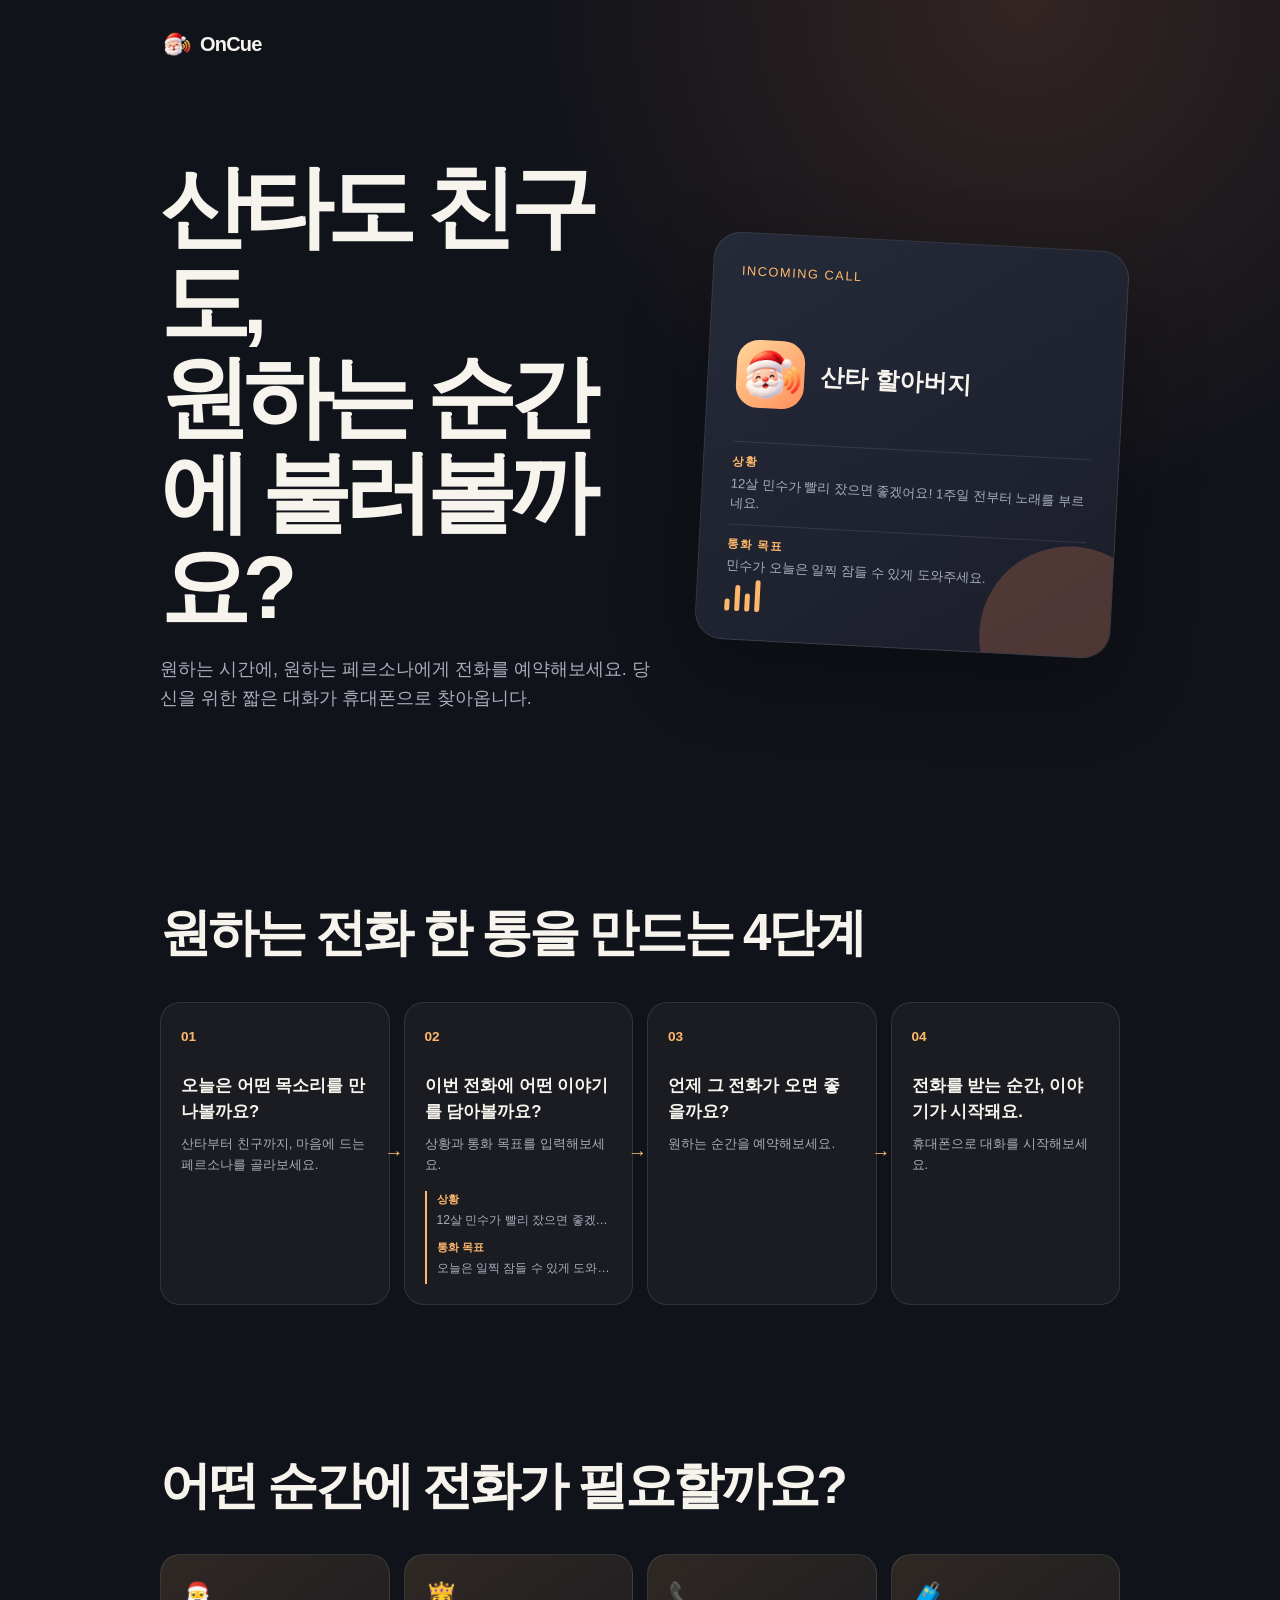
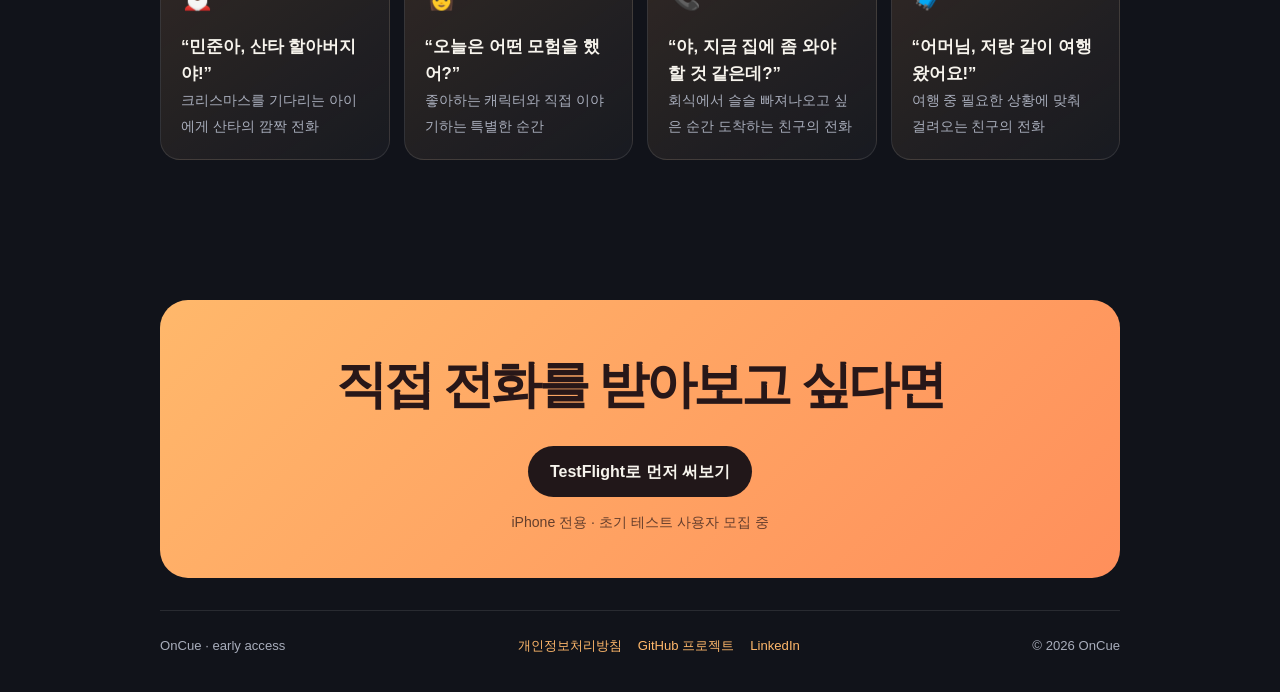
<file: index.html>
<!doctype html>
<html lang="ko">
  <head>
    <meta charset="utf-8" />
    <meta name="viewport" content="width=device-width, initial-scale=1" />
    <meta
      name="description"
      content="산타부터 친구까지, 원하는 순간 AI 페르소나에게 진짜 전화처럼 연락을 받아보세요."
    />
    <link rel="icon" type="image/png" href="assets/favicon.png" />
    <title>OnCue</title>
    <style>
      :root {
        color-scheme: dark;
        --background: #11131a;
        --surface: #1b1e29;
        --surface-light: #252a39;
        --text: #f7f4ed;
        --muted: #a8adbb;
        --accent: #ffb86b;
        --accent-strong: #ff8f5b;
        --line: rgba(255, 255, 255, 0.1);
      }

      * {
        box-sizing: border-box;
      }

      body {
        margin: 0;
        background:
          radial-gradient(circle at 80% 0%, rgba(255, 143, 91, 0.14), transparent 32rem),
          var(--background);
        color: var(--text);
        font-family: "Apple SD Gothic Neo", "Noto Sans KR", sans-serif;
        line-height: 1.6;
      }

      a {
        color: inherit;
      }

      .page {
        width: min(100% - 40px, 960px);
        margin: 0 auto;
      }

      header {
        display: flex;
        align-items: center;
        justify-content: space-between;
        padding: 28px 0;
      }

      .brand {
        display: flex;
        align-items: center;
        gap: 8px;
        font-size: 1.25rem;
        font-weight: 800;
        letter-spacing: -0.04em;
      }

      .brand-mark {
        width: 32px;
        height: 32px;
        object-fit: contain;
      }

      .badge {
        border: 1px solid rgba(255, 184, 107, 0.35);
        border-radius: 999px;
        color: var(--accent);
        font-size: 0.78rem;
        padding: 5px 10px;
      }

      .hero {
        display: grid;
        gap: 36px;
        grid-template-columns: 1.1fr 0.9fr;
        align-items: center;
        min-height: 520px;
        padding: 72px 0 92px;
      }

      h1,
      h2,
      p {
        margin-top: 0;
      }

      h1 {
        max-width: 620px;
        margin-bottom: 20px;
        font-size: clamp(2.8rem, 7vw, 5.8rem);
        line-height: 1.06;
        letter-spacing: -0.08em;
      }

      .hero-copy {
        max-width: 500px;
        color: var(--muted);
        font-size: 1.12rem;
      }

      .call-preview {
        position: relative;
        overflow: hidden;
        border: 1px solid var(--line);
        border-radius: 28px;
        background: linear-gradient(145deg, var(--surface-light), var(--surface));
        box-shadow: 0 28px 80px rgba(0, 0, 0, 0.3);
        padding: 28px;
        transform: rotate(3deg);
      }

      .call-preview::after {
        position: absolute;
        width: 180px;
        height: 180px;
        right: -50px;
        bottom: -70px;
        border-radius: 50%;
        background: var(--accent-strong);
        content: "";
        opacity: 0.22;
      }

      .call-label {
        color: var(--accent);
        font-size: 0.8rem;
        letter-spacing: 0.12em;
        text-transform: uppercase;
      }

      .caller {
        display: flex;
        align-items: center;
        gap: 16px;
        margin: 58px 0 34px;
      }

      .avatar {
        display: grid;
        width: 68px;
        height: 68px;
        place-items: center;
        border-radius: 22px;
        background: linear-gradient(135deg, #ffd69a, #ff8f5b);
        color: #301b19;
        font-size: 2rem;
      }

      .avatar img {
        width: 100%;
        height: 100%;
        object-fit: contain;
      }

      .caller-name {
        font-size: 1.5rem;
        font-weight: 700;
      }

      .caller-status {
        color: var(--muted);
        font-size: 0.9rem;
      }

      .call-brief {
        display: grid;
        gap: 12px;
        margin-top: 22px;
      }

      .brief-item {
        border-top: 1px solid var(--line);
        padding-top: 10px;
      }

      .brief-label {
        display: block;
        color: var(--accent);
        font-size: 0.72rem;
        font-weight: 700;
        letter-spacing: 0.08em;
      }

      .brief-copy {
        margin: 3px 0 0;
        color: var(--muted);
        font-size: 0.82rem;
        line-height: 1.45;
      }

      .pulse {
        display: flex;
        gap: 5px;
        align-items: end;
        height: 36px;
      }

      .pulse span {
        width: 5px;
        border-radius: 999px;
        background: var(--accent);
        animation: pulse 1.1s ease-in-out infinite alternate;
      }

      .pulse span:nth-child(1) { height: 12px; }
      .pulse span:nth-child(2) { height: 26px; animation-delay: 0.2s; }
      .pulse span:nth-child(3) { height: 18px; animation-delay: 0.4s; }
      .pulse span:nth-child(4) { height: 32px; animation-delay: 0.6s; }

      @keyframes pulse {
        to { transform: scaleY(0.45); opacity: 0.55; }
      }

      section {
        padding: 70px 0;
      }

      .section-kicker {
        margin-bottom: 8px;
        color: var(--accent);
        font-size: 0.8rem;
        font-weight: 700;
        letter-spacing: 0.12em;
        text-transform: uppercase;
      }

      h2 {
        margin-bottom: 28px;
        font-size: clamp(2rem, 4vw, 3.2rem);
        letter-spacing: -0.06em;
      }

      .steps,
      .personas {
        display: grid;
        gap: 14px;
        grid-template-columns: repeat(4, 1fr);
      }

      .steps {
        position: relative;
      }

      .step,
      .persona {
        min-height: 150px;
        border: 1px solid var(--line);
        border-radius: 20px;
        background: rgba(255, 255, 255, 0.04);
        padding: 20px;
      }

      .step {
        position: relative;
        min-height: 190px;
      }

      .step:not(:last-child)::after {
        position: absolute;
        top: 50%;
        right: -15px;
        color: var(--accent);
        content: "→";
        font-size: 1.2rem;
        transform: translateY(-50%);
      }

      .step-number {
        color: var(--accent);
        font-size: 0.85rem;
        font-weight: 700;
      }

      .step strong,
      .persona strong {
        display: block;
        margin-top: 24px;
        font-size: 1.05rem;
      }

      .step small {
        display: block;
        margin-top: 8px;
        color: var(--muted);
        font-size: 0.84rem;
        line-height: 1.5;
      }

      .step-example {
        display: grid;
        gap: 3px;
        margin-top: 16px;
        border-left: 2px solid var(--accent);
        padding-left: 10px;
      }

      .step-example span {
        color: var(--accent);
        font-size: 0.7rem;
        font-weight: 700;
      }

      .step-example p {
        overflow: hidden;
        margin: 0 0 7px;
        color: var(--muted);
        font-size: 0.76rem;
        line-height: 1.4;
        text-overflow: ellipsis;
        white-space: nowrap;
      }

      .persona {
        min-height: 190px;
        background: linear-gradient(145deg, rgba(255, 184, 107, 0.13), rgba(255, 255, 255, 0.03));
        transition: transform 180ms ease, border-color 180ms ease, background 180ms ease;
      }

      .persona:hover {
        transform: translateY(-4px);
        border-color: rgba(255, 184, 107, 0.35);
        background: linear-gradient(145deg, rgba(255, 184, 107, 0.18), rgba(255, 255, 255, 0.05));
      }

      .persona-icon {
        font-size: 1.65rem;
      }

      .persona .persona-icon + strong {
        margin-top: 16px;
      }

      .persona span {
        color: var(--muted);
        font-size: 0.88rem;
      }

      .cta {
        margin: 70px 0 32px;
        border-radius: 28px;
        background: linear-gradient(135deg, var(--accent), var(--accent-strong));
        color: #281718;
        padding: 44px 28px;
        text-align: center;
      }

      .cta h2 {
        margin-bottom: 20px;
      }

      .cta-button {
        display: inline-block;
        transition: transform 180ms ease, box-shadow 180ms ease;
        border-radius: 999px;
        background: #211719;
        color: var(--text);
        font-weight: 700;
        padding: 13px 22px;
        text-decoration: none;
      }

      .cta-button:hover {
        transform: translateY(-2px);
        box-shadow: 0 10px 28px rgba(33, 23, 25, 0.24);
      }

      .cta-note {
        margin: 14px 0 0;
        color: rgba(40, 23, 24, 0.72);
        font-size: 0.88rem;
      }

      footer {
        display: flex;
        justify-content: space-between;
        gap: 16px;
        border-top: 1px solid var(--line);
        color: var(--muted);
        font-size: 0.82rem;
        padding: 24px 0 36px;
      }

      .footer-links a {
        color: var(--accent);
        text-decoration: none;
      }

      .footer-links {
        display: flex;
        gap: 16px;
      }

      @media (max-width: 720px) {
        .page {
          width: min(100% - 28px, 560px);
        }

        .hero {
          grid-template-columns: 1fr;
          min-height: auto;
          padding: 60px 0 40px;
        }

        .call-preview {
          margin: 12px 18px 0;
        }

        .steps,
        .personas {
          grid-template-columns: repeat(2, 1fr);
        }

        .step:not(:last-child)::after {
          display: none;
        }

        footer {
          flex-direction: column;
        }
      }
    </style>
  </head>
  <body>
    <div class="page">
      <header>
        <div class="brand">
          <img class="brand-mark" src="assets/favicon.png" alt="OnCue 로고" />
          <span>OnCue</span>
        </div>
      </header>

      <main>
        <section class="hero" aria-labelledby="hero-title">
          <div>
            <h1 id="hero-title">산타도 친구도, <br/> 원하는 순간에 불러볼까요?</h1>
            <p class="hero-copy">
              원하는 시간에, 원하는 페르소나에게 전화를 예약해보세요.
              당신을 위한 짧은 대화가 휴대폰으로 찾아옵니다.
            </p>
          </div>

          <div class="call-preview" aria-label="OnCue 수신 전화 미리보기">
            <div class="call-label">Incoming call</div>
            <div class="caller">
              <div class="avatar"><img src="assets/favicon.png" alt="산타 할아버지" /></div>
              <div>
                <div class="caller-name">산타 할아버지</div>
              </div>
            </div>
            <div class="call-brief">
              <div class="brief-item">
                <span class="brief-label">상황</span>
                <p class="brief-copy">12살 민수가 빨리 잤으면 좋겠어요! 1주일 전부터 노래를 부르네요.</p>
              </div>
              <div class="brief-item">
                <span class="brief-label">통화 목표</span>
                <p class="brief-copy">민수가 오늘은 일찍 잠들 수 있게 도와주세요.</p>
              </div>
            </div>
            <div class="pulse" aria-hidden="true">
              <span></span><span></span><span></span><span></span>
            </div>
          </div>
        </section>

        <section aria-labelledby="steps-title">
          <h2 id="steps-title">원하는 전화 한 통을 만드는 4단계</h2>
          <div class="steps">
            <div class="step">
              <span class="step-number">01</span>
              <strong>오늘은 어떤 목소리를 만나볼까요?</strong>
              <small>산타부터 친구까지, 마음에 드는 페르소나를 골라보세요.</small>
            </div>
            <div class="step">
              <span class="step-number">02</span>
              <strong>이번 전화에 어떤 이야기를 담아볼까요?</strong>
              <small>상황과 통화 목표를 입력해보세요.</small>
              <div class="step-example">
                <span>상황</span>
                <p>12살 민수가 빨리 잤으면 좋겠어요...</p>
                <span>통화 목표</span>
                <p>오늘은 일찍 잠들 수 있게 도와주세요.</p>
              </div>
            </div>
            <div class="step">
              <span class="step-number">03</span>
              <strong>언제 그 전화가 오면 좋을까요?</strong>
              <small>원하는 순간을 예약해보세요.</small>
            </div>
            <div class="step">
              <span class="step-number">04</span>
              <strong>전화를 받는 순간, 이야기가 시작돼요.</strong>
              <small>휴대폰으로 대화를 시작해보세요.</small>
            </div>
          </div>
        </section>

        <section aria-labelledby="personas-title">
          <h2 id="personas-title">어떤 순간에 전화가 필요할까요?</h2>
          <div class="personas">
            <div class="persona"><div class="persona-icon">🎅</div><strong>“민준아, 산타 할아버지야!”</strong><span>크리스마스를 기다리는 아이에게 산타의 깜짝 전화</span></div>
            <div class="persona"><div class="persona-icon">👸</div><strong>“오늘은 어떤 모험을 했어?”</strong><span>좋아하는 캐릭터와 직접 이야기하는 특별한 순간</span></div>
            <div class="persona"><div class="persona-icon">📞</div><strong>“야, 지금 집에 좀 와야 할 것 같은데?”</strong><span>회식에서 슬슬 빠져나오고 싶은 순간 도착하는 친구의 전화</span></div>
            <div class="persona"><div class="persona-icon">🧳</div><strong>“어머님, 저랑 같이 여행 왔어요!”</strong><span>여행 중 필요한 상황에 맞춰 걸려오는 친구의 전화</span></div>
          </div>
        </section>

        <section class="cta" id="testflight" aria-labelledby="cta-title">
          <h2 id="cta-title">직접 전화를 받아보고 싶다면</h2>
          <a class="cta-button" href="https://testflight.apple.com/join/k74pbpMq" target="_blank" rel="noreferrer">TestFlight로 먼저 써보기</a>
          <p class="cta-note">iPhone 전용 · 초기 테스트 사용자 모집 중</p>
        </section>
      </main>

      <footer>
        <span>OnCue · early access</span>
        <nav class="footer-links" aria-label="관련 링크">
          <a href="privacy.html">개인정보처리방침</a>
          <a href="https://github.com/orgs/oncue-labs/repositories" target="_blank" rel="noreferrer">GitHub 프로젝트</a>
          <a href="https://www.linkedin.com/in/juyeon-kim-6a227a207/" target="_blank" rel="noreferrer">LinkedIn</a>
        </nav>
        <span>© 2026 OnCue</span>
      </footer>
    </div>
  </body>
</html>
</file>
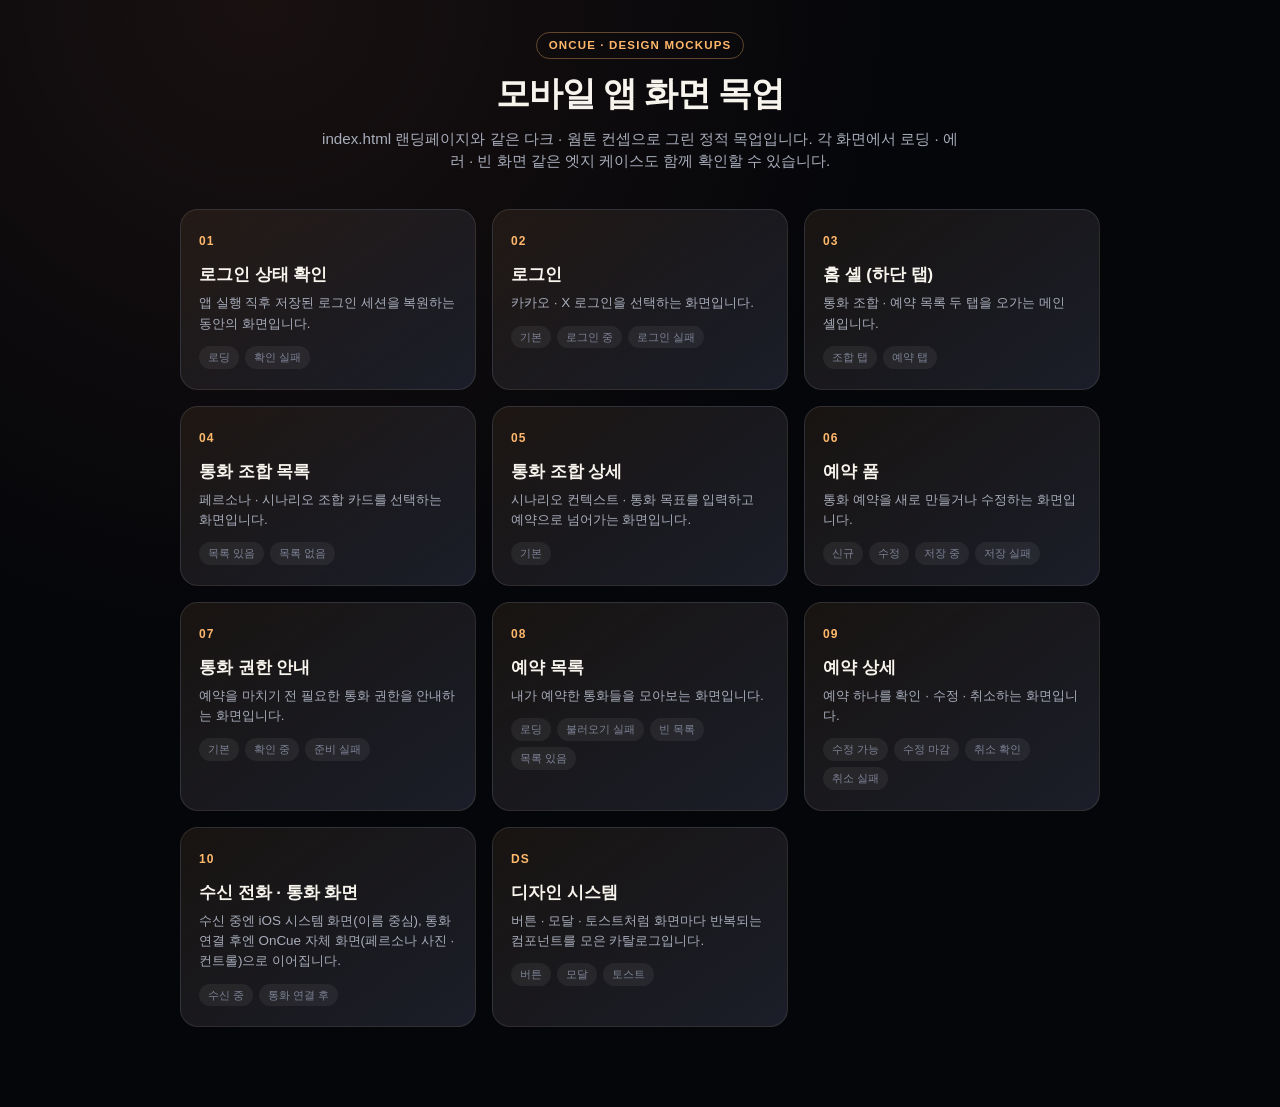
<file: design/mockups/index.html>
<!doctype html>
<html lang="ko">
  <head>
    <meta charset="utf-8" />
    <meta name="viewport" content="width=device-width, initial-scale=1" />
    <title>OnCue 모바일 목업</title>
    <link rel="stylesheet" href="tokens.css" />
    <style>
      .home-grid {
        display: grid;
        grid-template-columns: repeat(auto-fit, minmax(240px, 1fr));
        gap: 16px;
        max-width: 920px;
        margin: 0 auto;
      }

      .home-card {
        border: 1px solid var(--line);
        border-radius: 18px;
        background: linear-gradient(145deg, rgba(255, 184, 107, 0.08), var(--surface));
        padding: 18px 18px 20px;
        text-decoration: none;
        color: var(--text);
        transition: transform 160ms ease, border-color 160ms ease;
      }

      .home-card:hover {
        transform: translateY(-3px);
        border-color: rgba(255, 184, 107, 0.4);
      }

      .home-card .index {
        color: var(--accent);
        font-size: 0.75rem;
        font-weight: 700;
        letter-spacing: 0.08em;
      }

      .home-card h3 {
        margin: 10px 0 6px;
        font-size: 1.05rem;
      }

      .home-card p {
        margin: 0;
        color: var(--muted);
        font-size: 0.84rem;
        line-height: 1.5;
      }

      .home-card .states {
        display: flex;
        flex-wrap: wrap;
        gap: 6px;
        margin-top: 12px;
      }

      .home-card .states span {
        border-radius: 999px;
        background: rgba(255, 255, 255, 0.06);
        padding: 3px 9px;
        color: var(--muted-strong);
        font-size: 0.7rem;
      }
    </style>
  </head>
  <body>
    <div class="mockup-page">
      <header class="mockup-header">
        <span class="mockup-kicker">OnCue · Design mockups</span>
        <h1>모바일 앱 화면 목업</h1>
        <p>
          index.html 랜딩페이지와 같은 다크 · 웜톤 컨셉으로 그린 정적 목업입니다.
          각 화면에서 로딩 · 에러 · 빈 화면 같은 엣지 케이스도 함께 확인할 수 있습니다.
        </p>
      </header>

      <div class="home-grid">
        <a class="home-card" href="auth-gate.html">
          <span class="index">01</span>
          <h3>로그인 상태 확인</h3>
          <p>앱 실행 직후 저장된 로그인 세션을 복원하는 동안의 화면입니다.</p>
          <div class="states"><span>로딩</span><span>확인 실패</span></div>
        </a>

        <a class="home-card" href="login.html">
          <span class="index">02</span>
          <h3>로그인</h3>
          <p>카카오 · X 로그인을 선택하는 화면입니다.</p>
          <div class="states"><span>기본</span><span>로그인 중</span><span>로그인 실패</span></div>
        </a>

        <a class="home-card" href="home.html">
          <span class="index">03</span>
          <h3>홈 셸 (하단 탭)</h3>
          <p>통화 조합 · 예약 목록 두 탭을 오가는 메인 셸입니다.</p>
          <div class="states"><span>조합 탭</span><span>예약 탭</span></div>
        </a>

        <a class="home-card" href="combination-list.html">
          <span class="index">04</span>
          <h3>통화 조합 목록</h3>
          <p>페르소나 · 시나리오 조합 카드를 선택하는 화면입니다.</p>
          <div class="states"><span>목록 있음</span><span>목록 없음</span></div>
        </a>

        <a class="home-card" href="combination-detail.html">
          <span class="index">05</span>
          <h3>통화 조합 상세</h3>
          <p>시나리오 컨텍스트 · 통화 목표를 입력하고 예약으로 넘어가는 화면입니다.</p>
          <div class="states"><span>기본</span></div>
        </a>

        <a class="home-card" href="reservation-form.html">
          <span class="index">06</span>
          <h3>예약 폼</h3>
          <p>통화 예약을 새로 만들거나 수정하는 화면입니다.</p>
          <div class="states"><span>신규</span><span>수정</span><span>저장 중</span><span>저장 실패</span></div>
        </a>

        <a class="home-card" href="permission-guide.html">
          <span class="index">07</span>
          <h3>통화 권한 안내</h3>
          <p>예약을 마치기 전 필요한 통화 권한을 안내하는 화면입니다.</p>
          <div class="states"><span>기본</span><span>확인 중</span><span>준비 실패</span></div>
        </a>

        <a class="home-card" href="reservation-list.html">
          <span class="index">08</span>
          <h3>예약 목록</h3>
          <p>내가 예약한 통화들을 모아보는 화면입니다.</p>
          <div class="states"><span>로딩</span><span>불러오기 실패</span><span>빈 목록</span><span>목록 있음</span></div>
        </a>

        <a class="home-card" href="reservation-detail.html">
          <span class="index">09</span>
          <h3>예약 상세</h3>
          <p>예약 하나를 확인 · 수정 · 취소하는 화면입니다.</p>
          <div class="states"><span>수정 가능</span><span>수정 마감</span><span>취소 확인</span><span>취소 실패</span></div>
        </a>

        <a class="home-card" href="incoming-call.html">
          <span class="index">10</span>
          <h3>수신 전화 · 통화 화면</h3>
          <p>수신 중엔 iOS 시스템 화면(이름 중심), 통화 연결 후엔 OnCue 자체 화면(페르소나 사진 · 컨트롤)으로 이어집니다.</p>
          <div class="states"><span>수신 중</span><span>통화 연결 후</span></div>
        </a>

        <a class="home-card" href="design-system.html">
          <span class="index">DS</span>
          <h3>디자인 시스템</h3>
          <p>버튼 · 모달 · 토스트처럼 화면마다 반복되는 컴포넌트를 모은 카탈로그입니다.</p>
          <div class="states"><span>버튼</span><span>모달</span><span>토스트</span></div>
        </a>
      </div>
    </div>
  </body>
</html>
</file>
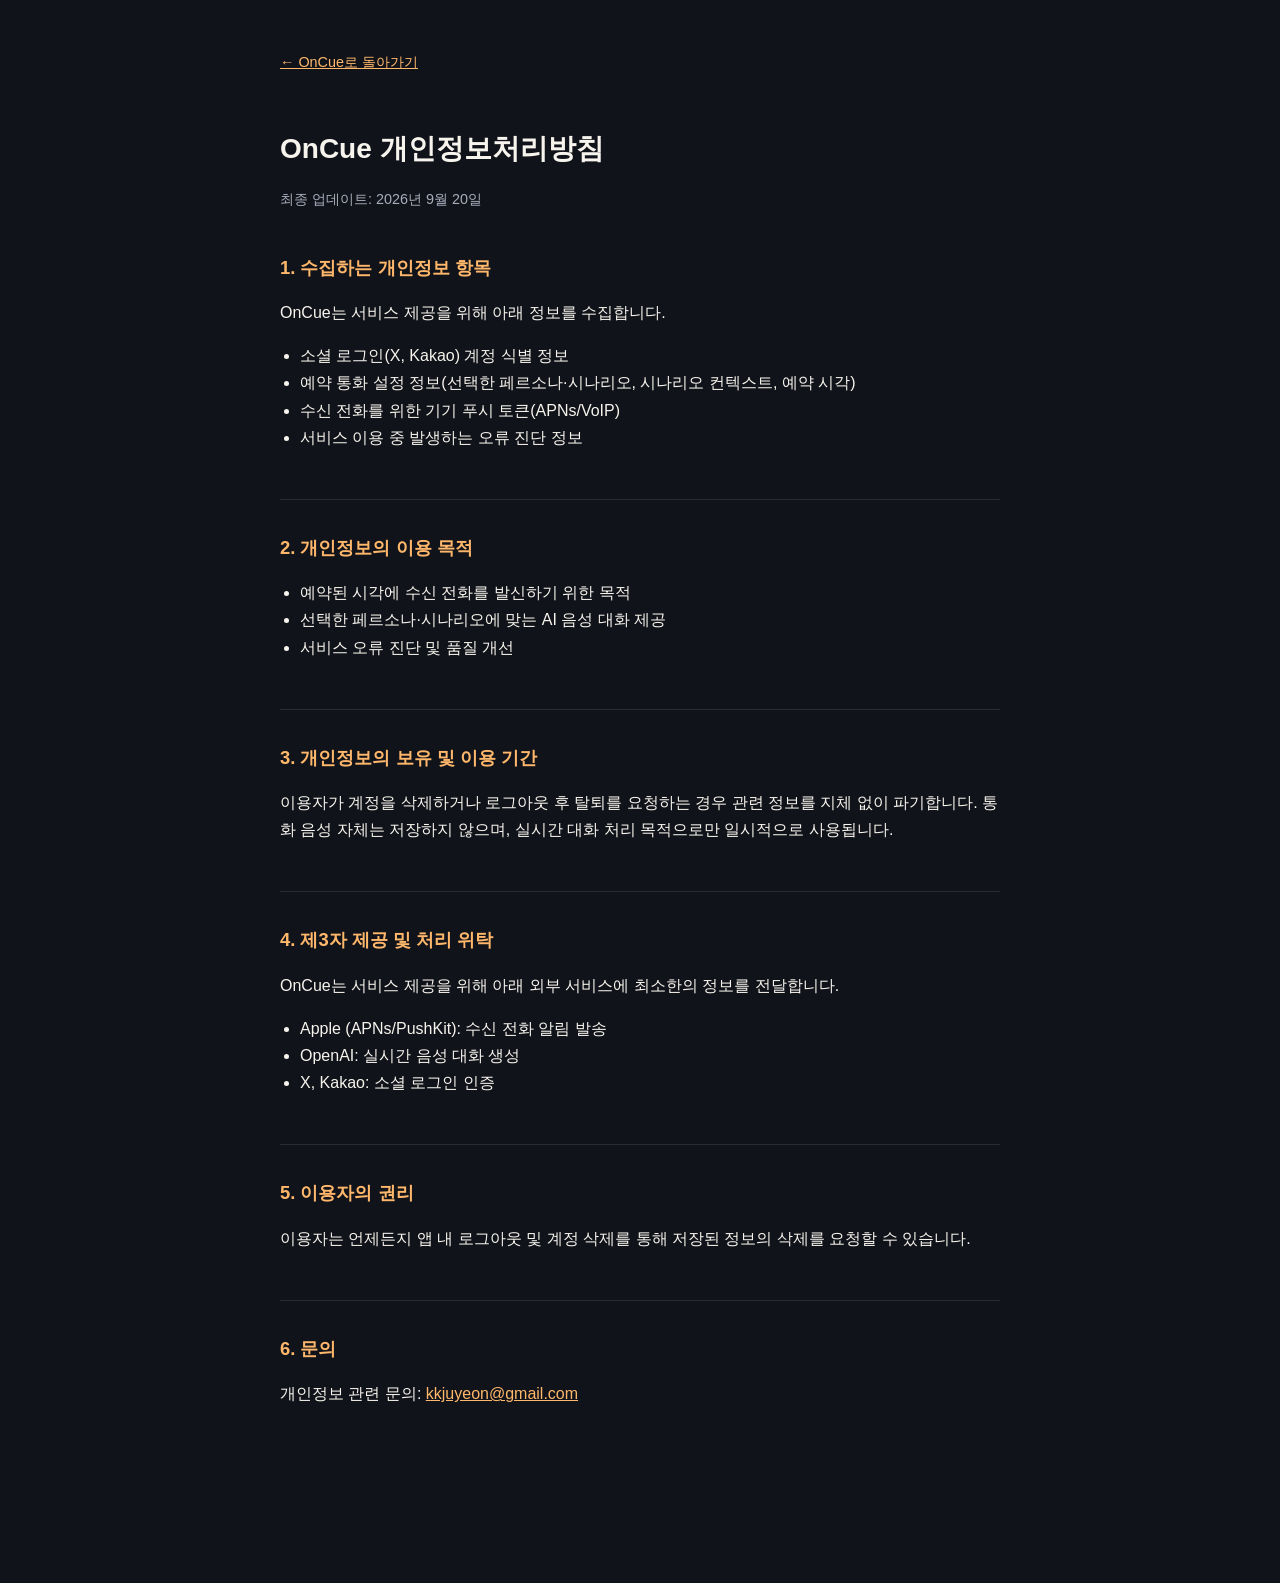
<file: privacy.html>
<!doctype html>
<html lang="ko">
  <head>
    <meta charset="utf-8" />
    <meta name="viewport" content="width=device-width, initial-scale=1" />
    <meta name="description" content="OnCue 개인정보처리방침" />
    <link rel="icon" type="image/png" href="assets/favicon.png" />
    <title>OnCue 개인정보처리방침</title>
    <style>
      :root {
        color-scheme: dark;
        --background: #11131a;
        --surface: #1b1e29;
        --text: #f7f4ed;
        --muted: #a8adbb;
        --accent: #ffb86b;
        --line: rgba(255, 255, 255, 0.1);
      }

      * {
        box-sizing: border-box;
      }

      body {
        margin: 0;
        background: var(--background);
        color: var(--text);
        font-family: "Apple SD Gothic Neo", "Noto Sans KR", sans-serif;
        line-height: 1.7;
      }

      a {
        color: var(--accent);
      }

      .page {
        width: min(100% - 40px, 720px);
        margin: 0 auto;
        padding: 48px 0 96px;
      }

      h1 {
        font-size: 1.75rem;
        margin-bottom: 8px;
      }

      .updated {
        color: var(--muted);
        font-size: 0.9rem;
        margin-bottom: 40px;
      }

      section {
        margin-bottom: 32px;
        padding-bottom: 32px;
        border-bottom: 1px solid var(--line);
      }

      section:last-of-type {
        border-bottom: none;
      }

      h2 {
        font-size: 1.15rem;
        color: var(--accent);
        margin-bottom: 12px;
      }

      p,
      li {
        color: var(--text);
      }

      ul {
        padding-left: 20px;
      }

      .back {
        display: inline-block;
        margin-bottom: 32px;
        font-size: 0.9rem;
      }
    </style>
  </head>
  <body>
    <div class="page">
      <a class="back" href="./">← OnCue로 돌아가기</a>
      <h1>OnCue 개인정보처리방침</h1>
      <p class="updated">최종 업데이트: 2026년 9월 20일</p>

      <section>
        <h2>1. 수집하는 개인정보 항목</h2>
        <p>OnCue는 서비스 제공을 위해 아래 정보를 수집합니다.</p>
        <ul>
          <li>소셜 로그인(X, Kakao) 계정 식별 정보</li>
          <li>예약 통화 설정 정보(선택한 페르소나·시나리오, 시나리오 컨텍스트, 예약 시각)</li>
          <li>수신 전화를 위한 기기 푸시 토큰(APNs/VoIP)</li>
          <li>서비스 이용 중 발생하는 오류 진단 정보</li>
        </ul>
      </section>

      <section>
        <h2>2. 개인정보의 이용 목적</h2>
        <ul>
          <li>예약된 시각에 수신 전화를 발신하기 위한 목적</li>
          <li>선택한 페르소나·시나리오에 맞는 AI 음성 대화 제공</li>
          <li>서비스 오류 진단 및 품질 개선</li>
        </ul>
      </section>

      <section>
        <h2>3. 개인정보의 보유 및 이용 기간</h2>
        <p>
          이용자가 계정을 삭제하거나 로그아웃 후 탈퇴를 요청하는 경우 관련
          정보를 지체 없이 파기합니다. 통화 음성 자체는 저장하지 않으며,
          실시간 대화 처리 목적으로만 일시적으로 사용됩니다.
        </p>
      </section>

      <section>
        <h2>4. 제3자 제공 및 처리 위탁</h2>
        <p>
          OnCue는 서비스 제공을 위해 아래 외부 서비스에 최소한의 정보를
          전달합니다.
        </p>
        <ul>
          <li>Apple (APNs/PushKit): 수신 전화 알림 발송</li>
          <li>OpenAI: 실시간 음성 대화 생성</li>
          <li>X, Kakao: 소셜 로그인 인증</li>
        </ul>
      </section>

      <section>
        <h2>5. 이용자의 권리</h2>
        <p>
          이용자는 언제든지 앱 내 로그아웃 및 계정 삭제를 통해 저장된 정보의
          삭제를 요청할 수 있습니다.
        </p>
      </section>

      <section>
        <h2>6. 문의</h2>
        <p>개인정보 관련 문의: <a href="mailto:kkjuyeon@gmail.com">kkjuyeon@gmail.com</a></p>
      </section>
    </div>
  </body>
</html>
</file>
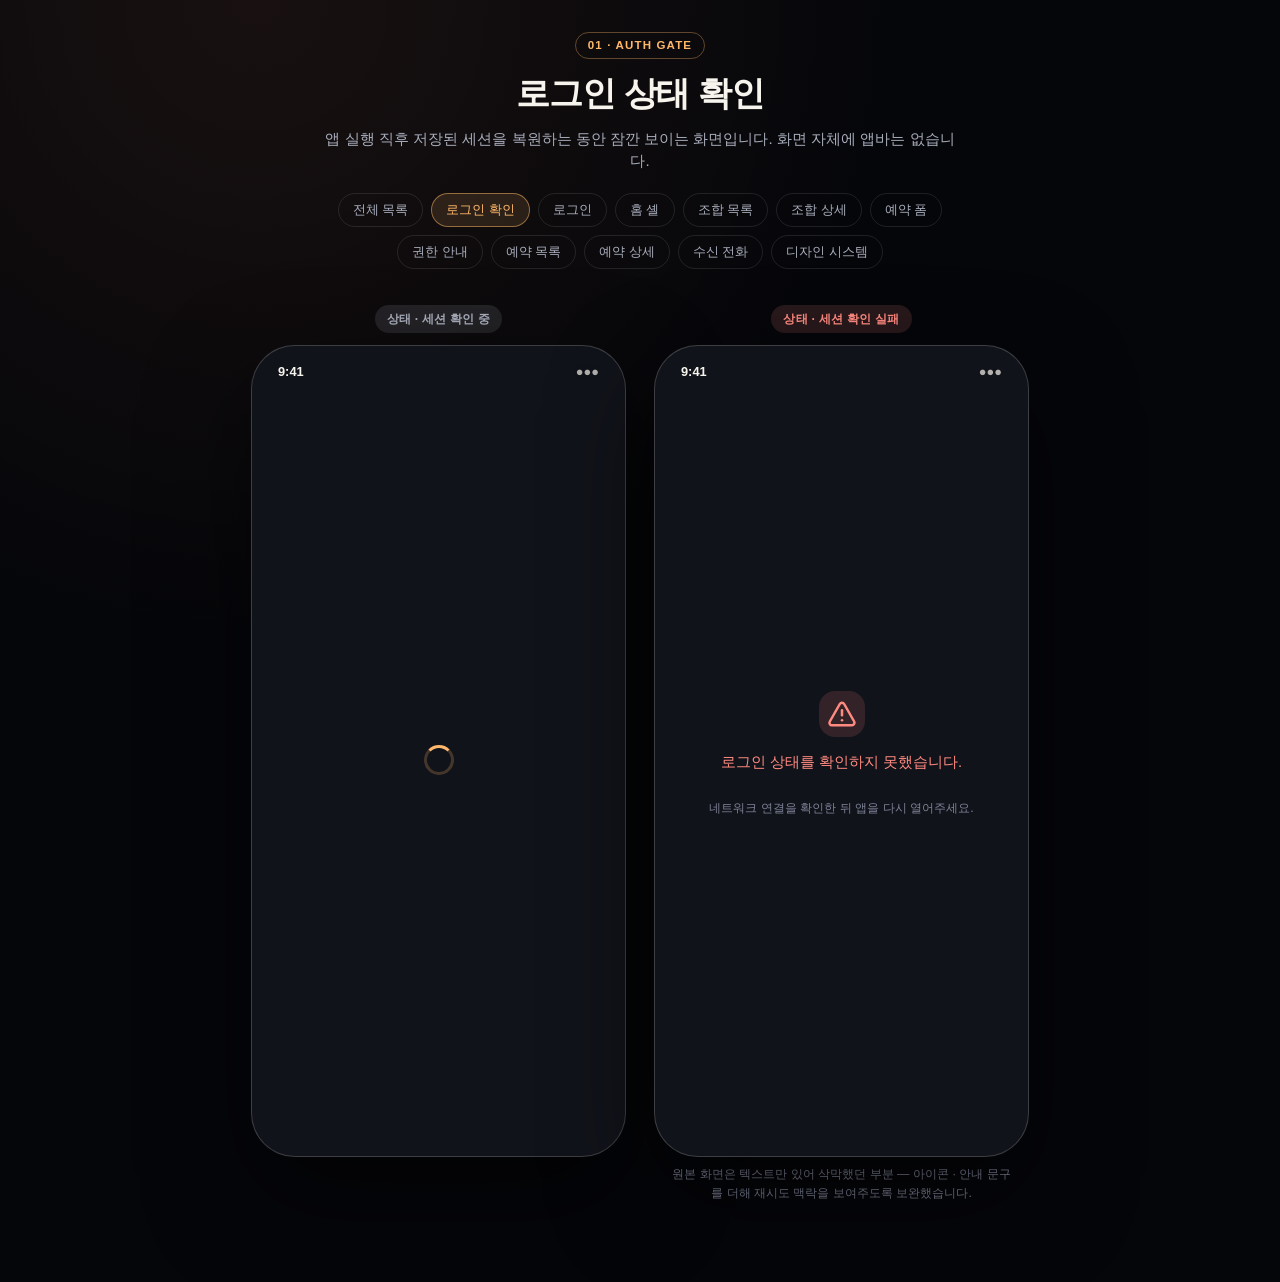
<file: design/mockups/auth-gate.html>
<!doctype html>
<html lang="ko">
  <head>
    <meta charset="utf-8" />
    <meta name="viewport" content="width=device-width, initial-scale=1" />
    <title>로그인 상태 확인 · OnCue 목업</title>
    <link rel="stylesheet" href="tokens.css" />
  </head>
  <body>
    <div class="mockup-page">
      <header class="mockup-header">
        <span class="mockup-kicker">01 · Auth gate</span>
        <h1>로그인 상태 확인</h1>
        <p>앱 실행 직후 저장된 세션을 복원하는 동안 잠깐 보이는 화면입니다. 화면 자체에 앱바는 없습니다.</p>
        <nav class="mockup-nav">
          <a href="index.html">전체 목록</a>
          <a class="current" href="auth-gate.html">로그인 확인</a>
          <a href="login.html">로그인</a>
          <a href="home.html">홈 셸</a>
          <a href="combination-list.html">조합 목록</a>
          <a href="combination-detail.html">조합 상세</a>
          <a href="reservation-form.html">예약 폼</a>
          <a href="permission-guide.html">권한 안내</a>
          <a href="reservation-list.html">예약 목록</a>
          <a href="reservation-detail.html">예약 상세</a>
          <a href="incoming-call.html">수신 전화</a>
          <a href="design-system.html">디자인 시스템</a>
        </nav>
      </header>

      <div class="state-gallery">
        <section class="state-block">
          <span class="state-label is-loading">상태 · 세션 확인 중</span>
          <div class="phone-frame">
            <div class="status-bar"><span>9:41</span><span class="dot">●●●</span></div>
            <div class="screen-body is-centered">
              <div class="spinner" aria-hidden="true"></div>
            </div>
          </div>
        </section>

        <section class="state-block">
          <span class="state-label is-error">상태 · 세션 확인 실패</span>
          <div class="phone-frame">
            <div class="status-bar"><span>9:41</span><span class="dot">●●●</span></div>
            <div class="screen-body is-centered">
              <span class="icon-badge is-danger" style="margin: 0 auto"><svg class="icon-lg" viewBox="0 0 24 24" fill="none" stroke="currentColor" stroke-width="2" stroke-linecap="round" stroke-linejoin="round"><path d="m21.73 18-8-14a2 2 0 0 0-3.48 0l-8 14A2 2 0 0 0 4 21h16a2 2 0 0 0 1.73-3"/><path d="M12 9v4"/><path d="M12 17h.01"/></svg></span>
              <p class="error-text" style="font-size: 0.92rem">로그인 상태를 확인하지 못했습니다.</p>
              <p class="text-hint">네트워크 연결을 확인한 뒤 앱을 다시 열어주세요.</p>
            </div>
          </div>
          <p class="state-note">원본 화면은 텍스트만 있어 삭막했던 부분 — 아이콘 · 안내 문구를 더해 재시도 맥락을 보여주도록 보완했습니다.</p>
        </section>
      </div>
    </div>
  </body>
</html>
</file>
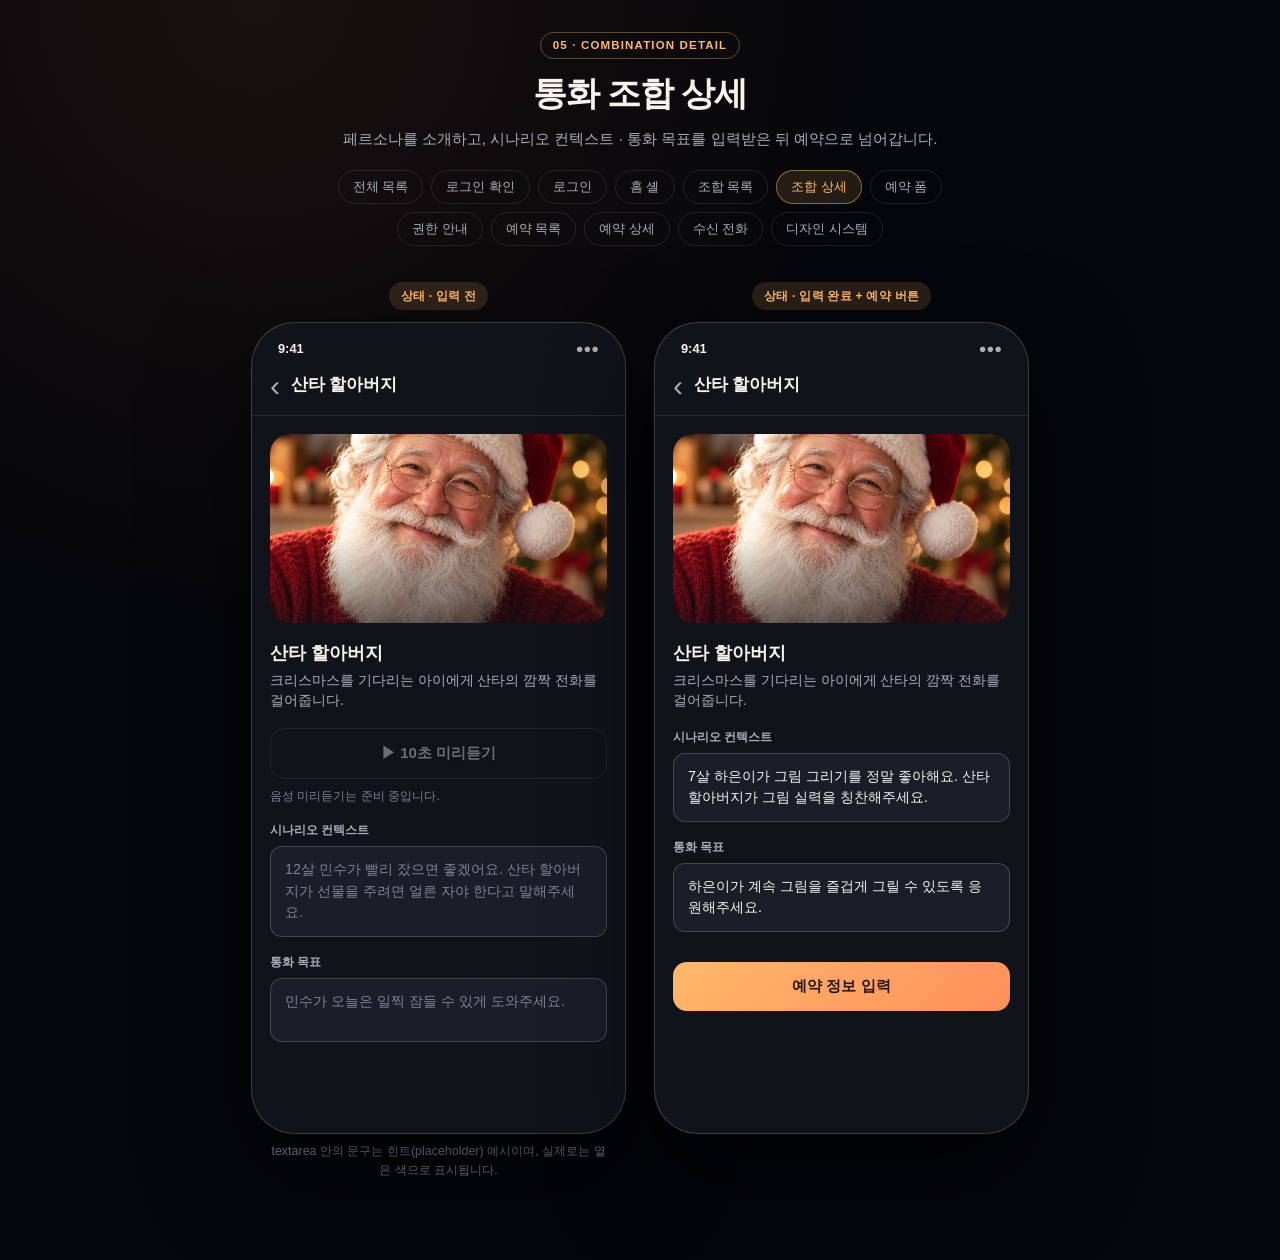
<file: design/mockups/combination-detail.html>
<!doctype html>
<html lang="ko">
  <head>
    <meta charset="utf-8" />
    <meta name="viewport" content="width=device-width, initial-scale=1" />
    <title>통화 조합 상세 · OnCue 목업</title>
    <link rel="stylesheet" href="tokens.css" />
  </head>
  <body>
    <div class="mockup-page">
      <header class="mockup-header">
        <span class="mockup-kicker">05 · Combination detail</span>
        <h1>통화 조합 상세</h1>
        <p>페르소나를 소개하고, 시나리오 컨텍스트 · 통화 목표를 입력받은 뒤 예약으로 넘어갑니다.</p>
        <nav class="mockup-nav">
          <a href="index.html">전체 목록</a>
          <a href="auth-gate.html">로그인 확인</a>
          <a href="login.html">로그인</a>
          <a href="home.html">홈 셸</a>
          <a href="combination-list.html">조합 목록</a>
          <a class="current" href="combination-detail.html">조합 상세</a>
          <a href="reservation-form.html">예약 폼</a>
          <a href="permission-guide.html">권한 안내</a>
          <a href="reservation-list.html">예약 목록</a>
          <a href="reservation-detail.html">예약 상세</a>
          <a href="incoming-call.html">수신 전화</a>
          <a href="design-system.html">디자인 시스템</a>
        </nav>
      </header>

      <div class="state-gallery">
        <section class="state-block">
          <span class="state-label is-default">상태 · 입력 전</span>
          <div class="phone-frame">
            <div class="status-bar"><span>9:41</span><span class="dot">●●●</span></div>
            <div class="app-bar"><span class="back">‹</span><h2>산타 할아버지</h2></div>
            <div class="screen-body stack-16">
              <div class="persona-hero"><img src="images/personas/santa.png" alt="산타 할아버지" /></div>
              <div>
                <p style="margin: 0 0 4px; font-size: 1.15rem; font-weight: 700">산타 할아버지</p>
                <p class="text-muted" style="margin: 0">크리스마스를 기다리는 아이에게 산타의 깜짝 전화를 걸어줍니다.</p>
              </div>
              <div class="btn-outline is-disabled" style="display: flex; align-items: center; justify-content: center; gap: 6px">
                ▶ 10초 미리듣기
              </div>
              <p class="text-hint" style="margin-top: 8px">음성 미리듣기는 준비 중입니다.</p>
              <div class="field">
                <label>시나리오 컨텍스트</label>
                <div class="textarea">12살 민수가 빨리 잤으면 좋겠어요. 산타 할아버지가 선물을 주려면 얼른 자야 한다고 말해주세요.</div>
              </div>
              <div class="field">
                <label>통화 목표</label>
                <div class="textarea">민수가 오늘은 일찍 잠들 수 있게 도와주세요.</div>
              </div>
            </div>
          </div>
          <p class="state-note">textarea 안의 문구는 힌트(placeholder) 예시이며, 실제로는 옅은 색으로 표시됩니다.</p>
        </section>

        <section class="state-block">
          <span class="state-label is-default">상태 · 입력 완료 + 예약 버튼</span>
          <div class="phone-frame">
            <div class="status-bar"><span>9:41</span><span class="dot">●●●</span></div>
            <div class="app-bar"><span class="back">‹</span><h2>산타 할아버지</h2></div>
            <div class="screen-body stack-16">
              <div class="persona-hero"><img src="images/personas/santa.png" alt="산타 할아버지" /></div>
              <div>
                <p style="margin: 0 0 4px; font-size: 1.15rem; font-weight: 700">산타 할아버지</p>
                <p class="text-muted" style="margin: 0">크리스마스를 기다리는 아이에게 산타의 깜짝 전화를 걸어줍니다.</p>
              </div>
              <div class="field">
                <label>시나리오 컨텍스트</label>
                <div class="textarea has-value">7살 하은이가 그림 그리기를 정말 좋아해요. 산타 할아버지가 그림 실력을 칭찬해주세요.</div>
              </div>
              <div class="field">
                <label>통화 목표</label>
                <div class="textarea has-value">하은이가 계속 그림을 즐겁게 그릴 수 있도록 응원해주세요.</div>
              </div>
              <div class="btn-primary">예약 정보 입력</div>
            </div>
          </div>
        </section>
      </div>
    </div>
  </body>
</html>
</file>
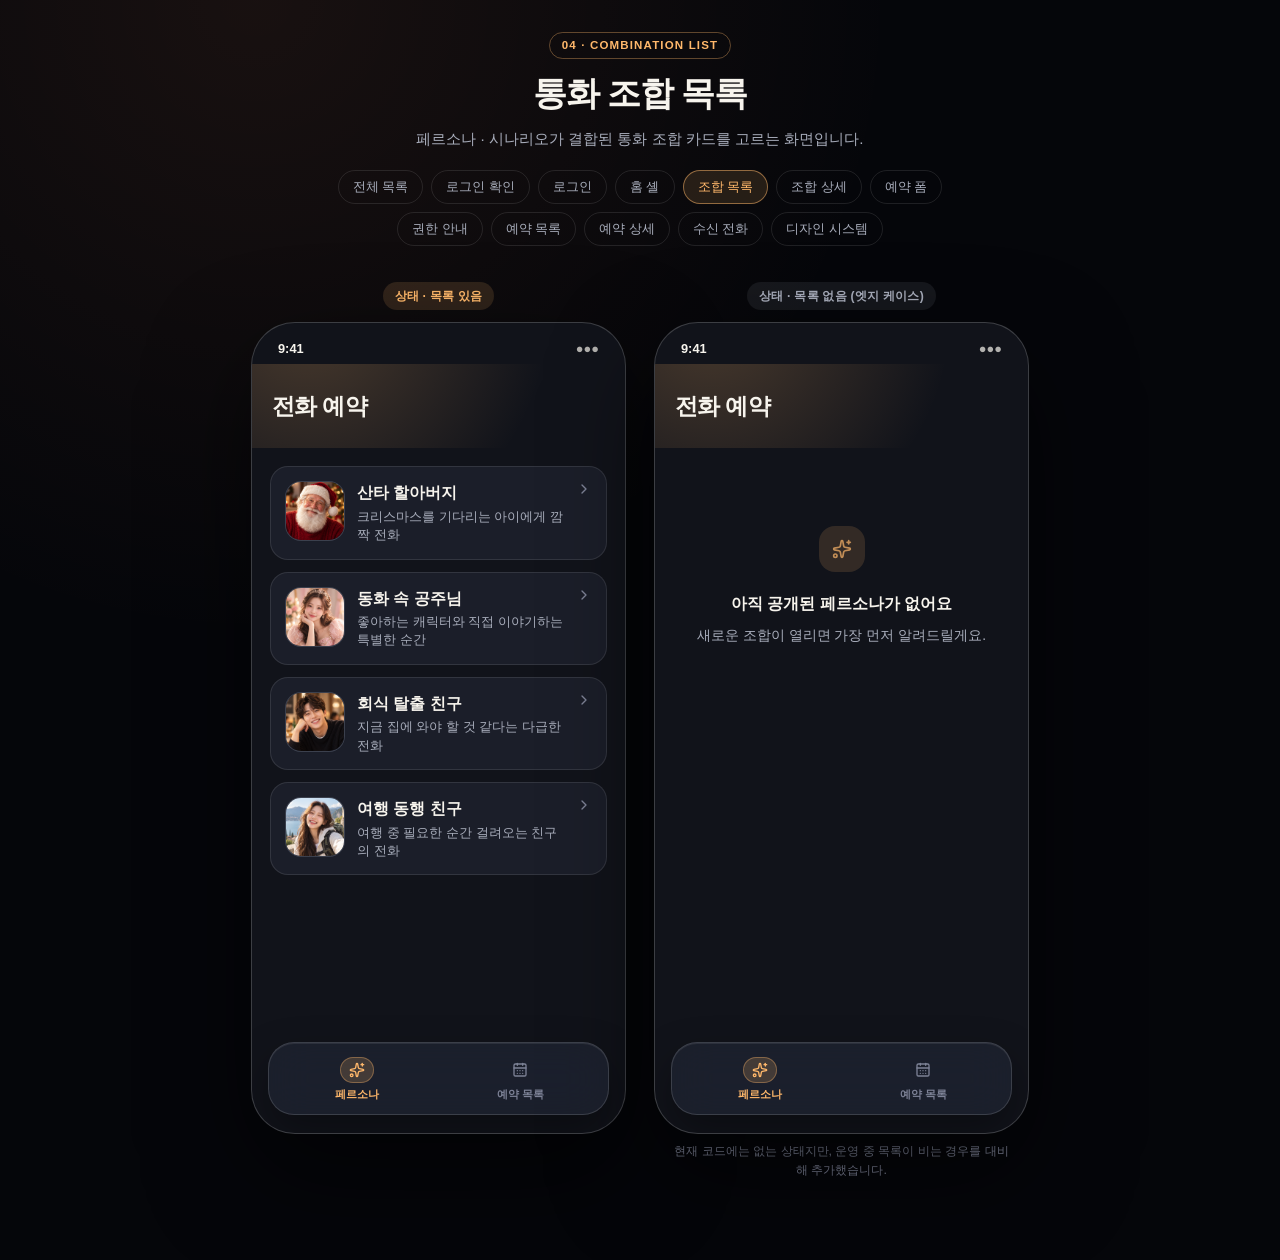
<file: design/mockups/combination-list.html>
<!doctype html>
<html lang="ko">
  <head>
    <meta charset="utf-8" />
    <meta name="viewport" content="width=device-width, initial-scale=1" />
    <title>통화 조합 목록 · OnCue 목업</title>
    <link rel="stylesheet" href="tokens.css" />
  </head>
  <body>
    <div class="mockup-page">
      <header class="mockup-header">
        <span class="mockup-kicker">04 · Combination list</span>
        <h1>통화 조합 목록</h1>
        <p>페르소나 · 시나리오가 결합된 통화 조합 카드를 고르는 화면입니다.</p>
        <nav class="mockup-nav">
          <a href="index.html">전체 목록</a>
          <a href="auth-gate.html">로그인 확인</a>
          <a href="login.html">로그인</a>
          <a href="home.html">홈 셸</a>
          <a class="current" href="combination-list.html">조합 목록</a>
          <a href="combination-detail.html">조합 상세</a>
          <a href="reservation-form.html">예약 폼</a>
          <a href="permission-guide.html">권한 안내</a>
          <a href="reservation-list.html">예약 목록</a>
          <a href="reservation-detail.html">예약 상세</a>
          <a href="incoming-call.html">수신 전화</a>
          <a href="design-system.html">디자인 시스템</a>
        </nav>
      </header>

      <div class="state-gallery">
        <section class="state-block">
          <span class="state-label is-default">상태 · 목록 있음</span>
          <div class="phone-frame">
            <div class="status-bar"><span>9:41</span><span class="dot">●●●</span></div>
            <div class="header-banner">
              <h2>전화 예약</h2>
            </div>
            <div class="screen-body has-tab-bar stack-12">
              <div class="card">
                <div class="card-row">
                  <div class="avatar"><img src="images/personas/santa.png" alt="산타 할아버지" /></div>
                  <div>
                    <p class="list-title">산타 할아버지</p>
                    <p class="list-sub">크리스마스를 기다리는 아이에게 깜짝 전화</p>
                  </div>
                  <svg class="icon icon-sm chevron" viewBox="0 0 24 24" fill="none" stroke="currentColor" stroke-width="2" stroke-linecap="round" stroke-linejoin="round"><path d="m9 18 6-6-6-6"/></svg>
                </div>
              </div>
              <div class="card">
                <div class="card-row">
                  <div class="avatar"><img src="images/personas/princess.png" alt="동화 속 공주님" /></div>
                  <div>
                    <p class="list-title">동화 속 공주님</p>
                    <p class="list-sub">좋아하는 캐릭터와 직접 이야기하는 특별한 순간</p>
                  </div>
                  <svg class="icon icon-sm chevron" viewBox="0 0 24 24" fill="none" stroke="currentColor" stroke-width="2" stroke-linecap="round" stroke-linejoin="round"><path d="m9 18 6-6-6-6"/></svg>
                </div>
              </div>
              <div class="card">
                <div class="card-row">
                  <div class="avatar"><img src="images/personas/friend.png" alt="회식 탈출 친구" /></div>
                  <div>
                    <p class="list-title">회식 탈출 친구</p>
                    <p class="list-sub">지금 집에 와야 할 것 같다는 다급한 전화</p>
                  </div>
                  <svg class="icon icon-sm chevron" viewBox="0 0 24 24" fill="none" stroke="currentColor" stroke-width="2" stroke-linecap="round" stroke-linejoin="round"><path d="m9 18 6-6-6-6"/></svg>
                </div>
              </div>
              <div class="card">
                <div class="card-row">
                  <div class="avatar"><img src="images/personas/travel-friend.png" alt="여행 동행 친구" /></div>
                  <div>
                    <p class="list-title">여행 동행 친구</p>
                    <p class="list-sub">여행 중 필요한 순간 걸려오는 친구의 전화</p>
                  </div>
                  <svg class="icon icon-sm chevron" viewBox="0 0 24 24" fill="none" stroke="currentColor" stroke-width="2" stroke-linecap="round" stroke-linejoin="round"><path d="m9 18 6-6-6-6"/></svg>
                </div>
              </div>
            </div>
            <div class="tab-bar">
              <div class="tab-item is-active">
                <span class="tab-icon-wrap"><svg class="icon icon-sm" viewBox="0 0 24 24" fill="none" stroke="currentColor" stroke-width="2" stroke-linecap="round" stroke-linejoin="round"><path d="M11.017 2.814a1 1 0 0 1 1.966 0l1.051 5.558a2 2 0 0 0 1.594 1.594l5.558 1.051a1 1 0 0 1 0 1.966l-5.558 1.051a2 2 0 0 0-1.594 1.594l-1.051 5.558a1 1 0 0 1-1.966 0l-1.051-5.558a2 2 0 0 0-1.594-1.594l-5.558-1.051a1 1 0 0 1 0-1.966l5.558-1.051a2 2 0 0 0 1.594-1.594z"/><path d="M20 2v4"/><path d="M22 4h-4"/><circle cx="4" cy="20" r="2"/></svg></span>
                페르소나
              </div>
              <div class="tab-item">
                <span class="tab-icon-wrap"><svg class="icon icon-sm" viewBox="0 0 24 24" fill="none" stroke="currentColor" stroke-width="2" stroke-linecap="round" stroke-linejoin="round"><path d="M8 2v3"/><path d="M16 2v3"/><rect x="3" y="3" width="18" height="18" rx="2"/><path d="M3 9h18"/><path d="M8 13h.01"/><path d="M12 13h.01"/><path d="M16 13h.01"/><path d="M8 17h.01"/><path d="M12 17h.01"/><path d="M16 17h.01"/></svg></span>
                예약 목록
              </div>
            </div>
          </div>
        </section>

        <section class="state-block">
          <span class="state-label is-empty">상태 · 목록 없음 (엣지 케이스)</span>
          <div class="phone-frame">
            <div class="status-bar"><span>9:41</span><span class="dot">●●●</span></div>
            <div class="header-banner">
              <h2>전화 예약</h2>
            </div>
            <div class="screen-body has-tab-bar">
              <div class="empty-state">
                <span class="icon-badge is-accent"><svg class="icon" viewBox="0 0 24 24" fill="none" stroke="currentColor" stroke-width="2" stroke-linecap="round" stroke-linejoin="round"><path d="M11.017 2.814a1 1 0 0 1 1.966 0l1.051 5.558a2 2 0 0 0 1.594 1.594l5.558 1.051a1 1 0 0 1 0 1.966l-5.558 1.051a2 2 0 0 0-1.594 1.594l-1.051 5.558a1 1 0 0 1-1.966 0l-1.051-5.558a2 2 0 0 0-1.594-1.594l-5.558-1.051a1 1 0 0 1 0-1.966l5.558-1.051a2 2 0 0 0 1.594-1.594z"/><path d="M20 2v4"/><path d="M22 4h-4"/><circle cx="4" cy="20" r="2"/></svg></span>
                <p style="margin: 10px 0 0; font-weight: 700; color: var(--text)">아직 공개된 페르소나가 없어요</p>
                <p class="text-muted" style="margin: 0">새로운 조합이 열리면 가장 먼저 알려드릴게요.</p>
              </div>
            </div>
            <div class="tab-bar">
              <div class="tab-item is-active">
                <span class="tab-icon-wrap"><svg class="icon icon-sm" viewBox="0 0 24 24" fill="none" stroke="currentColor" stroke-width="2" stroke-linecap="round" stroke-linejoin="round"><path d="M11.017 2.814a1 1 0 0 1 1.966 0l1.051 5.558a2 2 0 0 0 1.594 1.594l5.558 1.051a1 1 0 0 1 0 1.966l-5.558 1.051a2 2 0 0 0-1.594 1.594l-1.051 5.558a1 1 0 0 1-1.966 0l-1.051-5.558a2 2 0 0 0-1.594-1.594l-5.558-1.051a1 1 0 0 1 0-1.966l5.558-1.051a2 2 0 0 0 1.594-1.594z"/><path d="M20 2v4"/><path d="M22 4h-4"/><circle cx="4" cy="20" r="2"/></svg></span>
                페르소나
              </div>
              <div class="tab-item">
                <span class="tab-icon-wrap"><svg class="icon icon-sm" viewBox="0 0 24 24" fill="none" stroke="currentColor" stroke-width="2" stroke-linecap="round" stroke-linejoin="round"><path d="M8 2v3"/><path d="M16 2v3"/><rect x="3" y="3" width="18" height="18" rx="2"/><path d="M3 9h18"/><path d="M8 13h.01"/><path d="M12 13h.01"/><path d="M16 13h.01"/><path d="M8 17h.01"/><path d="M12 17h.01"/><path d="M16 17h.01"/></svg></span>
                예약 목록
              </div>
            </div>
          </div>
          <p class="state-note">현재 코드에는 없는 상태지만, 운영 중 목록이 비는 경우를 대비해 추가했습니다.</p>
        </section>
      </div>
    </div>
  </body>
</html>
</file>
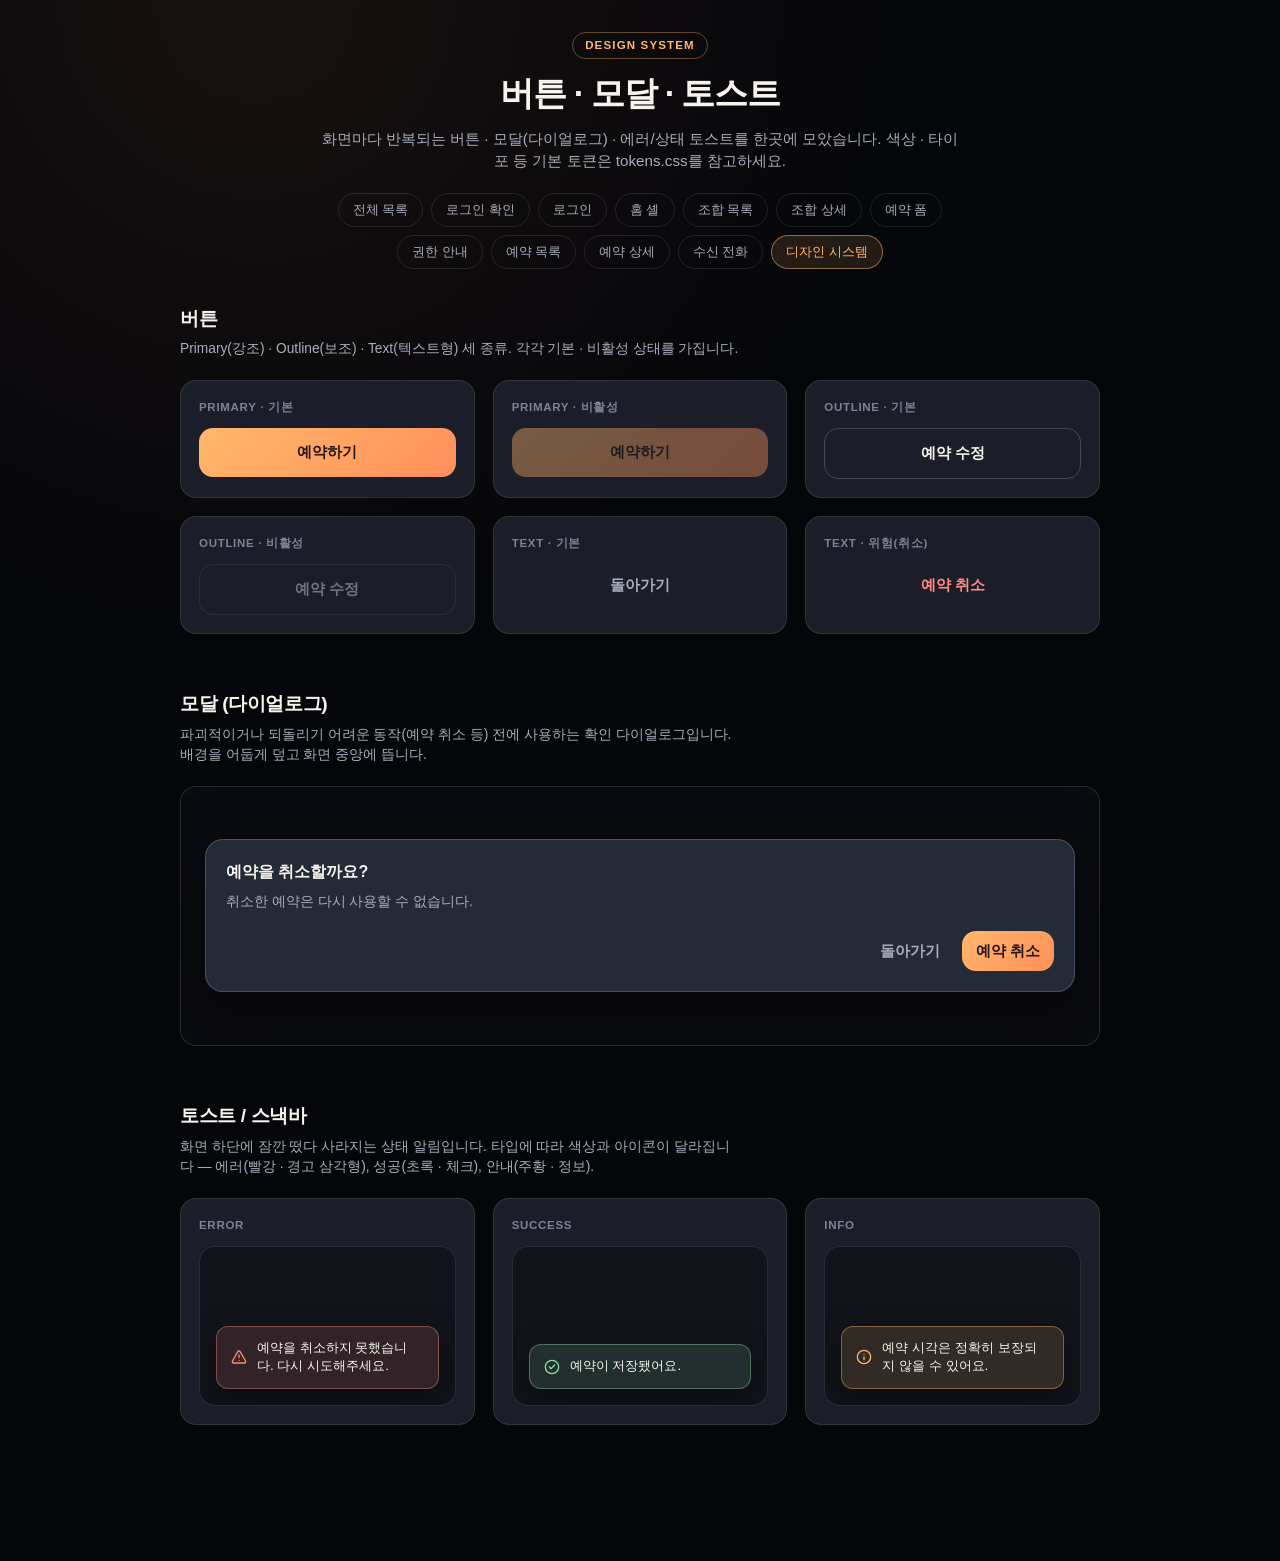
<file: design/mockups/design-system.html>
<!doctype html>
<html lang="ko">
  <head>
    <meta charset="utf-8" />
    <meta name="viewport" content="width=device-width, initial-scale=1" />
    <title>디자인 시스템 · OnCue 목업</title>
    <link rel="stylesheet" href="tokens.css" />
    <style>
      .ds-section {
        max-width: 920px;
        margin: 0 auto 56px;
      }

      .ds-section h2 {
        margin: 0 0 6px;
        font-size: 1.2rem;
        letter-spacing: -0.02em;
      }

      .ds-section .ds-desc {
        margin: 0 0 20px;
        color: var(--muted);
        font-size: 0.86rem;
        max-width: 560px;
      }

      .ds-grid {
        display: grid;
        grid-template-columns: repeat(auto-fit, minmax(220px, 1fr));
        gap: 18px;
      }

      .ds-card {
        border: 1px solid var(--line);
        border-radius: 16px;
        background: var(--surface);
        padding: 18px;
      }

      .ds-card .ds-label {
        display: block;
        margin-bottom: 12px;
        color: var(--muted-strong);
        font-size: 0.72rem;
        font-weight: 700;
        letter-spacing: 0.06em;
        text-transform: uppercase;
      }

      .component-stage {
        position: relative;
        overflow: hidden;
        min-height: 160px;
        border-radius: 16px;
        background: var(--background);
        border: 1px solid var(--line);
      }

      .component-stage.is-tall {
        min-height: 260px;
      }

      .stage-fill {
        position: absolute;
        inset: 0;
        display: flex;
        align-items: center;
        justify-content: center;
        padding: 20px;
      }
    </style>
  </head>
  <body>
    <div class="mockup-page">
      <header class="mockup-header">
        <span class="mockup-kicker">Design system</span>
        <h1>버튼 · 모달 · 토스트</h1>
        <p>화면마다 반복되는 버튼 · 모달(다이얼로그) · 에러/상태 토스트를 한곳에 모았습니다. 색상 · 타이포 등 기본 토큰은 tokens.css를 참고하세요.</p>
        <nav class="mockup-nav">
          <a href="index.html">전체 목록</a>
          <a href="auth-gate.html">로그인 확인</a>
          <a href="login.html">로그인</a>
          <a href="home.html">홈 셸</a>
          <a href="combination-list.html">조합 목록</a>
          <a href="combination-detail.html">조합 상세</a>
          <a href="reservation-form.html">예약 폼</a>
          <a href="permission-guide.html">권한 안내</a>
          <a href="reservation-list.html">예약 목록</a>
          <a href="reservation-detail.html">예약 상세</a>
          <a href="incoming-call.html">수신 전화</a>
          <a class="current" href="design-system.html">디자인 시스템</a>
        </nav>
      </header>

      <section class="ds-section">
        <h2>버튼</h2>
        <p class="ds-desc">Primary(강조) · Outline(보조) · Text(텍스트형) 세 종류. 각각 기본 · 비활성 상태를 가집니다.</p>
        <div class="ds-grid">
          <div class="ds-card">
            <span class="ds-label">Primary · 기본</span>
            <div class="btn-primary">예약하기</div>
          </div>
          <div class="ds-card">
            <span class="ds-label">Primary · 비활성</span>
            <div class="btn-primary is-disabled">예약하기</div>
          </div>
          <div class="ds-card">
            <span class="ds-label">Outline · 기본</span>
            <div class="btn-outline">예약 수정</div>
          </div>
          <div class="ds-card">
            <span class="ds-label">Outline · 비활성</span>
            <div class="btn-outline is-disabled">예약 수정</div>
          </div>
          <div class="ds-card">
            <span class="ds-label">Text · 기본</span>
            <div class="btn-text">돌아가기</div>
          </div>
          <div class="ds-card">
            <span class="ds-label">Text · 위험(취소)</span>
            <div class="btn-text btn-danger-text">예약 취소</div>
          </div>
        </div>
      </section>

      <section class="ds-section">
        <h2>모달 (다이얼로그)</h2>
        <p class="ds-desc">파괴적이거나 되돌리기 어려운 동작(예약 취소 등) 전에 사용하는 확인 다이얼로그입니다. 배경을 어둡게 덮고 화면 중앙에 뜹니다.</p>
        <div class="component-stage is-tall">
          <div class="dialog-overlay" style="position: absolute">
            <div class="dialog-box">
              <h3>예약을 취소할까요?</h3>
              <p>취소한 예약은 다시 사용할 수 없습니다.</p>
              <div class="dialog-actions">
                <div class="btn-text">돌아가기</div>
                <div class="btn-primary">예약 취소</div>
              </div>
            </div>
          </div>
        </div>
      </section>

      <section class="ds-section">
        <h2>토스트 / 스낵바</h2>
        <p class="ds-desc">화면 하단에 잠깐 떴다 사라지는 상태 알림입니다. 타입에 따라 색상과 아이콘이 달라집니다 — 에러(빨강 · 경고 삼각형), 성공(초록 · 체크), 안내(주황 · 정보).</p>
        <div class="ds-grid">
          <div class="ds-card">
            <span class="ds-label">Error</span>
            <div class="component-stage">
              <div class="snackbar is-error" style="position: absolute; left: 16px; right: 16px; bottom: 16px">
                <svg class="icon icon-sm" viewBox="0 0 24 24" fill="none" stroke="currentColor" stroke-width="2" stroke-linecap="round" stroke-linejoin="round"><path d="m21.73 18-8-14a2 2 0 0 0-3.48 0l-8 14A2 2 0 0 0 4 21h16a2 2 0 0 0 1.73-3"/><path d="M12 9v4"/><path d="M12 17h.01"/></svg>
                <span>예약을 취소하지 못했습니다. 다시 시도해주세요.</span>
              </div>
            </div>
          </div>
          <div class="ds-card">
            <span class="ds-label">Success</span>
            <div class="component-stage">
              <div class="snackbar is-success" style="position: absolute; left: 16px; right: 16px; bottom: 16px">
                <svg class="icon icon-sm" viewBox="0 0 24 24" fill="none" stroke="currentColor" stroke-width="2" stroke-linecap="round" stroke-linejoin="round"><circle cx="12" cy="12" r="10"/><path d="m16 9-5.5 5.5L8 12"/></svg>
                <span>예약이 저장됐어요.</span>
              </div>
            </div>
          </div>
          <div class="ds-card">
            <span class="ds-label">Info</span>
            <div class="component-stage">
              <div class="snackbar is-info" style="position: absolute; left: 16px; right: 16px; bottom: 16px">
                <svg class="icon icon-sm" viewBox="0 0 24 24" fill="none" stroke="currentColor" stroke-width="2" stroke-linecap="round" stroke-linejoin="round"><circle cx="12" cy="12" r="10"/><path d="M12 16v-4"/><path d="M12 8h.01"/></svg>
                <span>예약 시각은 정확히 보장되지 않을 수 있어요.</span>
              </div>
            </div>
          </div>
        </div>
      </section>
    </div>
  </body>
</html>
</file>
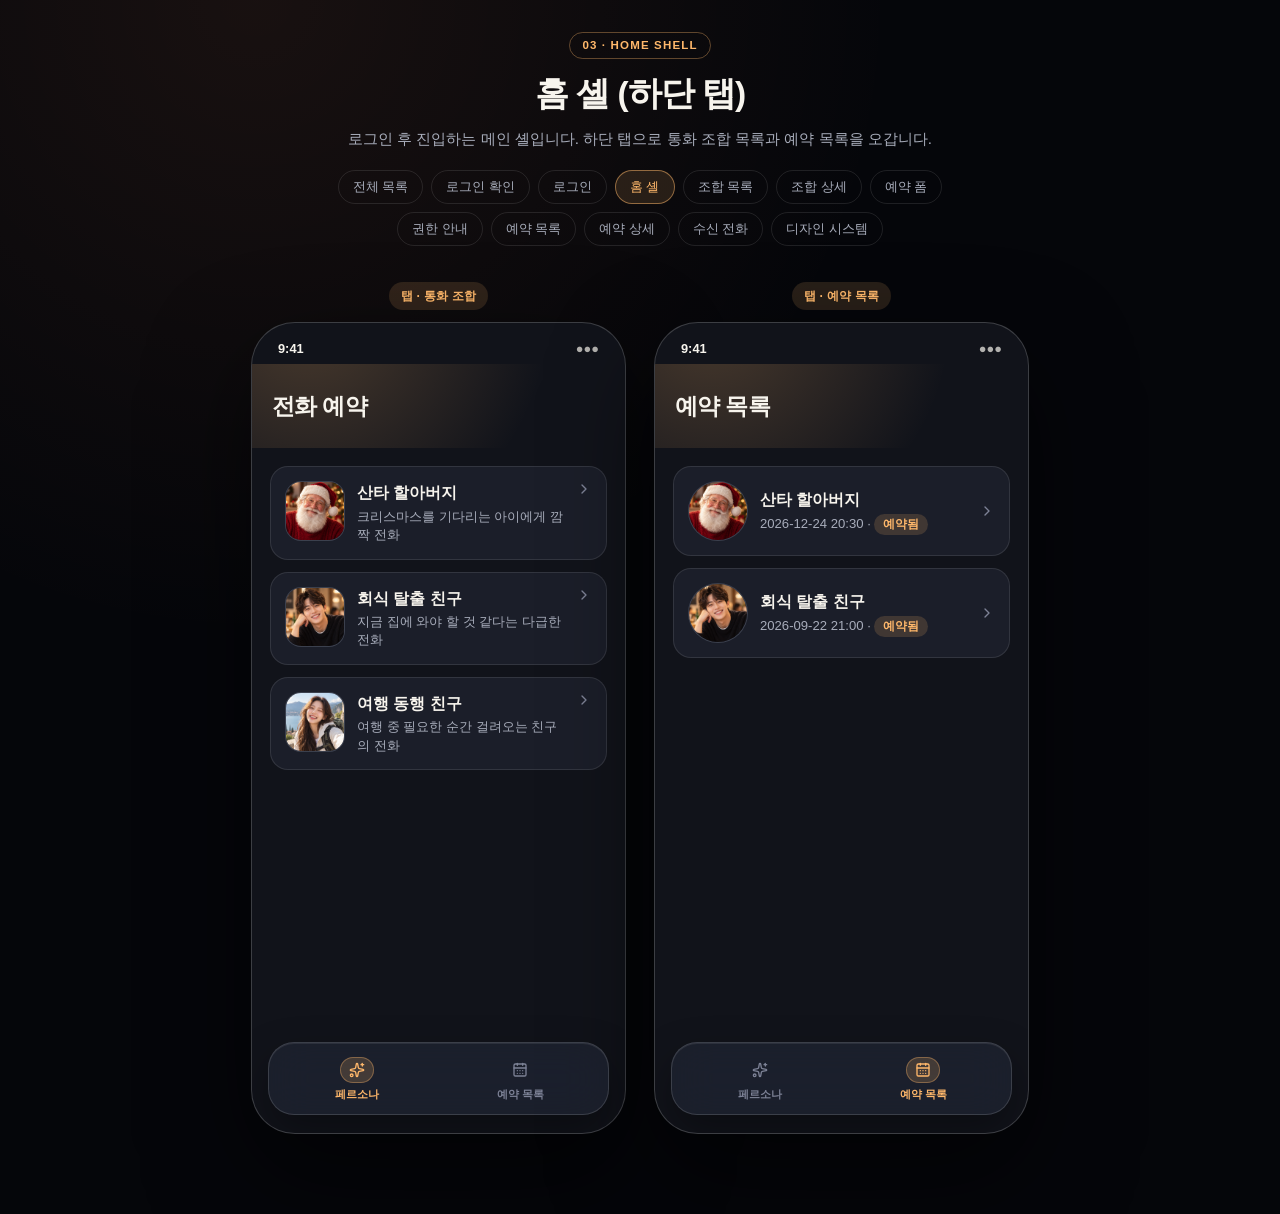
<file: design/mockups/home.html>
<!doctype html>
<html lang="ko">
  <head>
    <meta charset="utf-8" />
    <meta name="viewport" content="width=device-width, initial-scale=1" />
    <title>홈 셸 · OnCue 목업</title>
    <link rel="stylesheet" href="tokens.css" />
  </head>
  <body>
    <div class="mockup-page">
      <header class="mockup-header">
        <span class="mockup-kicker">03 · Home shell</span>
        <h1>홈 셸 (하단 탭)</h1>
        <p>로그인 후 진입하는 메인 셸입니다. 하단 탭으로 통화 조합 목록과 예약 목록을 오갑니다.</p>
        <nav class="mockup-nav">
          <a href="index.html">전체 목록</a>
          <a href="auth-gate.html">로그인 확인</a>
          <a href="login.html">로그인</a>
          <a class="current" href="home.html">홈 셸</a>
          <a href="combination-list.html">조합 목록</a>
          <a href="combination-detail.html">조합 상세</a>
          <a href="reservation-form.html">예약 폼</a>
          <a href="permission-guide.html">권한 안내</a>
          <a href="reservation-list.html">예약 목록</a>
          <a href="reservation-detail.html">예약 상세</a>
          <a href="incoming-call.html">수신 전화</a>
          <a href="design-system.html">디자인 시스템</a>
        </nav>
      </header>

      <div class="state-gallery">
        <section class="state-block">
          <span class="state-label is-default">탭 · 통화 조합</span>
          <div class="phone-frame">
            <div class="status-bar"><span>9:41</span><span class="dot">●●●</span></div>
            <div class="header-banner">
              <h2>전화 예약</h2>
            </div>
            <div class="screen-body has-tab-bar stack-12">
              <div class="card">
                <div class="card-row">
                  <div class="avatar"><img src="images/personas/santa.png" alt="산타 할아버지" /></div>
                  <div>
                    <p class="list-title">산타 할아버지</p>
                    <p class="list-sub">크리스마스를 기다리는 아이에게 깜짝 전화</p>
                  </div>
                  <svg class="icon icon-sm chevron" viewBox="0 0 24 24" fill="none" stroke="currentColor" stroke-width="2" stroke-linecap="round" stroke-linejoin="round"><path d="m9 18 6-6-6-6"/></svg>
                </div>
              </div>
              <div class="card">
                <div class="card-row">
                  <div class="avatar"><img src="images/personas/friend.png" alt="회식 탈출 친구" /></div>
                  <div>
                    <p class="list-title">회식 탈출 친구</p>
                    <p class="list-sub">지금 집에 와야 할 것 같다는 다급한 전화</p>
                  </div>
                  <svg class="icon icon-sm chevron" viewBox="0 0 24 24" fill="none" stroke="currentColor" stroke-width="2" stroke-linecap="round" stroke-linejoin="round"><path d="m9 18 6-6-6-6"/></svg>
                </div>
              </div>
              <div class="card">
                <div class="card-row">
                  <div class="avatar"><img src="images/personas/travel-friend.png" alt="여행 동행 친구" /></div>
                  <div>
                    <p class="list-title">여행 동행 친구</p>
                    <p class="list-sub">여행 중 필요한 순간 걸려오는 친구의 전화</p>
                  </div>
                  <svg class="icon icon-sm chevron" viewBox="0 0 24 24" fill="none" stroke="currentColor" stroke-width="2" stroke-linecap="round" stroke-linejoin="round"><path d="m9 18 6-6-6-6"/></svg>
                </div>
              </div>
            </div>
            <div class="tab-bar">
              <div class="tab-item is-active">
                <span class="tab-icon-wrap"><svg class="icon icon-sm" viewBox="0 0 24 24" fill="none" stroke="currentColor" stroke-width="2" stroke-linecap="round" stroke-linejoin="round"><path d="M11.017 2.814a1 1 0 0 1 1.966 0l1.051 5.558a2 2 0 0 0 1.594 1.594l5.558 1.051a1 1 0 0 1 0 1.966l-5.558 1.051a2 2 0 0 0-1.594 1.594l-1.051 5.558a1 1 0 0 1-1.966 0l-1.051-5.558a2 2 0 0 0-1.594-1.594l-5.558-1.051a1 1 0 0 1 0-1.966l5.558-1.051a2 2 0 0 0 1.594-1.594z"/><path d="M20 2v4"/><path d="M22 4h-4"/><circle cx="4" cy="20" r="2"/></svg></span>
                페르소나
              </div>
              <div class="tab-item">
                <span class="tab-icon-wrap"><svg class="icon icon-sm" viewBox="0 0 24 24" fill="none" stroke="currentColor" stroke-width="2" stroke-linecap="round" stroke-linejoin="round"><path d="M8 2v3"/><path d="M16 2v3"/><rect x="3" y="3" width="18" height="18" rx="2"/><path d="M3 9h18"/><path d="M8 13h.01"/><path d="M12 13h.01"/><path d="M16 13h.01"/><path d="M8 17h.01"/><path d="M12 17h.01"/><path d="M16 17h.01"/></svg></span>
                예약 목록
              </div>
            </div>
          </div>
        </section>

        <section class="state-block">
          <span class="state-label is-default">탭 · 예약 목록</span>
          <div class="phone-frame">
            <div class="status-bar"><span>9:41</span><span class="dot">●●●</span></div>
            <div class="header-banner">
              <h2>예약 목록</h2>
            </div>
            <div class="screen-body has-tab-bar stack-12">
              <div class="card">
                <div class="card-row is-centered">
                  <div class="avatar is-round"><img src="images/personas/santa.png" alt="산타 할아버지" /></div>
                  <div>
                    <p class="list-title">산타 할아버지</p>
                    <p class="list-sub">2026-12-24 20:30 · <span class="status-chip is-scheduled">예약됨</span></p>
                  </div>
                  <svg class="icon icon-sm chevron" viewBox="0 0 24 24" fill="none" stroke="currentColor" stroke-width="2" stroke-linecap="round" stroke-linejoin="round"><path d="m9 18 6-6-6-6"/></svg>
                </div>
              </div>
              <div class="card">
                <div class="card-row is-centered">
                  <div class="avatar is-round"><img src="images/personas/friend.png" alt="회식 탈출 친구" /></div>
                  <div>
                    <p class="list-title">회식 탈출 친구</p>
                    <p class="list-sub">2026-09-22 21:00 · <span class="status-chip is-scheduled">예약됨</span></p>
                  </div>
                  <svg class="icon icon-sm chevron" viewBox="0 0 24 24" fill="none" stroke="currentColor" stroke-width="2" stroke-linecap="round" stroke-linejoin="round"><path d="m9 18 6-6-6-6"/></svg>
                </div>
              </div>
            </div>
            <div class="tab-bar">
              <div class="tab-item">
                <span class="tab-icon-wrap"><svg class="icon icon-sm" viewBox="0 0 24 24" fill="none" stroke="currentColor" stroke-width="2" stroke-linecap="round" stroke-linejoin="round"><path d="M11.017 2.814a1 1 0 0 1 1.966 0l1.051 5.558a2 2 0 0 0 1.594 1.594l5.558 1.051a1 1 0 0 1 0 1.966l-5.558 1.051a2 2 0 0 0-1.594 1.594l-1.051 5.558a1 1 0 0 1-1.966 0l-1.051-5.558a2 2 0 0 0-1.594-1.594l-5.558-1.051a1 1 0 0 1 0-1.966l5.558-1.051a2 2 0 0 0 1.594-1.594z"/><path d="M20 2v4"/><path d="M22 4h-4"/><circle cx="4" cy="20" r="2"/></svg></span>
                페르소나
              </div>
              <div class="tab-item is-active">
                <span class="tab-icon-wrap"><svg class="icon icon-sm" viewBox="0 0 24 24" fill="none" stroke="currentColor" stroke-width="2" stroke-linecap="round" stroke-linejoin="round"><path d="M8 2v3"/><path d="M16 2v3"/><rect x="3" y="3" width="18" height="18" rx="2"/><path d="M3 9h18"/><path d="M8 13h.01"/><path d="M12 13h.01"/><path d="M16 13h.01"/><path d="M8 17h.01"/><path d="M12 17h.01"/><path d="M16 17h.01"/></svg></span>
                예약 목록
              </div>
            </div>
          </div>
        </section>
      </div>
    </div>
  </body>
</html>
</file>
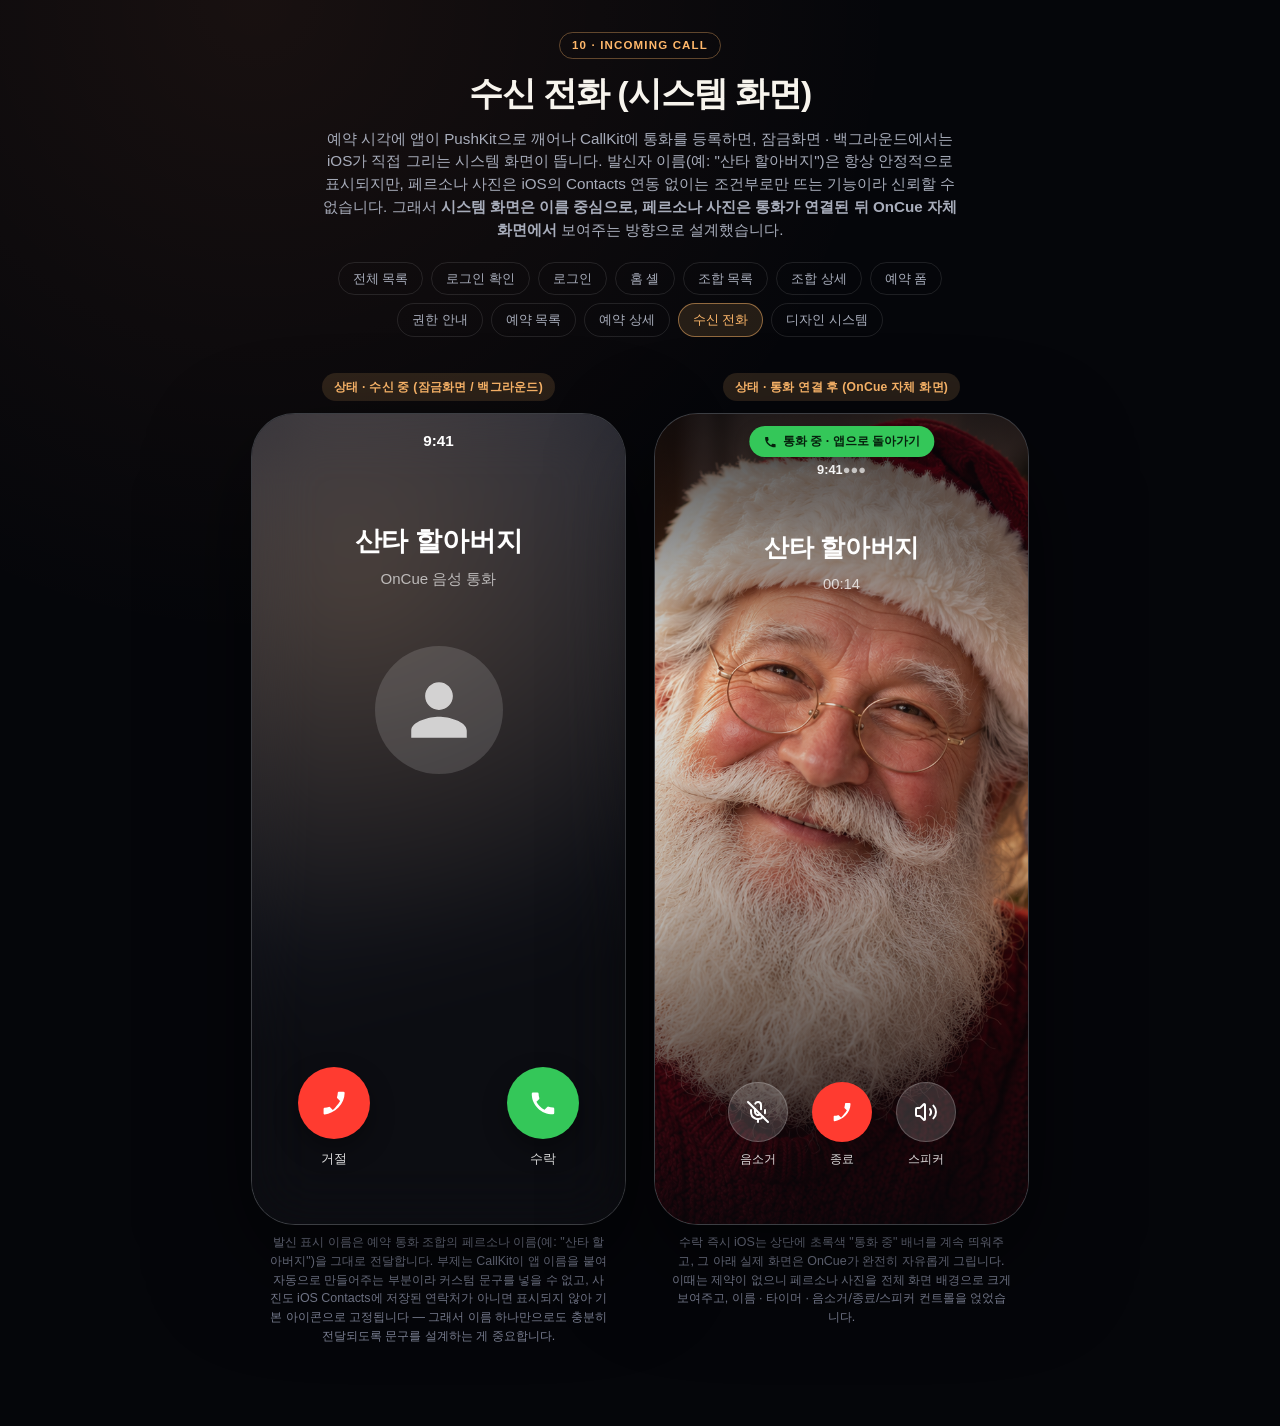
<file: design/mockups/incoming-call.html>
<!doctype html>
<html lang="ko">
  <head>
    <meta charset="utf-8" />
    <meta name="viewport" content="width=device-width, initial-scale=1" />
    <title>수신 전화 · OnCue 목업</title>
    <link rel="stylesheet" href="tokens.css" />
    <style>
      .ios-call-screen {
        position: relative;
        width: 100%;
        height: 100%;
        overflow: hidden;
        background:
          radial-gradient(circle at 30% 20%, rgba(255, 184, 107, 0.18), transparent 55%),
          linear-gradient(165deg, #2b2f3d, #0c0d12 70%);
        display: flex;
        flex-direction: column;
        align-items: center;
        color: #ffffff;
      }

      .ios-call-screen::before {
        content: "";
        position: absolute;
        inset: 0;
        backdrop-filter: blur(30px);
        -webkit-backdrop-filter: blur(30px);
      }

      .ios-status-time {
        position: relative;
        z-index: 1;
        margin-top: 16px;
        font-size: 0.95rem;
        font-weight: 600;
      }

      .ios-caller-block {
        position: relative;
        z-index: 1;
        display: flex;
        flex-direction: column;
        align-items: center;
        gap: 6px;
        margin-top: 68px;
      }

      .ios-caller-name {
        font-size: 1.7rem;
        font-weight: 600;
        letter-spacing: -0.01em;
      }

      .ios-caller-sub {
        font-size: 0.94rem;
        color: rgba(255, 255, 255, 0.65);
      }

      .ios-avatar {
        position: relative;
        z-index: 1;
        margin-top: 56px;
        width: 128px;
        height: 128px;
        border-radius: 50%;
        background: rgba(255, 255, 255, 0.14);
        display: grid;
        place-items: center;
      }

      .ios-avatar svg {
        width: 68px;
        height: 68px;
        color: rgba(255, 255, 255, 0.75);
      }

      .ios-actions {
        position: relative;
        z-index: 1;
        margin-top: auto;
        margin-bottom: 56px;
        width: 100%;
        display: flex;
        justify-content: space-between;
        padding: 0 46px;
      }

      .ios-action {
        display: flex;
        flex-direction: column;
        align-items: center;
        gap: 10px;
      }

      .ios-action-btn {
        width: 72px;
        height: 72px;
        border-radius: 50%;
        display: grid;
        place-items: center;
        box-shadow: 0 10px 24px rgba(0, 0, 0, 0.35);
      }

      .ios-action-btn.is-decline {
        background: #ff3b30;
      }

      .ios-action-btn.is-accept {
        background: #34c759;
      }

      .ios-action-btn svg {
        width: 30px;
        height: 30px;
        color: #ffffff;
      }

      .ios-action span {
        font-size: 0.8rem;
        color: rgba(255, 255, 255, 0.85);
      }

      /* Returning-to-app status pill (post-answer) */

      .status-pill {
        position: absolute;
        top: 12px;
        left: 50%;
        transform: translateX(-50%);
        z-index: 5;
        display: flex;
        align-items: center;
        gap: 6px;
        background: #34c759;
        color: #06210d;
        font-size: 0.78rem;
        font-weight: 700;
        padding: 6px 14px;
        border-radius: 999px;
        box-shadow: 0 6px 16px rgba(0, 0, 0, 0.25);
      }

      .status-pill svg {
        width: 14px;
        height: 14px;
      }

      /* In-call screen (OnCue's own, after the call connects) */

      .in-call-screen {
        position: relative;
        width: 100%;
        height: 100%;
        overflow: hidden;
        display: flex;
        flex-direction: column;
        align-items: center;
        color: #ffffff;
      }

      .in-call-photo {
        position: absolute;
        inset: 0;
      }

      .in-call-photo img {
        width: 100%;
        height: 100%;
        object-fit: cover;
      }

      .in-call-scrim {
        position: absolute;
        inset: 0;
        background: linear-gradient(
          180deg,
          rgba(5, 6, 10, 0.75) 0%,
          rgba(5, 6, 10, 0.1) 32%,
          rgba(5, 6, 10, 0.25) 60%,
          rgba(5, 6, 10, 0.85) 100%
        );
      }

      .in-call-info {
        position: relative;
        z-index: 1;
        margin-top: 44px;
        display: flex;
        flex-direction: column;
        align-items: center;
        gap: 6px;
      }

      .in-call-name {
        font-size: 1.55rem;
        font-weight: 700;
        letter-spacing: -0.01em;
      }

      .in-call-timer {
        font-size: 0.92rem;
        color: rgba(255, 255, 255, 0.75);
        font-variant-numeric: tabular-nums;
      }

      .in-call-controls {
        position: relative;
        z-index: 1;
        margin-top: auto;
        margin-bottom: 56px;
        display: flex;
        gap: 24px;
      }

      .in-call-action {
        display: flex;
        flex-direction: column;
        align-items: center;
        gap: 8px;
      }

      .in-call-btn {
        width: 60px;
        height: 60px;
        border-radius: 50%;
        display: grid;
        place-items: center;
        background: rgba(255, 255, 255, 0.16);
        border: 1px solid rgba(255, 255, 255, 0.2);
      }

      .in-call-btn.is-end {
        background: #ff3b30;
        border-color: transparent;
      }

      .in-call-btn svg {
        width: 24px;
        height: 24px;
        color: #ffffff;
      }

      .in-call-action span {
        font-size: 0.76rem;
        color: rgba(255, 255, 255, 0.85);
      }
    </style>
  </head>
  <body>
    <div class="mockup-page">
      <header class="mockup-header">
        <span class="mockup-kicker">10 · Incoming call</span>
        <h1>수신 전화 (시스템 화면)</h1>
        <p>
          예약 시각에 앱이 PushKit으로 깨어나 CallKit에 통화를 등록하면, 잠금화면 · 백그라운드에서는
          iOS가 직접 그리는 시스템 화면이 뜹니다. 발신자 이름(예: "산타 할아버지")은 항상 안정적으로
          표시되지만, 페르소나 사진은 iOS의 Contacts 연동 없이는 조건부로만 뜨는 기능이라 신뢰할 수
          없습니다. 그래서 <strong>시스템 화면은 이름 중심으로, 페르소나 사진은 통화가 연결된 뒤 OnCue
          자체 화면에서</strong> 보여주는 방향으로 설계했습니다.
        </p>
        <nav class="mockup-nav">
          <a href="index.html">전체 목록</a>
          <a href="auth-gate.html">로그인 확인</a>
          <a href="login.html">로그인</a>
          <a href="home.html">홈 셸</a>
          <a href="combination-list.html">조합 목록</a>
          <a href="combination-detail.html">조합 상세</a>
          <a href="reservation-form.html">예약 폼</a>
          <a href="permission-guide.html">권한 안내</a>
          <a href="reservation-list.html">예약 목록</a>
          <a href="reservation-detail.html">예약 상세</a>
          <a class="current" href="incoming-call.html">수신 전화</a>
          <a href="design-system.html">디자인 시스템</a>
        </nav>
      </header>

      <div class="state-gallery">
        <section class="state-block">
          <span class="state-label is-default">상태 · 수신 중 (잠금화면 / 백그라운드)</span>
          <div class="phone-frame">
            <div class="ios-call-screen">
              <div class="ios-status-time">9:41</div>
              <div class="ios-caller-block">
                <div class="ios-caller-name">산타 할아버지</div>
                <div class="ios-caller-sub">OnCue 음성 통화</div>
              </div>
              <div class="ios-avatar">
                <svg viewBox="0 0 24 24" fill="currentColor"><path d="M12 12c2.7 0 4.9-2.2 4.9-4.9S14.7 2.2 12 2.2 7.1 4.4 7.1 7.1 9.3 12 12 12zm0 2.4c-3.3 0-9.8 1.6-9.8 4.9v2.5h19.6v-2.5c0-3.3-6.5-4.9-9.8-4.9z"/></svg>
              </div>
              <div class="ios-actions">
                <div class="ios-action">
                  <div class="ios-action-btn is-decline">
                    <svg viewBox="0 0 24 24" fill="currentColor"><path d="M12 9c-1.6 0-3.15.25-4.6.72v3.1c0 .39-.23.74-.56.9-.98.49-1.87 1.12-2.66 1.85-.18.18-.43.28-.7.28-.28 0-.53-.11-.71-.29L.29 13.08a.996.996 0 0 1-.29-.7c0-.28.11-.53.29-.71C3.34 8.78 7.46 7 12 7s8.66 1.78 11.71 3.67c.18.18.29.43.29.71 0 .27-.11.52-.29.7l-2.48 2.48c-.18.18-.43.29-.71.29-.27 0-.52-.1-.7-.28a11.4 11.4 0 0 0-2.66-1.85.99.99 0 0 1-.56-.9v-3.1A17.6 17.6 0 0 0 12 9z" transform="rotate(135 12 12)"/></svg>
                  </div>
                  <span>거절</span>
                </div>
                <div class="ios-action">
                  <div class="ios-action-btn is-accept">
                    <svg viewBox="0 0 24 24" fill="currentColor"><path d="M6.62 10.79a15.05 15.05 0 0 0 6.59 6.59l2.2-2.2a1 1 0 0 1 1.02-.24c1.12.37 2.33.57 3.57.57a1 1 0 0 1 1 1V20a1 1 0 0 1-1 1C10.4 21 3 13.6 3 4.5a1 1 0 0 1 1-1h3.5a1 1 0 0 1 1 1c0 1.24.2 2.45.57 3.57a1 1 0 0 1-.25 1.02l-2.2 2.2z"/></svg>
                  </div>
                  <span>수락</span>
                </div>
              </div>
            </div>
          </div>
          <p class="state-note">
            발신 표시 이름은 예약 통화 조합의 페르소나 이름(예: "산타 할아버지")을 그대로 전달합니다.
            부제는 CallKit이 앱 이름을 붙여 자동으로 만들어주는 부분이라 커스텀 문구를 넣을 수 없고,
            사진도 iOS Contacts에 저장된 연락처가 아니면 표시되지 않아 기본 아이콘으로 고정됩니다 —
            그래서 이름 하나만으로도 충분히 전달되도록 문구를 설계하는 게 중요합니다.
          </p>
        </section>

        <section class="state-block">
          <span class="state-label is-default">상태 · 통화 연결 후 (OnCue 자체 화면)</span>
          <div class="phone-frame">
            <div class="status-pill">
              <svg viewBox="0 0 24 24" fill="currentColor"><path d="M6.62 10.79a15.05 15.05 0 0 0 6.59 6.59l2.2-2.2a1 1 0 0 1 1.02-.24c1.12.37 2.33.57 3.57.57a1 1 0 0 1 1 1V20a1 1 0 0 1-1 1C10.4 21 3 13.6 3 4.5a1 1 0 0 1 1-1h3.5a1 1 0 0 1 1 1c0 1.24.2 2.45.57 3.57a1 1 0 0 1-.25 1.02l-2.2 2.2z"/></svg>
              통화 중 · 앱으로 돌아가기
            </div>
            <div class="in-call-screen">
              <div class="in-call-photo"><img src="images/personas/santa.png" alt="산타 할아버지" /></div>
              <div class="in-call-scrim"></div>
              <div class="status-bar" style="position: relative; z-index: 1; padding-top: 46px; color: #fff">
                <span>9:41</span><span class="dot">●●●</span>
              </div>
              <div class="in-call-info">
                <div class="in-call-name">산타 할아버지</div>
                <div class="in-call-timer">00:14</div>
              </div>
              <div class="in-call-controls">
                <div class="in-call-action">
                  <div class="in-call-btn">
                    <svg viewBox="0 0 24 24" fill="none" stroke="currentColor" stroke-width="2" stroke-linecap="round" stroke-linejoin="round"><path d="M12 19v3"/><path d="M15 9.34V5a3 3 0 0 0-5.68-1.33"/><path d="M16.95 16.95A7 7 0 0 1 5 12v-2"/><path d="M18.89 13.23A7 7 0 0 0 19 12v-2"/><path d="m2 2 20 20"/><path d="M9 9v3a3 3 0 0 0 5.12 2.12"/></svg>
                  </div>
                  <span>음소거</span>
                </div>
                <div class="in-call-action">
                  <div class="in-call-btn is-end">
                    <svg viewBox="0 0 24 24" fill="currentColor"><path d="M12 9c-1.6 0-3.15.25-4.6.72v3.1c0 .39-.23.74-.56.9-.98.49-1.87 1.12-2.66 1.85-.18.18-.43.28-.7.28-.28 0-.53-.11-.71-.29L.29 13.08a.996.996 0 0 1-.29-.7c0-.28.11-.53.29-.71C3.34 8.78 7.46 7 12 7s8.66 1.78 11.71 3.67c.18.18.29.43.29.71 0 .27-.11.52-.29.7l-2.48 2.48c-.18.18-.43.29-.71.29-.27 0-.52-.1-.7-.28a11.4 11.4 0 0 0-2.66-1.85.99.99 0 0 1-.56-.9v-3.1A17.6 17.6 0 0 0 12 9z" transform="rotate(135 12 12)"/></svg>
                  </div>
                  <span>종료</span>
                </div>
                <div class="in-call-action">
                  <div class="in-call-btn">
                    <svg viewBox="0 0 24 24" fill="none" stroke="currentColor" stroke-width="2" stroke-linecap="round" stroke-linejoin="round"><path d="M11 4.702a.705.705 0 0 0-1.203-.498L6.413 7.587A1.4 1.4 0 0 1 5.416 8H3a1 1 0 0 0-1 1v6a1 1 0 0 0 1 1h2.416a1.4 1.4 0 0 1 .997.413l3.383 3.384A.705.705 0 0 0 11 19.298z"/><path d="M16 9a5 5 0 0 1 0 6"/><path d="M19.364 18.364a9 9 0 0 0 0-12.728"/></svg>
                  </div>
                  <span>스피커</span>
                </div>
              </div>
            </div>
          </div>
          <p class="state-note">
            수락 즉시 iOS는 상단에 초록색 "통화 중" 배너를 계속 띄워주고, 그 아래 실제 화면은 OnCue가
            완전히 자유롭게 그립니다. 이때는 제약이 없으니 페르소나 사진을 전체 화면 배경으로 크게 보여주고,
            이름 · 타이머 · 음소거/종료/스피커 컨트롤을 얹었습니다.
          </p>
        </section>
      </div>
    </div>
  </body>
</html>
</file>
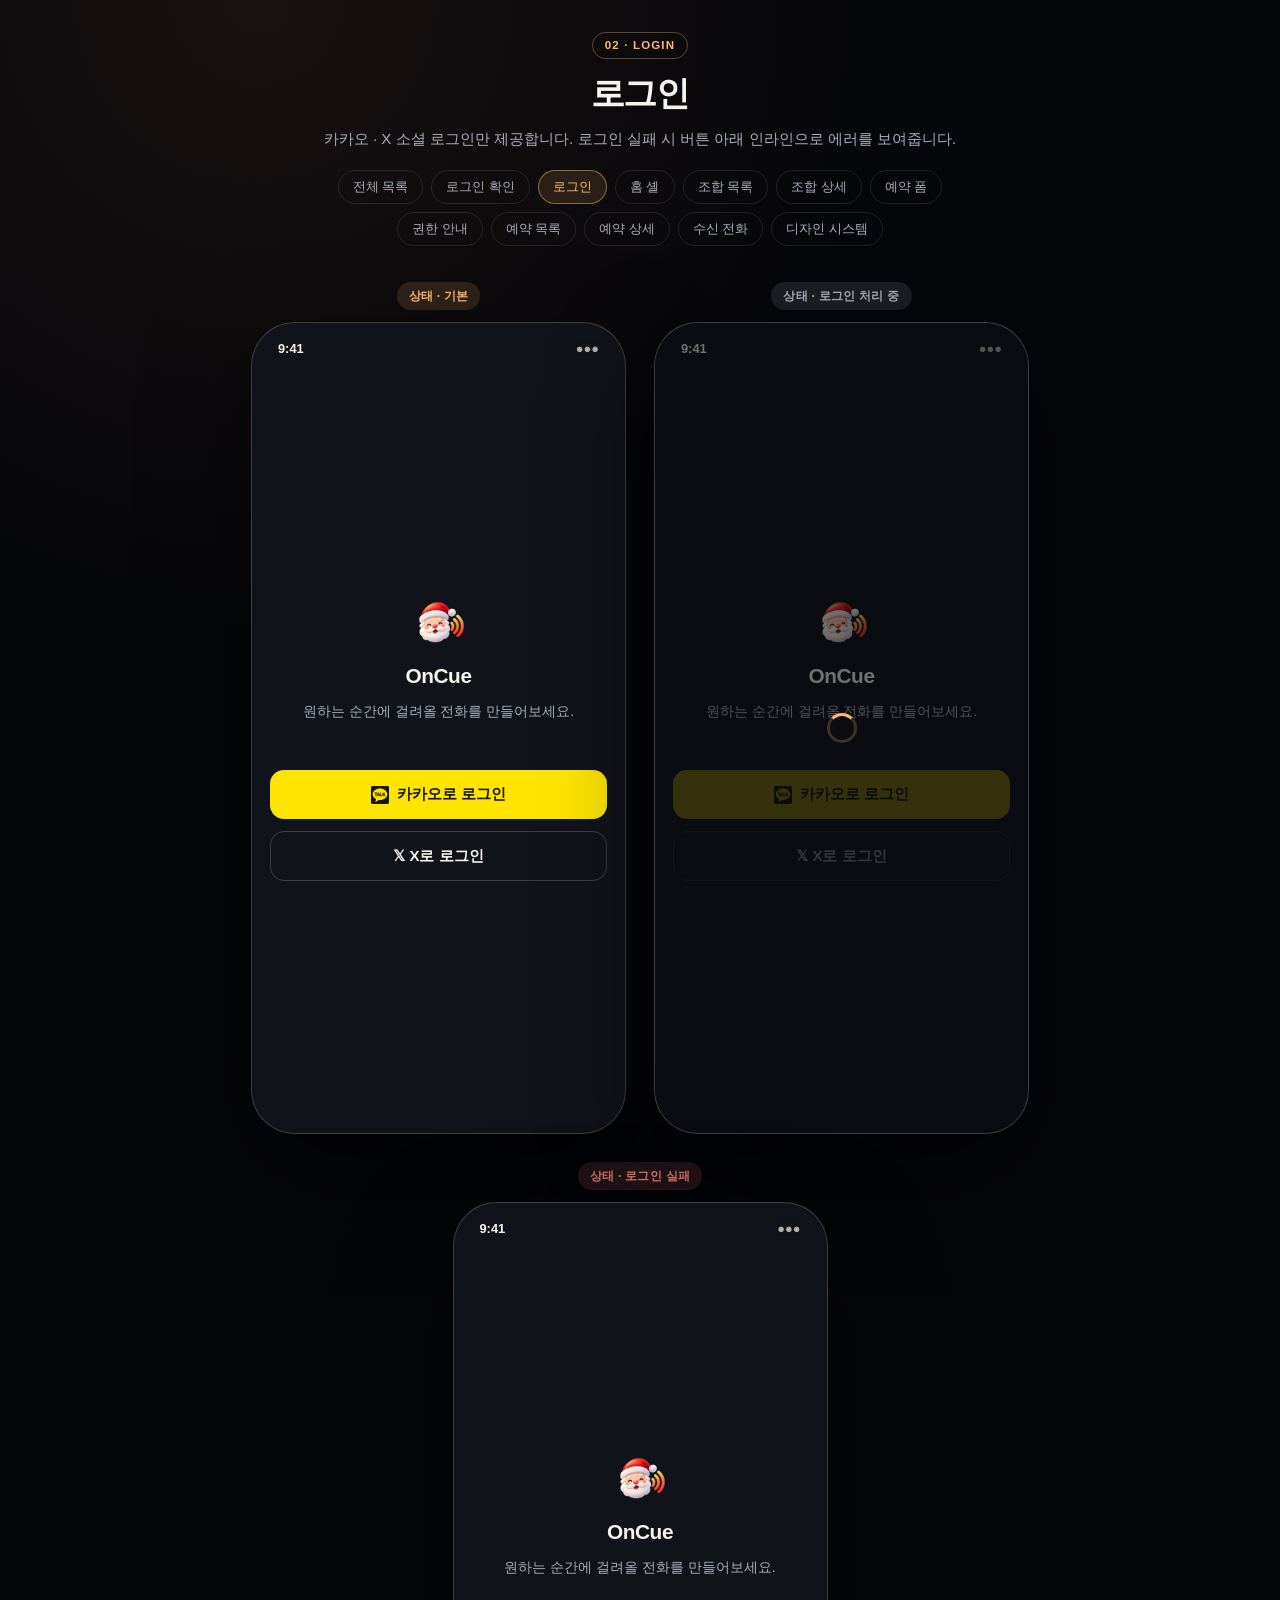
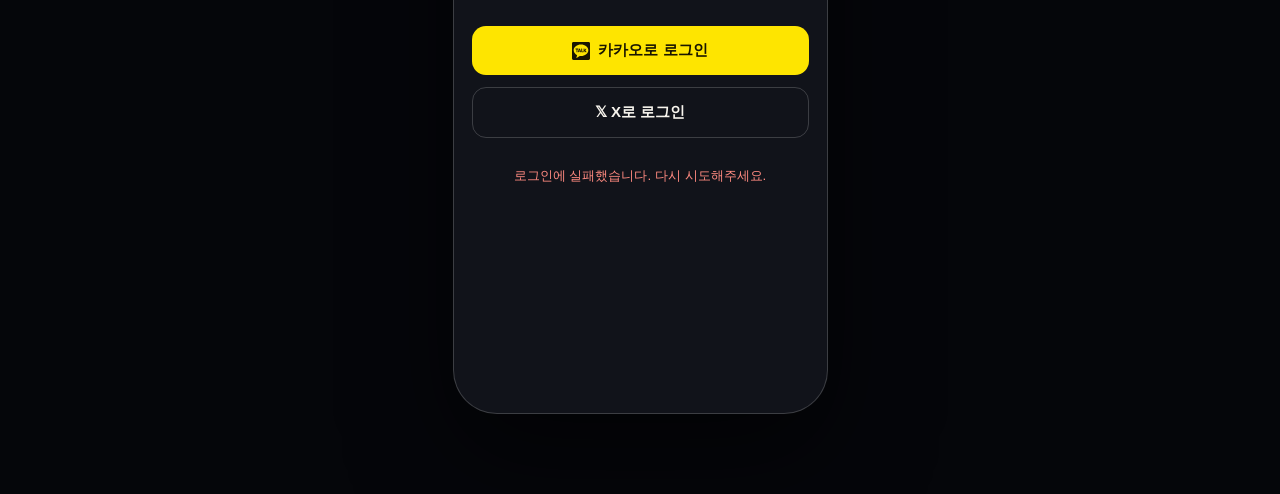
<file: design/mockups/login.html>
<!doctype html>
<html lang="ko">
  <head>
    <meta charset="utf-8" />
    <meta name="viewport" content="width=device-width, initial-scale=1" />
    <title>로그인 · OnCue 목업</title>
    <link rel="stylesheet" href="tokens.css" />
    <style>
      .brand-block {
        display: flex;
        flex-direction: column;
        align-items: center;
        gap: 10px;
        margin-bottom: 34px;
      }

      .brand-block img {
        width: 56px;
        height: 56px;
        object-fit: contain;
      }

      .brand-block h2 {
        margin: 0;
        font-size: 1.3rem;
        letter-spacing: -0.02em;
      }

      .brand-block p {
        margin: 0;
        color: var(--muted);
        font-size: 0.88rem;
        text-align: center;
      }

      .provider-btn {
        display: flex;
        align-items: center;
        justify-content: center;
        gap: 8px;
      }

      .provider-btn .icon {
        width: 18px;
        height: 18px;
      }

      .btn-kakao {
        background: #fee500;
        color: #191600;
      }

      .btn-x .icon {
        width: 16px;
        height: 16px;
      }
    </style>
  </head>
  <body>
    <div class="mockup-page">
      <header class="mockup-header">
        <span class="mockup-kicker">02 · Login</span>
        <h1>로그인</h1>
        <p>카카오 · X 소셜 로그인만 제공합니다. 로그인 실패 시 버튼 아래 인라인으로 에러를 보여줍니다.</p>
        <nav class="mockup-nav">
          <a href="index.html">전체 목록</a>
          <a href="auth-gate.html">로그인 확인</a>
          <a class="current" href="login.html">로그인</a>
          <a href="home.html">홈 셸</a>
          <a href="combination-list.html">조합 목록</a>
          <a href="combination-detail.html">조합 상세</a>
          <a href="reservation-form.html">예약 폼</a>
          <a href="permission-guide.html">권한 안내</a>
          <a href="reservation-list.html">예약 목록</a>
          <a href="reservation-detail.html">예약 상세</a>
          <a href="incoming-call.html">수신 전화</a>
          <a href="design-system.html">디자인 시스템</a>
        </nav>
      </header>

      <div class="state-gallery">
        <section class="state-block">
          <span class="state-label is-default">상태 · 기본</span>
          <div class="phone-frame">
            <div class="status-bar"><span>9:41</span><span class="dot">●●●</span></div>
            <div class="screen-body is-centered">
              <div class="brand-block">
                <img src="../../assets/favicon.png" alt="OnCue 로고" />
                <h2>OnCue</h2>
                <p>원하는 순간에 걸려올 전화를 만들어보세요.</p>
              </div>
              <div class="stack-12" style="width: 100%">
                <div class="btn-primary btn-kakao provider-btn">
                  <svg class="icon" viewBox="0 0 24 24" fill="#191600"><path d="M22.125 0H1.875C.8394 0 0 .8394 0 1.875v20.25C0 23.1606.8394 24 1.875 24h20.25C23.1606 24 24 23.1606 24 22.125V1.875C24 .8394 23.1606 0 22.125 0zM12 18.75c-.591 0-1.1697-.0413-1.7317-.1209-.5626.3965-3.813 2.6797-4.1198 2.7225 0 0-.1258.0489-.2328-.0141s-.0876-.2282-.0876-.2282c.0322-.2198.8426-3.0183.992-3.5333-2.7452-1.36-4.5701-3.7686-4.5701-6.5135C2.25 6.8168 6.6152 3.375 12 3.375s9.75 3.4418 9.75 7.6875c0 4.2457-4.3652 7.6875-9.75 7.6875zM8.0496 9.8672h-.8777v3.3417c0 .2963-.2523.5372-.5625.5372s-.5625-.2409-.5625-.5372V9.8672h-.8777c-.3044 0-.552-.2471-.552-.5508s.2477-.5508.552-.5508h2.8804c.3044 0 .552.2471.552.5508s-.2477.5508-.552.5508zm10.9879 2.9566a.558.558 0 0 1 .108.4167.5588.5588 0 0 1-.2183.371.5572.5572 0 0 1-.3383.1135.558.558 0 0 1-.4493-.2236l-1.3192-1.7479-.1952.1952v1.2273a.5635.5635 0 0 1-.5627.5628.563.563 0 0 1-.5625-.5625V9.3281c0-.3102.2523-.5625.5625-.5625s.5625.2523.5625.5625v1.209l1.5694-1.5694c.0807-.0807.1916-.1252.312-.1252.1404 0 .2814.0606.3871.1661.0985.0984.1573.2251.1654.3566.0082.1327-.036.2542-.1241.3425l-1.2818 1.2817 1.3845 1.8344zm-8.3502-3.5023c-.095-.2699-.3829-.5475-.7503-.5557-.3663.0083-.6542.2858-.749.5551l-1.3455 3.5415c-.1708.5305-.0217.7272.1333.7988a.8568.8568 0 0 0 .3576.0776c.2346 0 .4139-.0952.4678-.2481l.2787-.7297 1.7152.0001.2785.7292c.0541.1532.2335.2484.4681.2484a.8601.8601 0 0 0 .3576-.0775c.1551-.0713.3041-.2681.1329-.7999l-1.3449-3.5398zm-1.3116 2.4433l.5618-1.5961.5618 1.5961H9.3757zm5.9056 1.3836c0 .2843-.2418.5156-.5391.5156h-1.8047c-.2973 0-.5391-.2314-.5391-.5156V9.3281c0-.3102.2576-.5625.5742-.5625s.5742.2523.5742.5625v3.3047h1.1953c.2974 0 .5392.2314.5392.5156z"/></svg>
                  카카오로 로그인
                </div>
                <div class="btn-outline provider-btn">𝕏 X로 로그인</div>
              </div>
            </div>
          </div>
        </section>

        <section class="state-block">
          <span class="state-label is-loading">상태 · 로그인 처리 중</span>
          <div class="phone-frame">
            <div class="status-bar"><span>9:41</span><span class="dot">●●●</span></div>
            <div class="screen-body is-centered">
              <div class="brand-block">
                <img src="../../assets/favicon.png" alt="OnCue 로고" />
                <h2>OnCue</h2>
                <p>원하는 순간에 걸려올 전화를 만들어보세요.</p>
              </div>
              <div class="stack-12" style="width: 100%">
                <div class="btn-primary btn-kakao provider-btn is-disabled">
                  <svg class="icon" viewBox="0 0 24 24" fill="#191600"><path d="M22.125 0H1.875C.8394 0 0 .8394 0 1.875v20.25C0 23.1606.8394 24 1.875 24h20.25C23.1606 24 24 23.1606 24 22.125V1.875C24 .8394 23.1606 0 22.125 0zM12 18.75c-.591 0-1.1697-.0413-1.7317-.1209-.5626.3965-3.813 2.6797-4.1198 2.7225 0 0-.1258.0489-.2328-.0141s-.0876-.2282-.0876-.2282c.0322-.2198.8426-3.0183.992-3.5333-2.7452-1.36-4.5701-3.7686-4.5701-6.5135C2.25 6.8168 6.6152 3.375 12 3.375s9.75 3.4418 9.75 7.6875c0 4.2457-4.3652 7.6875-9.75 7.6875zM8.0496 9.8672h-.8777v3.3417c0 .2963-.2523.5372-.5625.5372s-.5625-.2409-.5625-.5372V9.8672h-.8777c-.3044 0-.552-.2471-.552-.5508s.2477-.5508.552-.5508h2.8804c.3044 0 .552.2471.552.5508s-.2477.5508-.552.5508zm10.9879 2.9566a.558.558 0 0 1 .108.4167.5588.5588 0 0 1-.2183.371.5572.5572 0 0 1-.3383.1135.558.558 0 0 1-.4493-.2236l-1.3192-1.7479-.1952.1952v1.2273a.5635.5635 0 0 1-.5627.5628.563.563 0 0 1-.5625-.5625V9.3281c0-.3102.2523-.5625.5625-.5625s.5625.2523.5625.5625v1.209l1.5694-1.5694c.0807-.0807.1916-.1252.312-.1252.1404 0 .2814.0606.3871.1661.0985.0984.1573.2251.1654.3566.0082.1327-.036.2542-.1241.3425l-1.2818 1.2817 1.3845 1.8344zm-8.3502-3.5023c-.095-.2699-.3829-.5475-.7503-.5557-.3663.0083-.6542.2858-.749.5551l-1.3455 3.5415c-.1708.5305-.0217.7272.1333.7988a.8568.8568 0 0 0 .3576.0776c.2346 0 .4139-.0952.4678-.2481l.2787-.7297 1.7152.0001.2785.7292c.0541.1532.2335.2484.4681.2484a.8601.8601 0 0 0 .3576-.0775c.1551-.0713.3041-.2681.1329-.7999l-1.3449-3.5398zm-1.3116 2.4433l.5618-1.5961.5618 1.5961H9.3757zm5.9056 1.3836c0 .2843-.2418.5156-.5391.5156h-1.8047c-.2973 0-.5391-.2314-.5391-.5156V9.3281c0-.3102.2576-.5625.5742-.5625s.5742.2523.5742.5625v3.3047h1.1953c.2974 0 .5392.2314.5392.5156z"/></svg>
                  카카오로 로그인
                </div>
                <div class="btn-outline provider-btn is-disabled">𝕏 X로 로그인</div>
              </div>
            </div>
            <div class="loading-overlay">
              <div class="spinner" aria-hidden="true"></div>
            </div>
          </div>
        </section>

        <section class="state-block">
          <span class="state-label is-error">상태 · 로그인 실패</span>
          <div class="phone-frame">
            <div class="status-bar"><span>9:41</span><span class="dot">●●●</span></div>
            <div class="screen-body is-centered">
              <div class="brand-block">
                <img src="../../assets/favicon.png" alt="OnCue 로고" />
                <h2>OnCue</h2>
                <p>원하는 순간에 걸려올 전화를 만들어보세요.</p>
              </div>
              <div class="stack-12" style="width: 100%">
                <div class="btn-primary btn-kakao provider-btn">
                  <svg class="icon" viewBox="0 0 24 24" fill="#191600"><path d="M22.125 0H1.875C.8394 0 0 .8394 0 1.875v20.25C0 23.1606.8394 24 1.875 24h20.25C23.1606 24 24 23.1606 24 22.125V1.875C24 .8394 23.1606 0 22.125 0zM12 18.75c-.591 0-1.1697-.0413-1.7317-.1209-.5626.3965-3.813 2.6797-4.1198 2.7225 0 0-.1258.0489-.2328-.0141s-.0876-.2282-.0876-.2282c.0322-.2198.8426-3.0183.992-3.5333-2.7452-1.36-4.5701-3.7686-4.5701-6.5135C2.25 6.8168 6.6152 3.375 12 3.375s9.75 3.4418 9.75 7.6875c0 4.2457-4.3652 7.6875-9.75 7.6875zM8.0496 9.8672h-.8777v3.3417c0 .2963-.2523.5372-.5625.5372s-.5625-.2409-.5625-.5372V9.8672h-.8777c-.3044 0-.552-.2471-.552-.5508s.2477-.5508.552-.5508h2.8804c.3044 0 .552.2471.552.5508s-.2477.5508-.552.5508zm10.9879 2.9566a.558.558 0 0 1 .108.4167.5588.5588 0 0 1-.2183.371.5572.5572 0 0 1-.3383.1135.558.558 0 0 1-.4493-.2236l-1.3192-1.7479-.1952.1952v1.2273a.5635.5635 0 0 1-.5627.5628.563.563 0 0 1-.5625-.5625V9.3281c0-.3102.2523-.5625.5625-.5625s.5625.2523.5625.5625v1.209l1.5694-1.5694c.0807-.0807.1916-.1252.312-.1252.1404 0 .2814.0606.3871.1661.0985.0984.1573.2251.1654.3566.0082.1327-.036.2542-.1241.3425l-1.2818 1.2817 1.3845 1.8344zm-8.3502-3.5023c-.095-.2699-.3829-.5475-.7503-.5557-.3663.0083-.6542.2858-.749.5551l-1.3455 3.5415c-.1708.5305-.0217.7272.1333.7988a.8568.8568 0 0 0 .3576.0776c.2346 0 .4139-.0952.4678-.2481l.2787-.7297 1.7152.0001.2785.7292c.0541.1532.2335.2484.4681.2484a.8601.8601 0 0 0 .3576-.0775c.1551-.0713.3041-.2681.1329-.7999l-1.3449-3.5398zm-1.3116 2.4433l.5618-1.5961.5618 1.5961H9.3757zm5.9056 1.3836c0 .2843-.2418.5156-.5391.5156h-1.8047c-.2973 0-.5391-.2314-.5391-.5156V9.3281c0-.3102.2576-.5625.5742-.5625s.5742.2523.5742.5625v3.3047h1.1953c.2974 0 .5392.2314.5392.5156z"/></svg>
                  카카오로 로그인
                </div>
                <div class="btn-outline provider-btn">𝕏 X로 로그인</div>
              </div>
              <p class="error-text" style="margin-top: 14px">로그인에 실패했습니다. 다시 시도해주세요.</p>
            </div>
          </div>
        </section>
      </div>
    </div>
  </body>
</html>
</file>
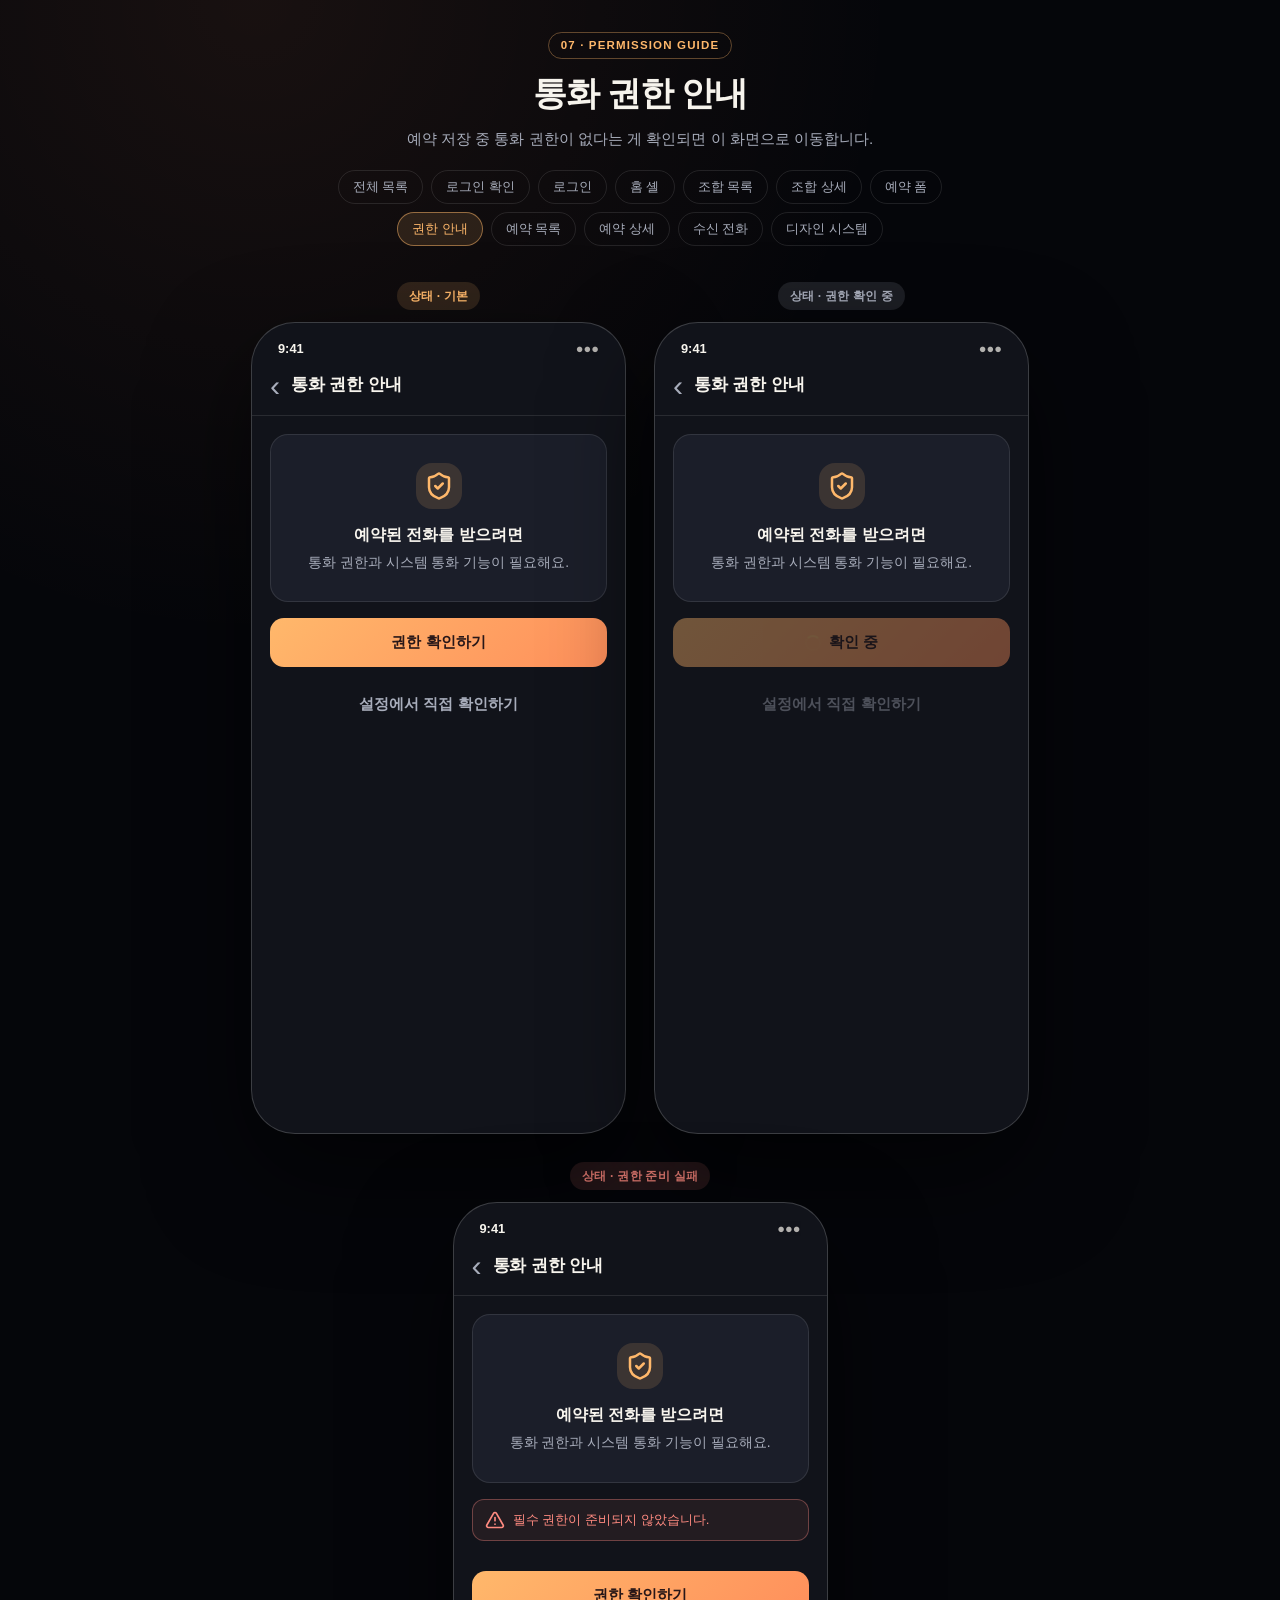
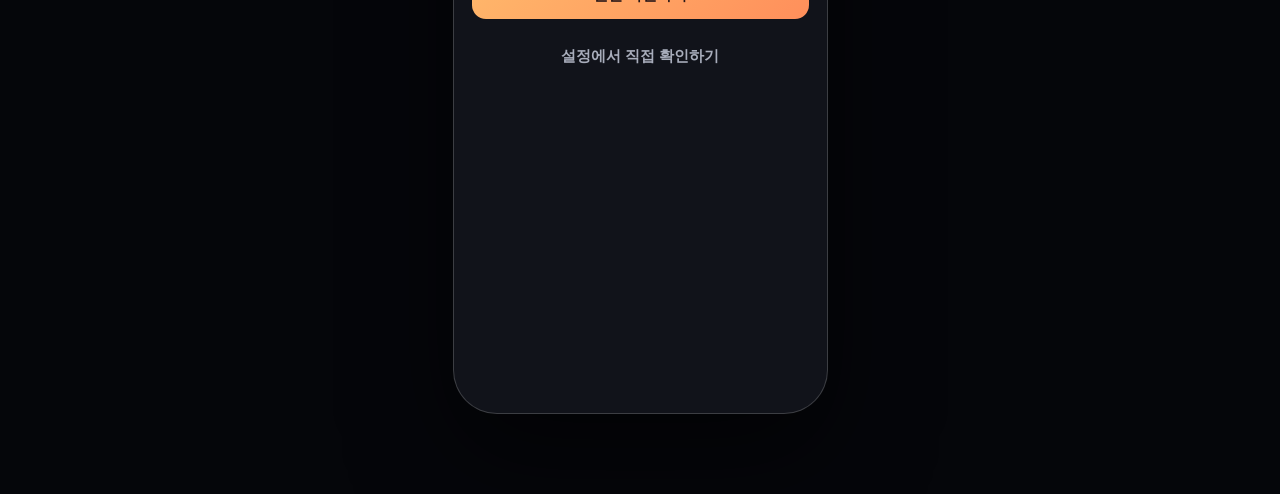
<file: design/mockups/permission-guide.html>
<!doctype html>
<html lang="ko">
  <head>
    <meta charset="utf-8" />
    <meta name="viewport" content="width=device-width, initial-scale=1" />
    <title>통화 권한 안내 · OnCue 목업</title>
    <link rel="stylesheet" href="tokens.css" />
  </head>
  <body>
    <div class="mockup-page">
      <header class="mockup-header">
        <span class="mockup-kicker">07 · Permission guide</span>
        <h1>통화 권한 안내</h1>
        <p>예약 저장 중 통화 권한이 없다는 게 확인되면 이 화면으로 이동합니다.</p>
        <nav class="mockup-nav">
          <a href="index.html">전체 목록</a>
          <a href="auth-gate.html">로그인 확인</a>
          <a href="login.html">로그인</a>
          <a href="home.html">홈 셸</a>
          <a href="combination-list.html">조합 목록</a>
          <a href="combination-detail.html">조합 상세</a>
          <a href="reservation-form.html">예약 폼</a>
          <a class="current" href="permission-guide.html">권한 안내</a>
          <a href="reservation-list.html">예약 목록</a>
          <a href="reservation-detail.html">예약 상세</a>
          <a href="incoming-call.html">수신 전화</a>
          <a href="design-system.html">디자인 시스템</a>
        </nav>
      </header>

      <div class="state-gallery">
        <section class="state-block">
          <span class="state-label is-default">상태 · 기본</span>
          <div class="phone-frame">
            <div class="status-bar"><span>9:41</span><span class="dot">●●●</span></div>
            <div class="app-bar"><span class="back">‹</span><h2>통화 권한 안내</h2></div>
            <div class="screen-body stack-16">
              <div class="card" style="text-align: center; padding: 28px 18px">
                <span class="icon-badge is-accent" style="margin: 0 auto"><svg class="icon-lg" viewBox="0 0 24 24" fill="none" stroke="currentColor" stroke-width="2" stroke-linecap="round" stroke-linejoin="round"><path d="M20 13c0 5-3.5 7.5-7.66 8.95a1 1 0 0 1-.67-.01C7.5 20.5 4 18 4 13V6a1 1 0 0 1 1-1c2 0 4.5-1.2 6.24-2.72a1.17 1.17 0 0 1 1.52 0C14.51 3.81 17 5 19 5a1 1 0 0 1 1 1z"/><path d="m9 12 2 2 4-4"/></svg></span>
                <p style="margin: 14px 0 0; font-weight: 700">예약된 전화를 받으려면</p>
                <p class="text-muted" style="margin: 6px 0 0">통화 권한과 시스템 통화 기능이 필요해요.</p>
              </div>
              <div class="btn-primary">권한 확인하기</div>
              <div class="btn-text" style="width: 100%">설정에서 직접 확인하기</div>
            </div>
          </div>
        </section>

        <section class="state-block">
          <span class="state-label is-loading">상태 · 권한 확인 중</span>
          <div class="phone-frame">
            <div class="status-bar"><span>9:41</span><span class="dot">●●●</span></div>
            <div class="app-bar"><span class="back">‹</span><h2>통화 권한 안내</h2></div>
            <div class="screen-body stack-16">
              <div class="card" style="text-align: center; padding: 28px 18px">
                <span class="icon-badge is-accent" style="margin: 0 auto"><svg class="icon-lg" viewBox="0 0 24 24" fill="none" stroke="currentColor" stroke-width="2" stroke-linecap="round" stroke-linejoin="round"><path d="M20 13c0 5-3.5 7.5-7.66 8.95a1 1 0 0 1-.67-.01C7.5 20.5 4 18 4 13V6a1 1 0 0 1 1-1c2 0 4.5-1.2 6.24-2.72a1.17 1.17 0 0 1 1.52 0C14.51 3.81 17 5 19 5a1 1 0 0 1 1 1z"/><path d="m9 12 2 2 4-4"/></svg></span>
                <p style="margin: 14px 0 0; font-weight: 700">예약된 전화를 받으려면</p>
                <p class="text-muted" style="margin: 6px 0 0">통화 권한과 시스템 통화 기능이 필요해요.</p>
              </div>
              <div class="btn-primary is-disabled" style="display: flex; align-items: center; justify-content: center; gap: 8px">
                <span class="spinner" style="width: 16px; height: 16px; border-width: 2px"></span> 확인 중
              </div>
              <div class="btn-text is-disabled" style="width: 100%">설정에서 직접 확인하기</div>
            </div>
          </div>
        </section>

        <section class="state-block">
          <span class="state-label is-error">상태 · 권한 준비 실패</span>
          <div class="phone-frame">
            <div class="status-bar"><span>9:41</span><span class="dot">●●●</span></div>
            <div class="app-bar"><span class="back">‹</span><h2>통화 권한 안내</h2></div>
            <div class="screen-body stack-16">
              <div class="card" style="text-align: center; padding: 28px 18px">
                <span class="icon-badge is-accent" style="margin: 0 auto"><svg class="icon-lg" viewBox="0 0 24 24" fill="none" stroke="currentColor" stroke-width="2" stroke-linecap="round" stroke-linejoin="round"><path d="M20 13c0 5-3.5 7.5-7.66 8.95a1 1 0 0 1-.67-.01C7.5 20.5 4 18 4 13V6a1 1 0 0 1 1-1c2 0 4.5-1.2 6.24-2.72a1.17 1.17 0 0 1 1.52 0C14.51 3.81 17 5 19 5a1 1 0 0 1 1 1z"/><path d="m9 12 2 2 4-4"/></svg></span>
                <p style="margin: 14px 0 0; font-weight: 700">예약된 전화를 받으려면</p>
                <p class="text-muted" style="margin: 6px 0 0">통화 권한과 시스템 통화 기능이 필요해요.</p>
              </div>
              <div class="error-banner">
                <svg class="icon" viewBox="0 0 24 24" fill="none" stroke="currentColor" stroke-width="2" stroke-linecap="round" stroke-linejoin="round"><path d="m21.73 18-8-14a2 2 0 0 0-3.48 0l-8 14A2 2 0 0 0 4 21h16a2 2 0 0 0 1.73-3"/><path d="M12 9v4"/><path d="M12 17h.01"/></svg>
                <p class="error-text">필수 권한이 준비되지 않았습니다.</p>
              </div>
              <div class="btn-primary">권한 확인하기</div>
              <div class="btn-text" style="width: 100%">설정에서 직접 확인하기</div>
            </div>
          </div>
        </section>
      </div>
    </div>
  </body>
</html>
</file>
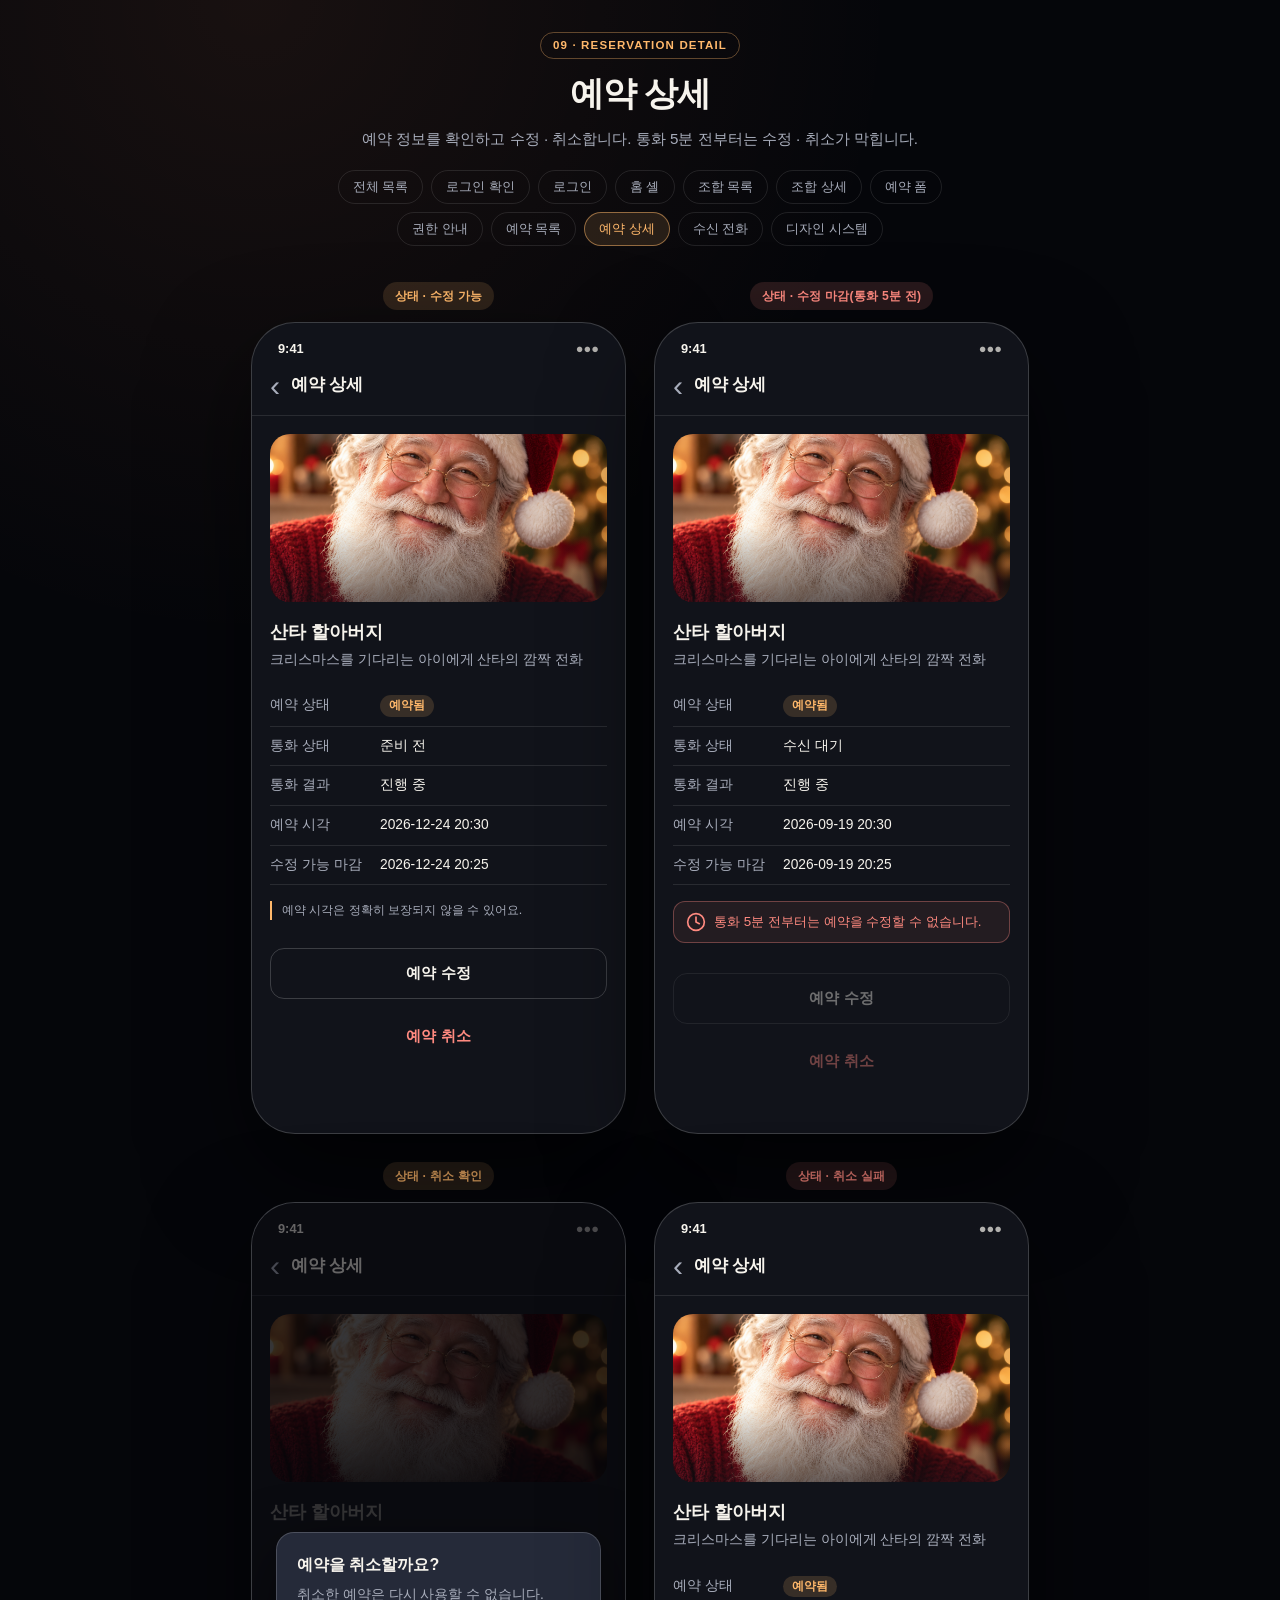
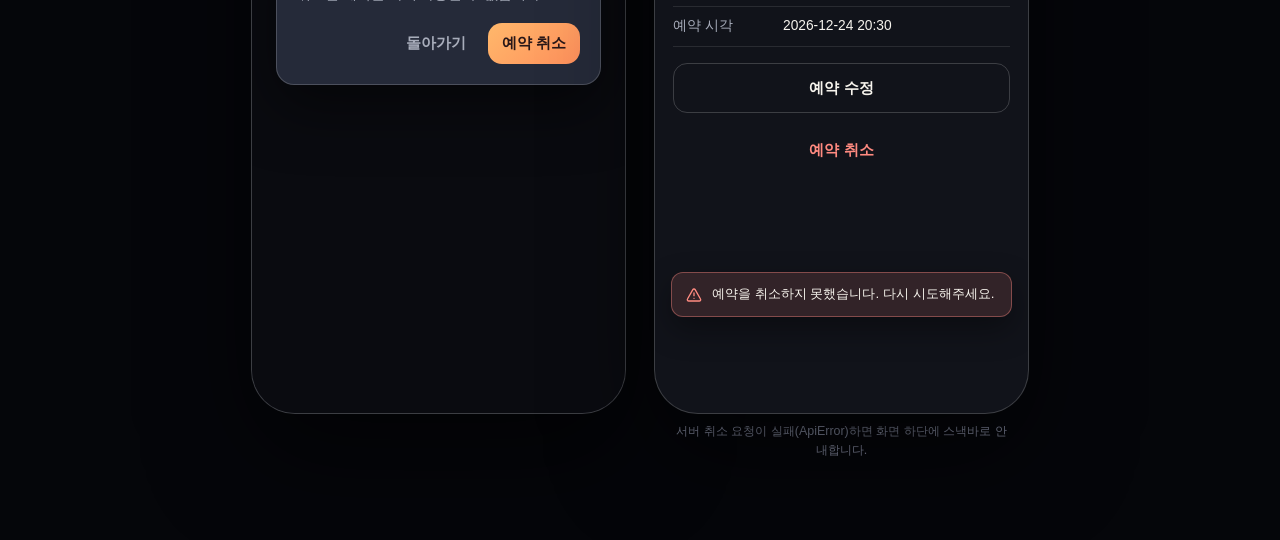
<file: design/mockups/reservation-detail.html>
<!doctype html>
<html lang="ko">
  <head>
    <meta charset="utf-8" />
    <meta name="viewport" content="width=device-width, initial-scale=1" />
    <title>예약 상세 · OnCue 목업</title>
    <link rel="stylesheet" href="tokens.css" />
  </head>
  <body>
    <div class="mockup-page">
      <header class="mockup-header">
        <span class="mockup-kicker">09 · Reservation detail</span>
        <h1>예약 상세</h1>
        <p>예약 정보를 확인하고 수정 · 취소합니다. 통화 5분 전부터는 수정 · 취소가 막힙니다.</p>
        <nav class="mockup-nav">
          <a href="index.html">전체 목록</a>
          <a href="auth-gate.html">로그인 확인</a>
          <a href="login.html">로그인</a>
          <a href="home.html">홈 셸</a>
          <a href="combination-list.html">조합 목록</a>
          <a href="combination-detail.html">조합 상세</a>
          <a href="reservation-form.html">예약 폼</a>
          <a href="permission-guide.html">권한 안내</a>
          <a href="reservation-list.html">예약 목록</a>
          <a class="current" href="reservation-detail.html">예약 상세</a>
          <a href="incoming-call.html">수신 전화</a>
          <a href="design-system.html">디자인 시스템</a>
        </nav>
      </header>

      <div class="state-gallery">
        <section class="state-block">
          <span class="state-label is-default">상태 · 수정 가능</span>
          <div class="phone-frame">
            <div class="status-bar"><span>9:41</span><span class="dot">●●●</span></div>
            <div class="app-bar"><span class="back">‹</span><h2>예약 상세</h2></div>
            <div class="screen-body stack-16">
              <div class="persona-hero" style="aspect-ratio: 16/8"><img src="images/personas/santa.png" alt="산타 할아버지" /></div>
              <div>
                <p style="margin: 0 0 4px; font-size: 1.15rem; font-weight: 700">산타 할아버지</p>
                <p class="text-muted" style="margin: 0">크리스마스를 기다리는 아이에게 산타의 깜짝 전화</p>
              </div>
              <div>
                <div class="detail-row"><span class="k">예약 상태</span><span class="v"><span class="status-chip is-scheduled">예약됨</span></span></div>
                <div class="detail-row"><span class="k">통화 상태</span><span class="v">준비 전</span></div>
                <div class="detail-row"><span class="k">통화 결과</span><span class="v">진행 중</span></div>
                <div class="detail-row"><span class="k">예약 시각</span><span class="v">2026-12-24 20:30</span></div>
                <div class="detail-row"><span class="k">수정 가능 마감</span><span class="v">2026-12-24 20:25</span></div>
              </div>
              <p class="pill-note">예약 시각은 정확히 보장되지 않을 수 있어요.</p>
              <div class="btn-outline">예약 수정</div>
              <div class="btn-text btn-danger-text" style="width: 100%">예약 취소</div>
            </div>
          </div>
        </section>

        <section class="state-block">
          <span class="state-label is-error">상태 · 수정 마감(통화 5분 전)</span>
          <div class="phone-frame">
            <div class="status-bar"><span>9:41</span><span class="dot">●●●</span></div>
            <div class="app-bar"><span class="back">‹</span><h2>예약 상세</h2></div>
            <div class="screen-body stack-16">
              <div class="persona-hero" style="aspect-ratio: 16/8"><img src="images/personas/santa.png" alt="산타 할아버지" /></div>
              <div>
                <p style="margin: 0 0 4px; font-size: 1.15rem; font-weight: 700">산타 할아버지</p>
                <p class="text-muted" style="margin: 0">크리스마스를 기다리는 아이에게 산타의 깜짝 전화</p>
              </div>
              <div>
                <div class="detail-row"><span class="k">예약 상태</span><span class="v"><span class="status-chip is-scheduled">예약됨</span></span></div>
                <div class="detail-row"><span class="k">통화 상태</span><span class="v">수신 대기</span></div>
                <div class="detail-row"><span class="k">통화 결과</span><span class="v">진행 중</span></div>
                <div class="detail-row"><span class="k">예약 시각</span><span class="v">2026-09-19 20:30</span></div>
                <div class="detail-row"><span class="k">수정 가능 마감</span><span class="v">2026-09-19 20:25</span></div>
              </div>
              <div class="error-banner">
                <svg class="icon" viewBox="0 0 24 24" fill="none" stroke="currentColor" stroke-width="2" stroke-linecap="round" stroke-linejoin="round"><circle cx="12" cy="12" r="10"/><path d="M12 6v6l4 2"/></svg>
                <p class="error-text">통화 5분 전부터는 예약을 수정할 수 없습니다.</p>
              </div>
              <div class="btn-outline is-disabled">예약 수정</div>
              <div class="btn-text btn-danger-text is-disabled" style="width: 100%">예약 취소</div>
            </div>
          </div>
        </section>

        <section class="state-block">
          <span class="state-label is-default">상태 · 취소 확인</span>
          <div class="phone-frame">
            <div class="status-bar"><span>9:41</span><span class="dot">●●●</span></div>
            <div class="app-bar"><span class="back">‹</span><h2>예약 상세</h2></div>
            <div class="screen-body stack-16" style="filter: brightness(0.5)">
              <div class="persona-hero" style="aspect-ratio: 16/8"><img src="images/personas/santa.png" alt="산타 할아버지" /></div>
              <div>
                <p style="margin: 0 0 4px; font-size: 1.15rem; font-weight: 700">산타 할아버지</p>
              </div>
            </div>
            <div class="dialog-overlay">
              <div class="dialog-box">
                <h3>예약을 취소할까요?</h3>
                <p>취소한 예약은 다시 사용할 수 없습니다.</p>
                <div class="dialog-actions">
                  <div class="btn-text">돌아가기</div>
                  <div class="btn-primary">예약 취소</div>
                </div>
              </div>
            </div>
          </div>
        </section>

        <section class="state-block">
          <span class="state-label is-error">상태 · 취소 실패</span>
          <div class="phone-frame">
            <div class="status-bar"><span>9:41</span><span class="dot">●●●</span></div>
            <div class="app-bar"><span class="back">‹</span><h2>예약 상세</h2></div>
            <div class="screen-body stack-16">
              <div class="persona-hero" style="aspect-ratio: 16/8"><img src="images/personas/santa.png" alt="산타 할아버지" /></div>
              <div>
                <p style="margin: 0 0 4px; font-size: 1.15rem; font-weight: 700">산타 할아버지</p>
                <p class="text-muted" style="margin: 0">크리스마스를 기다리는 아이에게 산타의 깜짝 전화</p>
              </div>
              <div>
                <div class="detail-row"><span class="k">예약 상태</span><span class="v"><span class="status-chip is-scheduled">예약됨</span></span></div>
                <div class="detail-row"><span class="k">예약 시각</span><span class="v">2026-12-24 20:30</span></div>
              </div>
              <div class="btn-outline">예약 수정</div>
              <div class="btn-text btn-danger-text" style="width: 100%">예약 취소</div>
            </div>
            <div class="snackbar is-error">
              <svg class="icon icon-sm" viewBox="0 0 24 24" fill="none" stroke="currentColor" stroke-width="2" stroke-linecap="round" stroke-linejoin="round"><path d="m21.73 18-8-14a2 2 0 0 0-3.48 0l-8 14A2 2 0 0 0 4 21h16a2 2 0 0 0 1.73-3"/><path d="M12 9v4"/><path d="M12 17h.01"/></svg>
              <span>예약을 취소하지 못했습니다. 다시 시도해주세요.</span>
            </div>
          </div>
          <p class="state-note">서버 취소 요청이 실패(ApiError)하면 화면 하단에 스낵바로 안내합니다.</p>
        </section>
      </div>
    </div>
  </body>
</html>
</file>
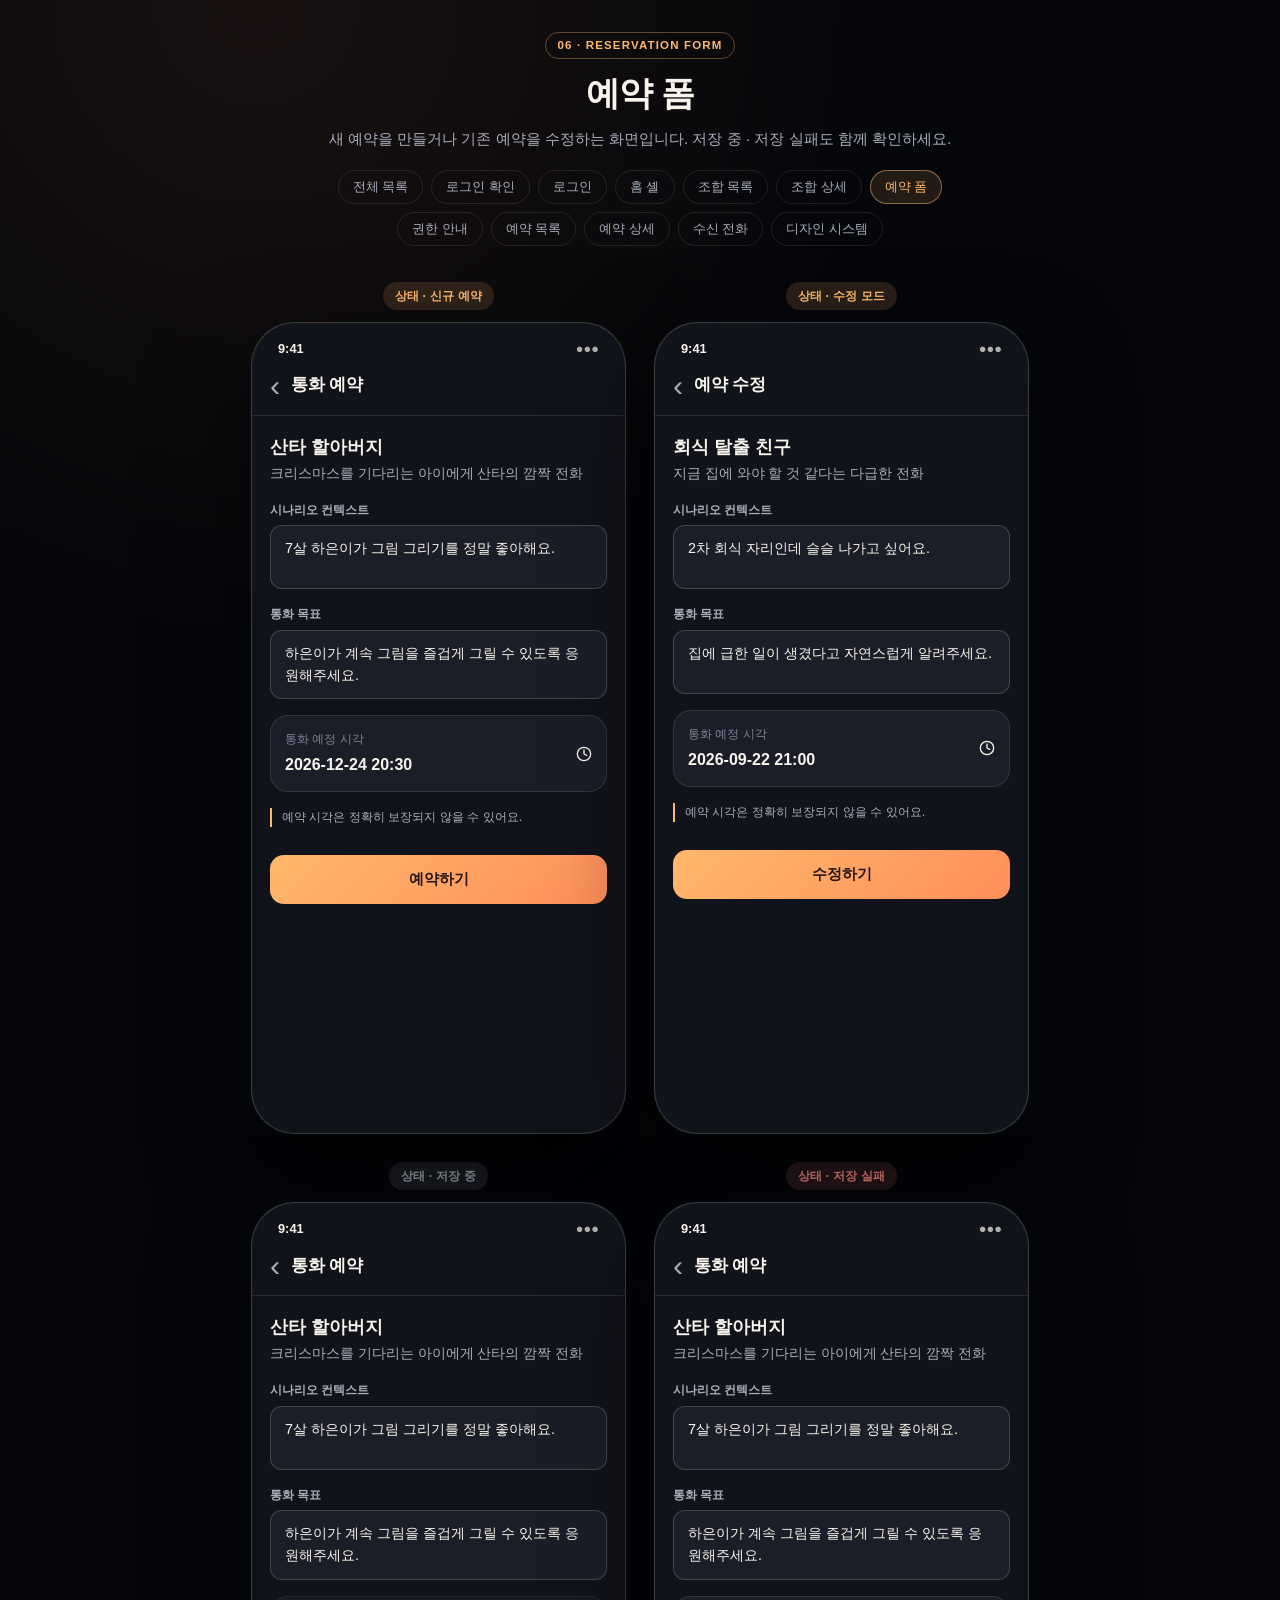
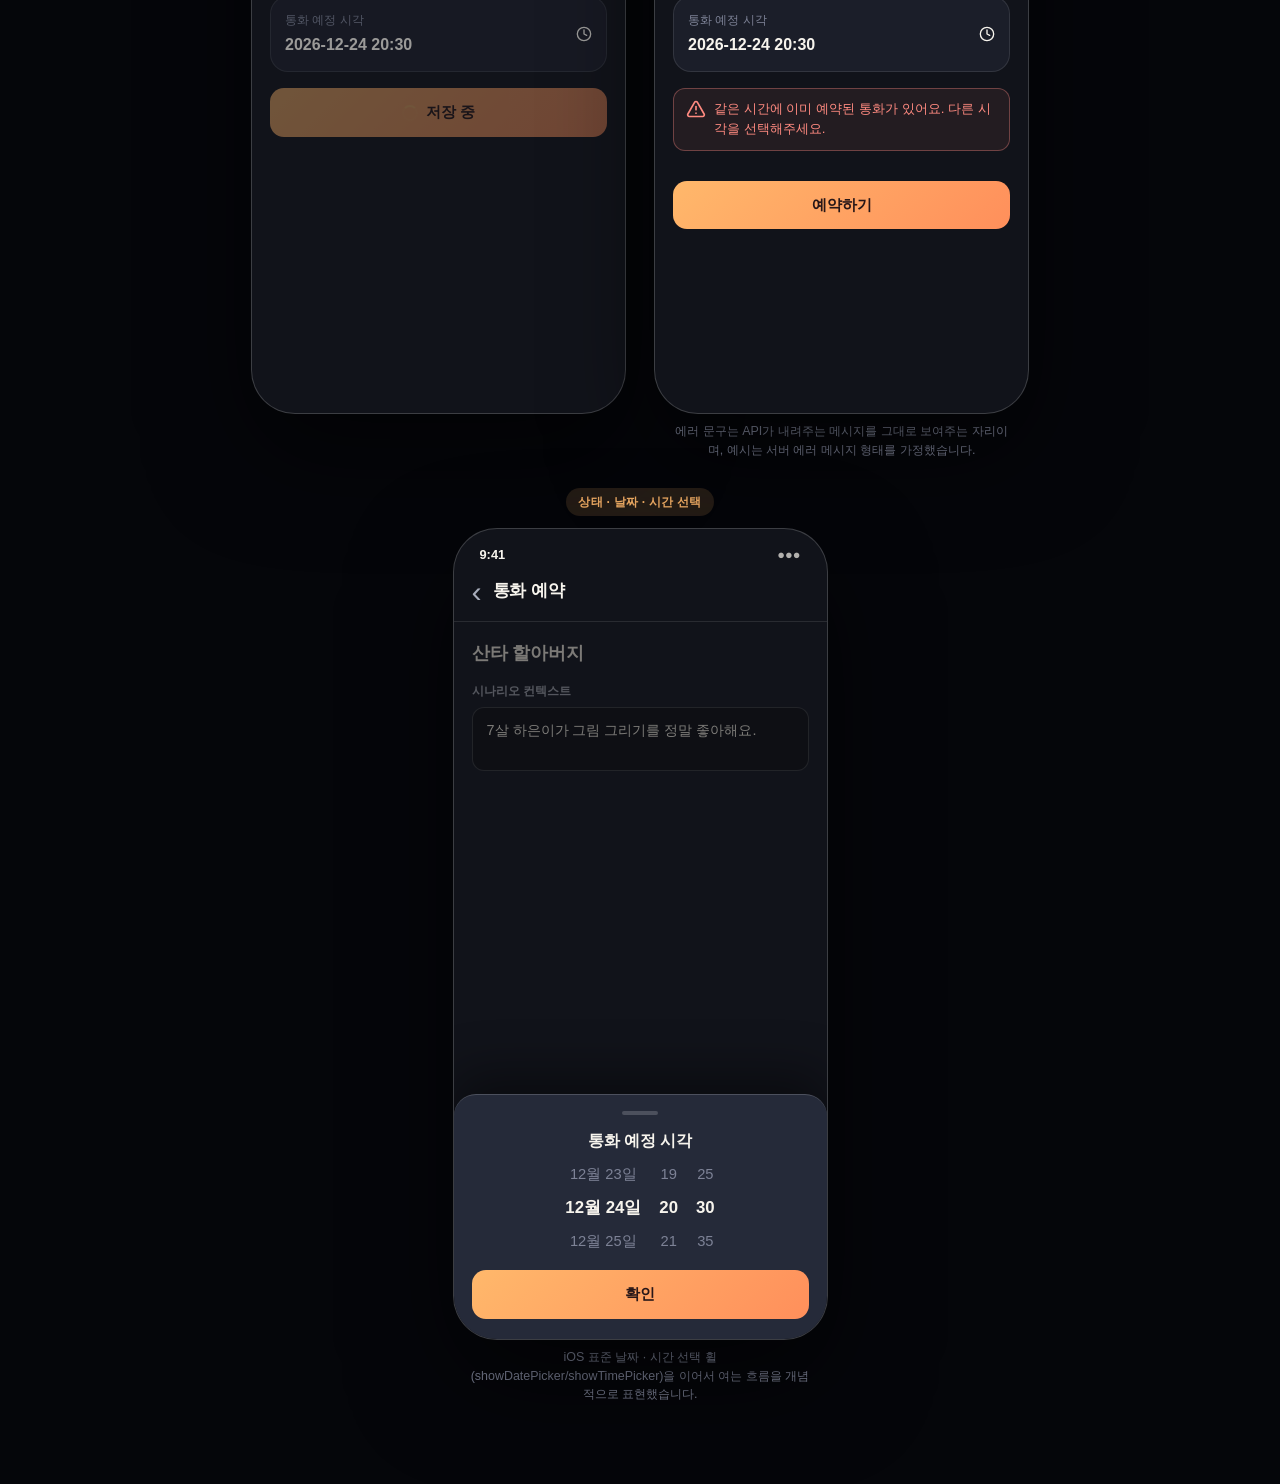
<file: design/mockups/reservation-form.html>
<!doctype html>
<html lang="ko">
  <head>
    <meta charset="utf-8" />
    <meta name="viewport" content="width=device-width, initial-scale=1" />
    <title>예약 폼 · OnCue 목업</title>
    <link rel="stylesheet" href="tokens.css" />
    <style>
      .sheet {
        position: absolute;
        left: 0;
        right: 0;
        bottom: 0;
        border-radius: 22px 22px 0 0;
        background: var(--surface-light);
        border-top: 1px solid var(--line-strong);
        padding: 16px 18px calc(20px + env(safe-area-inset-bottom, 0px));
        box-shadow: 0 -20px 50px rgba(0, 0, 0, 0.4);
      }

      .sheet .grabber {
        width: 36px;
        height: 4px;
        border-radius: 999px;
        background: var(--line-strong);
        margin: 0 auto 14px;
      }

      .sheet .wheel {
        display: flex;
        justify-content: center;
        gap: 18px;
        padding: 10px 0 18px;
      }

      .sheet .wheel-col {
        display: flex;
        flex-direction: column;
        align-items: center;
        gap: 10px;
        color: var(--muted-strong);
        font-size: 0.92rem;
      }

      .sheet .wheel-col .selected {
        color: var(--text);
        font-weight: 700;
        font-size: 1.05rem;
      }
    </style>
  </head>
  <body>
    <div class="mockup-page">
      <header class="mockup-header">
        <span class="mockup-kicker">06 · Reservation form</span>
        <h1>예약 폼</h1>
        <p>새 예약을 만들거나 기존 예약을 수정하는 화면입니다. 저장 중 · 저장 실패도 함께 확인하세요.</p>
        <nav class="mockup-nav">
          <a href="index.html">전체 목록</a>
          <a href="auth-gate.html">로그인 확인</a>
          <a href="login.html">로그인</a>
          <a href="home.html">홈 셸</a>
          <a href="combination-list.html">조합 목록</a>
          <a href="combination-detail.html">조합 상세</a>
          <a class="current" href="reservation-form.html">예약 폼</a>
          <a href="permission-guide.html">권한 안내</a>
          <a href="reservation-list.html">예약 목록</a>
          <a href="reservation-detail.html">예약 상세</a>
          <a href="incoming-call.html">수신 전화</a>
          <a href="design-system.html">디자인 시스템</a>
        </nav>
      </header>

      <div class="state-gallery">
        <section class="state-block">
          <span class="state-label is-default">상태 · 신규 예약</span>
          <div class="phone-frame">
            <div class="status-bar"><span>9:41</span><span class="dot">●●●</span></div>
            <div class="app-bar"><span class="back">‹</span><h2>통화 예약</h2></div>
            <div class="screen-body stack-16">
              <div>
                <p style="margin: 0 0 4px; font-size: 1.1rem; font-weight: 700">산타 할아버지</p>
                <p class="text-muted" style="margin: 0">크리스마스를 기다리는 아이에게 산타의 깜짝 전화</p>
              </div>
              <div class="field">
                <label>시나리오 컨텍스트</label>
                <div class="textarea has-value">7살 하은이가 그림 그리기를 정말 좋아해요.</div>
              </div>
              <div class="field">
                <label>통화 목표</label>
                <div class="textarea has-value">하은이가 계속 그림을 즐겁게 그릴 수 있도록 응원해주세요.</div>
              </div>
              <div class="card" style="display: flex; align-items: center; justify-content: space-between">
                <div>
                  <p class="text-hint" style="margin: 0 0 4px">통화 예정 시각</p>
                  <p style="margin: 0; font-weight: 700">2026-12-24 20:30</p>
                </div>
                <svg class="icon icon-sm" viewBox="0 0 24 24" fill="none" stroke="currentColor" stroke-width="2" stroke-linecap="round" stroke-linejoin="round"><circle cx="12" cy="12" r="10"/><path d="M12 6v6l4 2"/></svg>
              </div>
              <p class="pill-note">예약 시각은 정확히 보장되지 않을 수 있어요.</p>
              <div class="btn-primary">예약하기</div>
            </div>
          </div>
        </section>

        <section class="state-block">
          <span class="state-label is-default">상태 · 수정 모드</span>
          <div class="phone-frame">
            <div class="status-bar"><span>9:41</span><span class="dot">●●●</span></div>
            <div class="app-bar"><span class="back">‹</span><h2>예약 수정</h2></div>
            <div class="screen-body stack-16">
              <div>
                <p style="margin: 0 0 4px; font-size: 1.1rem; font-weight: 700">회식 탈출 친구</p>
                <p class="text-muted" style="margin: 0">지금 집에 와야 할 것 같다는 다급한 전화</p>
              </div>
              <div class="field">
                <label>시나리오 컨텍스트</label>
                <div class="textarea has-value">2차 회식 자리인데 슬슬 나가고 싶어요.</div>
              </div>
              <div class="field">
                <label>통화 목표</label>
                <div class="textarea has-value">집에 급한 일이 생겼다고 자연스럽게 알려주세요.</div>
              </div>
              <div class="card" style="display: flex; align-items: center; justify-content: space-between">
                <div>
                  <p class="text-hint" style="margin: 0 0 4px">통화 예정 시각</p>
                  <p style="margin: 0; font-weight: 700">2026-09-22 21:00</p>
                </div>
                <svg class="icon icon-sm" viewBox="0 0 24 24" fill="none" stroke="currentColor" stroke-width="2" stroke-linecap="round" stroke-linejoin="round"><circle cx="12" cy="12" r="10"/><path d="M12 6v6l4 2"/></svg>
              </div>
              <p class="pill-note">예약 시각은 정확히 보장되지 않을 수 있어요.</p>
              <div class="btn-primary">수정하기</div>
            </div>
          </div>
        </section>

        <section class="state-block">
          <span class="state-label is-loading">상태 · 저장 중</span>
          <div class="phone-frame">
            <div class="status-bar"><span>9:41</span><span class="dot">●●●</span></div>
            <div class="app-bar"><span class="back">‹</span><h2>통화 예약</h2></div>
            <div class="screen-body stack-16">
              <div>
                <p style="margin: 0 0 4px; font-size: 1.1rem; font-weight: 700">산타 할아버지</p>
                <p class="text-muted" style="margin: 0">크리스마스를 기다리는 아이에게 산타의 깜짝 전화</p>
              </div>
              <div class="field">
                <label>시나리오 컨텍스트</label>
                <div class="textarea has-value">7살 하은이가 그림 그리기를 정말 좋아해요.</div>
              </div>
              <div class="field">
                <label>통화 목표</label>
                <div class="textarea has-value">하은이가 계속 그림을 즐겁게 그릴 수 있도록 응원해주세요.</div>
              </div>
              <div class="card" style="display: flex; align-items: center; justify-content: space-between; opacity: 0.6">
                <div>
                  <p class="text-hint" style="margin: 0 0 4px">통화 예정 시각</p>
                  <p style="margin: 0; font-weight: 700">2026-12-24 20:30</p>
                </div>
                <svg class="icon icon-sm" viewBox="0 0 24 24" fill="none" stroke="currentColor" stroke-width="2" stroke-linecap="round" stroke-linejoin="round"><circle cx="12" cy="12" r="10"/><path d="M12 6v6l4 2"/></svg>
              </div>
              <div class="btn-primary is-disabled" style="display: flex; align-items: center; justify-content: center; gap: 8px">
                <span class="spinner" style="width: 16px; height: 16px; border-width: 2px"></span> 저장 중
              </div>
            </div>
          </div>
        </section>

        <section class="state-block">
          <span class="state-label is-error">상태 · 저장 실패</span>
          <div class="phone-frame">
            <div class="status-bar"><span>9:41</span><span class="dot">●●●</span></div>
            <div class="app-bar"><span class="back">‹</span><h2>통화 예약</h2></div>
            <div class="screen-body stack-16">
              <div>
                <p style="margin: 0 0 4px; font-size: 1.1rem; font-weight: 700">산타 할아버지</p>
                <p class="text-muted" style="margin: 0">크리스마스를 기다리는 아이에게 산타의 깜짝 전화</p>
              </div>
              <div class="field">
                <label>시나리오 컨텍스트</label>
                <div class="textarea has-value">7살 하은이가 그림 그리기를 정말 좋아해요.</div>
              </div>
              <div class="field">
                <label>통화 목표</label>
                <div class="textarea has-value">하은이가 계속 그림을 즐겁게 그릴 수 있도록 응원해주세요.</div>
              </div>
              <div class="card" style="display: flex; align-items: center; justify-content: space-between">
                <div>
                  <p class="text-hint" style="margin: 0 0 4px">통화 예정 시각</p>
                  <p style="margin: 0; font-weight: 700">2026-12-24 20:30</p>
                </div>
                <svg class="icon icon-sm" viewBox="0 0 24 24" fill="none" stroke="currentColor" stroke-width="2" stroke-linecap="round" stroke-linejoin="round"><circle cx="12" cy="12" r="10"/><path d="M12 6v6l4 2"/></svg>
              </div>
              <div class="error-banner">
                <svg class="icon" viewBox="0 0 24 24" fill="none" stroke="currentColor" stroke-width="2" stroke-linecap="round" stroke-linejoin="round"><path d="m21.73 18-8-14a2 2 0 0 0-3.48 0l-8 14A2 2 0 0 0 4 21h16a2 2 0 0 0 1.73-3"/><path d="M12 9v4"/><path d="M12 17h.01"/></svg>
                <p class="error-text">같은 시간에 이미 예약된 통화가 있어요. 다른 시각을 선택해주세요.</p>
              </div>
              <div class="btn-primary">예약하기</div>
            </div>
          </div>
          <p class="state-note">에러 문구는 API가 내려주는 메시지를 그대로 보여주는 자리이며, 예시는 서버 에러 메시지 형태를 가정했습니다.</p>
        </section>

        <section class="state-block">
          <span class="state-label is-default">상태 · 날짜 · 시간 선택</span>
          <div class="phone-frame">
            <div class="status-bar"><span>9:41</span><span class="dot">●●●</span></div>
            <div class="app-bar"><span class="back">‹</span><h2>통화 예약</h2></div>
            <div class="screen-body stack-16" style="filter: brightness(0.5)">
              <div>
                <p style="margin: 0 0 4px; font-size: 1.1rem; font-weight: 700">산타 할아버지</p>
              </div>
              <div class="field">
                <label>시나리오 컨텍스트</label>
                <div class="textarea has-value">7살 하은이가 그림 그리기를 정말 좋아해요.</div>
              </div>
            </div>
            <div class="sheet">
              <div class="grabber"></div>
              <p style="margin: 0; font-weight: 700; text-align: center">통화 예정 시각</p>
              <div class="wheel">
                <div class="wheel-col"><span>12월 23일</span><span class="selected">12월 24일</span><span>12월 25일</span></div>
                <div class="wheel-col"><span>19</span><span class="selected">20</span><span>21</span></div>
                <div class="wheel-col"><span>25</span><span class="selected">30</span><span>35</span></div>
              </div>
              <div class="btn-primary">확인</div>
            </div>
          </div>
          <p class="state-note">iOS 표준 날짜 · 시간 선택 휠(showDatePicker/showTimePicker)을 이어서 여는 흐름을 개념적으로 표현했습니다.</p>
        </section>
      </div>
    </div>
  </body>
</html>
</file>
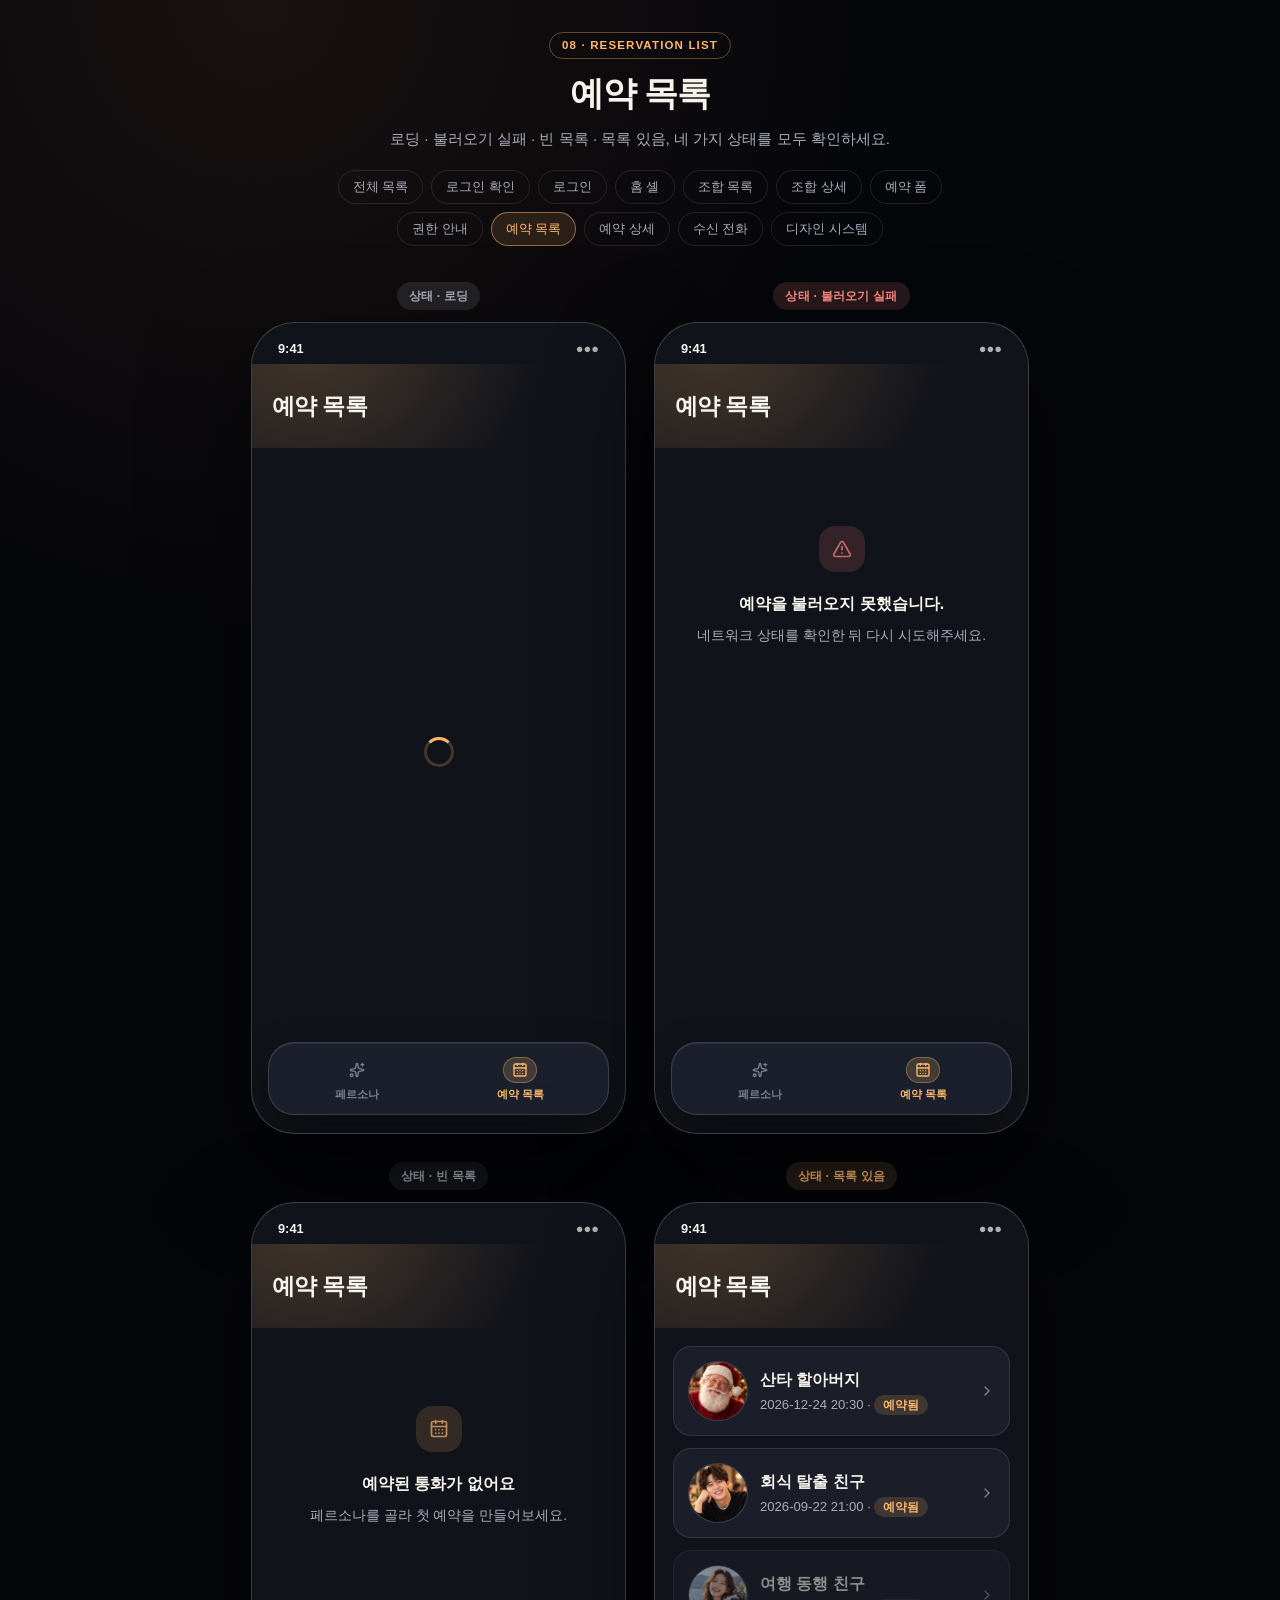
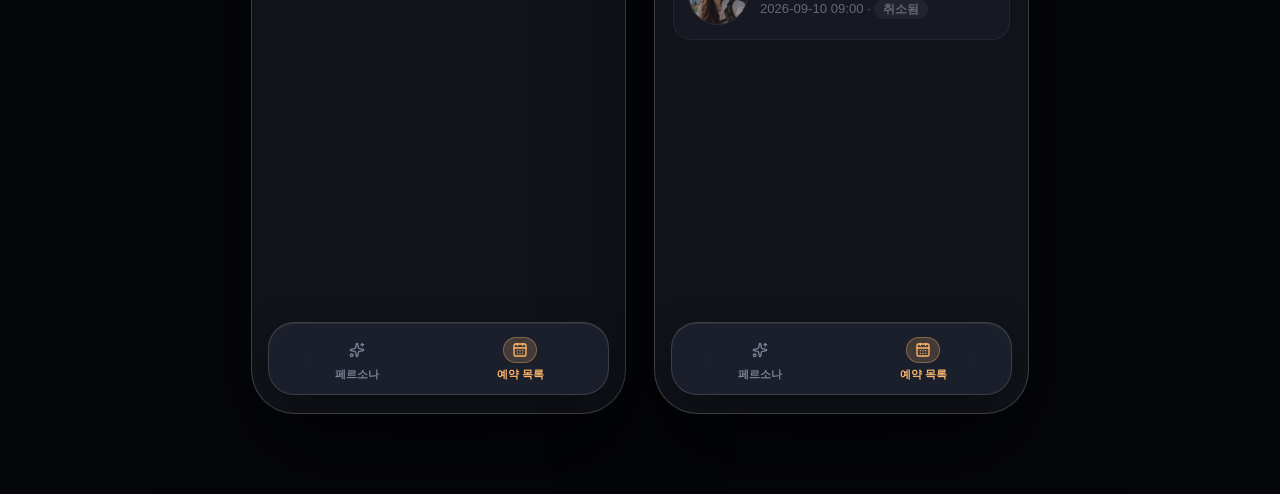
<file: design/mockups/reservation-list.html>
<!doctype html>
<html lang="ko">
  <head>
    <meta charset="utf-8" />
    <meta name="viewport" content="width=device-width, initial-scale=1" />
    <title>예약 목록 · OnCue 목업</title>
    <link rel="stylesheet" href="tokens.css" />
  </head>
  <body>
    <div class="mockup-page">
      <header class="mockup-header">
        <span class="mockup-kicker">08 · Reservation list</span>
        <h1>예약 목록</h1>
        <p>로딩 · 불러오기 실패 · 빈 목록 · 목록 있음, 네 가지 상태를 모두 확인하세요.</p>
        <nav class="mockup-nav">
          <a href="index.html">전체 목록</a>
          <a href="auth-gate.html">로그인 확인</a>
          <a href="login.html">로그인</a>
          <a href="home.html">홈 셸</a>
          <a href="combination-list.html">조합 목록</a>
          <a href="combination-detail.html">조합 상세</a>
          <a href="reservation-form.html">예약 폼</a>
          <a href="permission-guide.html">권한 안내</a>
          <a class="current" href="reservation-list.html">예약 목록</a>
          <a href="reservation-detail.html">예약 상세</a>
          <a href="incoming-call.html">수신 전화</a>
          <a href="design-system.html">디자인 시스템</a>
        </nav>
      </header>

      <div class="state-gallery">
        <section class="state-block">
          <span class="state-label is-loading">상태 · 로딩</span>
          <div class="phone-frame">
            <div class="status-bar"><span>9:41</span><span class="dot">●●●</span></div>
            <div class="header-banner">
              <h2>예약 목록</h2>
            </div>
            <div class="screen-body has-tab-bar is-centered">
              <div class="spinner" aria-hidden="true"></div>
            </div>
            <div class="tab-bar">
              <div class="tab-item">
                <span class="tab-icon-wrap"><svg class="icon icon-sm" viewBox="0 0 24 24" fill="none" stroke="currentColor" stroke-width="2" stroke-linecap="round" stroke-linejoin="round"><path d="M11.017 2.814a1 1 0 0 1 1.966 0l1.051 5.558a2 2 0 0 0 1.594 1.594l5.558 1.051a1 1 0 0 1 0 1.966l-5.558 1.051a2 2 0 0 0-1.594 1.594l-1.051 5.558a1 1 0 0 1-1.966 0l-1.051-5.558a2 2 0 0 0-1.594-1.594l-5.558-1.051a1 1 0 0 1 0-1.966l5.558-1.051a2 2 0 0 0 1.594-1.594z"/><path d="M20 2v4"/><path d="M22 4h-4"/><circle cx="4" cy="20" r="2"/></svg></span>
                페르소나
              </div>
              <div class="tab-item is-active">
                <span class="tab-icon-wrap"><svg class="icon icon-sm" viewBox="0 0 24 24" fill="none" stroke="currentColor" stroke-width="2" stroke-linecap="round" stroke-linejoin="round"><path d="M8 2v3"/><path d="M16 2v3"/><rect x="3" y="3" width="18" height="18" rx="2"/><path d="M3 9h18"/><path d="M8 13h.01"/><path d="M12 13h.01"/><path d="M16 13h.01"/><path d="M8 17h.01"/><path d="M12 17h.01"/><path d="M16 17h.01"/></svg></span>
                예약 목록
              </div>
            </div>
          </div>
        </section>

        <section class="state-block">
          <span class="state-label is-error">상태 · 불러오기 실패</span>
          <div class="phone-frame">
            <div class="status-bar"><span>9:41</span><span class="dot">●●●</span></div>
            <div class="header-banner">
              <h2>예약 목록</h2>
            </div>
            <div class="screen-body has-tab-bar">
              <div class="empty-state">
                <span class="icon-badge is-danger"><svg class="icon" viewBox="0 0 24 24" fill="none" stroke="currentColor" stroke-width="2" stroke-linecap="round" stroke-linejoin="round"><path d="m21.73 18-8-14a2 2 0 0 0-3.48 0l-8 14A2 2 0 0 0 4 21h16a2 2 0 0 0 1.73-3"/><path d="M12 9v4"/><path d="M12 17h.01"/></svg></span>
                <p style="margin: 10px 0 0; font-weight: 700; color: var(--text)">예약을 불러오지 못했습니다.</p>
                <p class="text-muted" style="margin: 0">네트워크 상태를 확인한 뒤 다시 시도해주세요.</p>
              </div>
            </div>
            <div class="tab-bar">
              <div class="tab-item">
                <span class="tab-icon-wrap"><svg class="icon icon-sm" viewBox="0 0 24 24" fill="none" stroke="currentColor" stroke-width="2" stroke-linecap="round" stroke-linejoin="round"><path d="M11.017 2.814a1 1 0 0 1 1.966 0l1.051 5.558a2 2 0 0 0 1.594 1.594l5.558 1.051a1 1 0 0 1 0 1.966l-5.558 1.051a2 2 0 0 0-1.594 1.594l-1.051 5.558a1 1 0 0 1-1.966 0l-1.051-5.558a2 2 0 0 0-1.594-1.594l-5.558-1.051a1 1 0 0 1 0-1.966l5.558-1.051a2 2 0 0 0 1.594-1.594z"/><path d="M20 2v4"/><path d="M22 4h-4"/><circle cx="4" cy="20" r="2"/></svg></span>
                페르소나
              </div>
              <div class="tab-item is-active">
                <span class="tab-icon-wrap"><svg class="icon icon-sm" viewBox="0 0 24 24" fill="none" stroke="currentColor" stroke-width="2" stroke-linecap="round" stroke-linejoin="round"><path d="M8 2v3"/><path d="M16 2v3"/><rect x="3" y="3" width="18" height="18" rx="2"/><path d="M3 9h18"/><path d="M8 13h.01"/><path d="M12 13h.01"/><path d="M16 13h.01"/><path d="M8 17h.01"/><path d="M12 17h.01"/><path d="M16 17h.01"/></svg></span>
                예약 목록
              </div>
            </div>
          </div>
        </section>

        <section class="state-block">
          <span class="state-label is-empty">상태 · 빈 목록</span>
          <div class="phone-frame">
            <div class="status-bar"><span>9:41</span><span class="dot">●●●</span></div>
            <div class="header-banner">
              <h2>예약 목록</h2>
            </div>
            <div class="screen-body has-tab-bar">
              <div class="empty-state">
                <span class="icon-badge is-accent"><svg class="icon" viewBox="0 0 24 24" fill="none" stroke="currentColor" stroke-width="2" stroke-linecap="round" stroke-linejoin="round"><path d="M8 2v3"/><path d="M16 2v3"/><rect x="3" y="3" width="18" height="18" rx="2"/><path d="M3 9h18"/><path d="M8 13h.01"/><path d="M12 13h.01"/><path d="M16 13h.01"/><path d="M8 17h.01"/><path d="M12 17h.01"/><path d="M16 17h.01"/></svg></span>
                <p style="margin: 10px 0 0; font-weight: 700; color: var(--text)">예약된 통화가 없어요</p>
                <p class="text-muted" style="margin: 0">페르소나를 골라 첫 예약을 만들어보세요.</p>
              </div>
            </div>
            <div class="tab-bar">
              <div class="tab-item">
                <span class="tab-icon-wrap"><svg class="icon icon-sm" viewBox="0 0 24 24" fill="none" stroke="currentColor" stroke-width="2" stroke-linecap="round" stroke-linejoin="round"><path d="M11.017 2.814a1 1 0 0 1 1.966 0l1.051 5.558a2 2 0 0 0 1.594 1.594l5.558 1.051a1 1 0 0 1 0 1.966l-5.558 1.051a2 2 0 0 0-1.594 1.594l-1.051 5.558a1 1 0 0 1-1.966 0l-1.051-5.558a2 2 0 0 0-1.594-1.594l-5.558-1.051a1 1 0 0 1 0-1.966l5.558-1.051a2 2 0 0 0 1.594-1.594z"/><path d="M20 2v4"/><path d="M22 4h-4"/><circle cx="4" cy="20" r="2"/></svg></span>
                페르소나
              </div>
              <div class="tab-item is-active">
                <span class="tab-icon-wrap"><svg class="icon icon-sm" viewBox="0 0 24 24" fill="none" stroke="currentColor" stroke-width="2" stroke-linecap="round" stroke-linejoin="round"><path d="M8 2v3"/><path d="M16 2v3"/><rect x="3" y="3" width="18" height="18" rx="2"/><path d="M3 9h18"/><path d="M8 13h.01"/><path d="M12 13h.01"/><path d="M16 13h.01"/><path d="M8 17h.01"/><path d="M12 17h.01"/><path d="M16 17h.01"/></svg></span>
                예약 목록
              </div>
            </div>
          </div>
        </section>

        <section class="state-block">
          <span class="state-label is-default">상태 · 목록 있음</span>
          <div class="phone-frame">
            <div class="status-bar"><span>9:41</span><span class="dot">●●●</span></div>
            <div class="header-banner">
              <h2>예약 목록</h2>
            </div>
            <div class="screen-body has-tab-bar stack-12">
              <div class="card">
                <div class="card-row is-centered">
                  <div class="avatar is-round"><img src="images/personas/santa.png" alt="산타 할아버지" /></div>
                  <div>
                    <p class="list-title">산타 할아버지</p>
                    <p class="list-sub">2026-12-24 20:30 · <span class="status-chip is-scheduled">예약됨</span></p>
                  </div>
                  <svg class="icon icon-sm chevron" viewBox="0 0 24 24" fill="none" stroke="currentColor" stroke-width="2" stroke-linecap="round" stroke-linejoin="round"><path d="m9 18 6-6-6-6"/></svg>
                </div>
              </div>
              <div class="card">
                <div class="card-row is-centered">
                  <div class="avatar is-round"><img src="images/personas/friend.png" alt="회식 탈출 친구" /></div>
                  <div>
                    <p class="list-title">회식 탈출 친구</p>
                    <p class="list-sub">2026-09-22 21:00 · <span class="status-chip is-scheduled">예약됨</span></p>
                  </div>
                  <svg class="icon icon-sm chevron" viewBox="0 0 24 24" fill="none" stroke="currentColor" stroke-width="2" stroke-linecap="round" stroke-linejoin="round"><path d="m9 18 6-6-6-6"/></svg>
                </div>
              </div>
              <div class="card" style="opacity: 0.55">
                <div class="card-row is-centered">
                  <div class="avatar is-round"><img src="images/personas/travel-friend.png" alt="여행 동행 친구" /></div>
                  <div>
                    <p class="list-title">여행 동행 친구</p>
                    <p class="list-sub">2026-09-10 09:00 · <span class="status-chip is-cancelled">취소됨</span></p>
                  </div>
                  <svg class="icon icon-sm chevron" viewBox="0 0 24 24" fill="none" stroke="currentColor" stroke-width="2" stroke-linecap="round" stroke-linejoin="round"><path d="m9 18 6-6-6-6"/></svg>
                </div>
              </div>
            </div>
            <div class="tab-bar">
              <div class="tab-item">
                <span class="tab-icon-wrap"><svg class="icon icon-sm" viewBox="0 0 24 24" fill="none" stroke="currentColor" stroke-width="2" stroke-linecap="round" stroke-linejoin="round"><path d="M11.017 2.814a1 1 0 0 1 1.966 0l1.051 5.558a2 2 0 0 0 1.594 1.594l5.558 1.051a1 1 0 0 1 0 1.966l-5.558 1.051a2 2 0 0 0-1.594 1.594l-1.051 5.558a1 1 0 0 1-1.966 0l-1.051-5.558a2 2 0 0 0-1.594-1.594l-5.558-1.051a1 1 0 0 1 0-1.966l5.558-1.051a2 2 0 0 0 1.594-1.594z"/><path d="M20 2v4"/><path d="M22 4h-4"/><circle cx="4" cy="20" r="2"/></svg></span>
                페르소나
              </div>
              <div class="tab-item is-active">
                <span class="tab-icon-wrap"><svg class="icon icon-sm" viewBox="0 0 24 24" fill="none" stroke="currentColor" stroke-width="2" stroke-linecap="round" stroke-linejoin="round"><path d="M8 2v3"/><path d="M16 2v3"/><rect x="3" y="3" width="18" height="18" rx="2"/><path d="M3 9h18"/><path d="M8 13h.01"/><path d="M12 13h.01"/><path d="M16 13h.01"/><path d="M8 17h.01"/><path d="M12 17h.01"/><path d="M16 17h.01"/></svg></span>
                예약 목록
              </div>
            </div>
          </div>
        </section>
      </div>
    </div>
  </body>
</html>
</file>
<file: design/mockups/tokens.css>
/* OnCue mobile design mockups — shared tokens & components
   Palette lifted from ../../index.html so the app matches the landing page. */

:root {
  color-scheme: dark;
  --background: #11131a;
  --surface: #1b1e29;
  --surface-light: #252a39;
  --surface-raised: #2c3243;
  --text: #f7f4ed;
  --muted: #a8adbb;
  --muted-strong: #7d8296;
  --accent: #ffb86b;
  --accent-strong: #ff8f5b;
  --danger: #ff8a80;
  --danger-strong: #ff6b6b;
  --success: #8fd9a8;
  --line: rgba(255, 255, 255, 0.1);
  --line-strong: rgba(255, 255, 255, 0.18);
  --shadow-frame: 0 40px 100px rgba(0, 0, 0, 0.55);
}

* {
  box-sizing: border-box;
}

html,
body {
  margin: 0;
  padding: 0;
}

body {
  background: radial-gradient(circle at 20% 0%, rgba(255, 143, 91, 0.08), transparent 40rem), #05060a;
  color: var(--text);
  font-family: "Apple SD Gothic Neo", "Noto Sans KR", -apple-system, sans-serif;
  line-height: 1.5;
  padding: 32px 16px 80px;
}

a {
  color: var(--accent);
}

/* ---------- Mockup page chrome (not part of the app itself) ---------- */

.mockup-page {
  width: min(100% - 8px, 1160px);
  margin: 0 auto;
}

.mockup-header {
  max-width: 640px;
  margin: 0 auto 36px;
  text-align: center;
}

.mockup-kicker {
  display: inline-block;
  margin-bottom: 10px;
  border: 1px solid rgba(255, 184, 107, 0.35);
  border-radius: 999px;
  padding: 4px 12px;
  color: var(--accent);
  font-size: 0.72rem;
  font-weight: 700;
  letter-spacing: 0.1em;
  text-transform: uppercase;
}

.mockup-header h1 {
  margin: 0 0 8px;
  font-size: clamp(1.6rem, 3vw, 2.1rem);
  letter-spacing: -0.03em;
}

.mockup-header p {
  margin: 0;
  color: var(--muted);
  font-size: 0.95rem;
}

.mockup-nav {
  display: flex;
  flex-wrap: wrap;
  justify-content: center;
  gap: 8px;
  margin: 20px 0 0;
}

.mockup-nav a {
  border: 1px solid var(--line);
  border-radius: 999px;
  padding: 6px 14px;
  color: var(--muted);
  font-size: 0.82rem;
  text-decoration: none;
}

.mockup-nav a:hover {
  border-color: rgba(255, 184, 107, 0.4);
  color: var(--accent);
}

.mockup-nav a.current {
  border-color: rgba(255, 184, 107, 0.5);
  background: rgba(255, 184, 107, 0.12);
  color: var(--accent);
}

.state-gallery {
  display: flex;
  flex-wrap: wrap;
  justify-content: center;
  gap: 28px;
}

.state-block {
  display: flex;
  flex-direction: column;
  align-items: center;
  gap: 12px;
}

.state-label {
  display: inline-flex;
  align-items: center;
  gap: 6px;
  border-radius: 999px;
  padding: 5px 12px;
  font-size: 0.76rem;
  font-weight: 700;
  letter-spacing: 0.02em;
}

.state-label.is-default {
  background: rgba(255, 184, 107, 0.14);
  color: var(--accent);
}

.state-label.is-loading {
  background: rgba(168, 173, 187, 0.14);
  color: var(--muted);
}

.state-label.is-error {
  background: rgba(255, 138, 128, 0.14);
  color: var(--danger);
}

.state-label.is-empty {
  background: rgba(168, 173, 187, 0.1);
  color: var(--muted);
}

.state-note {
  max-width: 340px;
  margin: -4px 0 0;
  color: var(--muted-strong);
  font-size: 0.78rem;
  text-align: center;
}

/* ---------- Phone frame ---------- */

.phone-frame {
  position: relative;
  width: 375px;
  height: 812px;
  overflow: hidden;
  border: 1px solid var(--line-strong);
  border-radius: 44px;
  background: var(--background);
  box-shadow: var(--shadow-frame);
  display: flex;
  flex-direction: column;
}

.status-bar {
  display: flex;
  flex-shrink: 0;
  align-items: center;
  justify-content: space-between;
  padding: 16px 26px 6px;
  color: var(--text);
  font-size: 0.8rem;
  font-weight: 600;
}

.status-bar .dot {
  opacity: 0.7;
}

.app-bar {
  display: flex;
  flex-shrink: 0;
  align-items: center;
  gap: 11px;
  padding: 6px 18px 14px;
  border-bottom: 1px solid var(--line);
}

.app-bar .back {
  color: var(--muted);
  font-size: 1.9rem;
  line-height: 1;
}

.app-bar h2 {
  margin: 0;
  font-size: 1.08rem;
  font-weight: 700;
  letter-spacing: -0.01em;
}

.screen-body {
  flex: 1;
  overflow: hidden;
  padding: 18px 18px 0;
}

.screen-body.is-centered {
  display: flex;
  flex-direction: column;
  align-items: center;
  justify-content: center;
  text-align: center;
  gap: 14px;
  padding-bottom: 40px;
}

.screen-body.no-scroll {
  overflow: hidden;
}

.screen-body.has-tab-bar {
  padding-bottom: 96px;
}

/* ---------- Header banner (top-level tab screens) ---------- */

.header-banner {
  position: relative;
  flex-shrink: 0;
  display: flex;
  align-items: center;
  min-height: 84px;
  padding: 0 20px;
  background: radial-gradient(circle at 15% -60%, rgba(255, 184, 107, 0.24), transparent 70%);
}

.header-banner .eyebrow {
  display: block;
  margin-bottom: 6px;
  color: var(--accent);
  font-size: 0.72rem;
  font-weight: 700;
  letter-spacing: 0.1em;
  text-transform: uppercase;
}

.header-banner h2 {
  margin: 0;
  font-size: 1.42rem;
  font-weight: 800;
  letter-spacing: -0.03em;
}

.header-banner p {
  margin: 0;
  color: var(--muted);
  font-size: 0.84rem;
}

.header-banner-row {
  display: flex;
  align-items: flex-start;
  justify-content: space-between;
  gap: 10px;
}

/* ---------- Buttons & fields ---------- */

.btn-primary,
.btn-outline,
.btn-text {
  display: inline-flex;
  align-items: center;
  justify-content: center;
  gap: 6px;
  width: 100%;
  border-radius: 14px;
  padding: 13px 18px;
  font-size: 0.94rem;
  font-weight: 700;
  text-decoration: none;
  border: none;
  cursor: default;
}

.btn-primary {
  background: linear-gradient(135deg, var(--accent), var(--accent-strong));
  color: #281718;
}

.btn-outline {
  background: transparent;
  border: 1px solid var(--line-strong);
  color: var(--text);
}

.btn-text {
  background: transparent;
  color: var(--muted);
  font-weight: 600;
  padding: 10px 12px;
}

.btn-primary.is-disabled,
.btn-outline.is-disabled,
.btn-text.is-disabled {
  opacity: 0.4;
}

.btn-danger-text {
  color: var(--danger);
}

.field {
  margin-bottom: 14px;
}

.field label {
  display: block;
  margin-bottom: 6px;
  color: var(--muted);
  font-size: 0.78rem;
  font-weight: 600;
}

.field .input,
.field .textarea {
  border: 1px solid var(--line-strong);
  border-radius: 12px;
  background: var(--surface);
  padding: 12px 14px;
  color: var(--text);
  font-size: 0.9rem;
}

.field .textarea {
  min-height: 64px;
  color: var(--muted-strong);
  line-height: 1.5;
}

.field .input.has-value,
.field .textarea.has-value {
  color: var(--text);
}

.field-hint {
  margin: 6px 0 0;
  color: var(--muted-strong);
  font-size: 0.74rem;
}

/* ---------- Cards, lists ---------- */

.card {
  border: 1px solid var(--line);
  border-radius: 18px;
  background: var(--surface);
  padding: 14px;
}

.card-row {
  display: flex;
  align-items: flex-start;
  gap: 12px;
}

.card-row.is-centered {
  align-items: center;
}

.avatar {
  flex-shrink: 0;
  width: 60px;
  height: 60px;
  border-radius: 16px;
  overflow: hidden;
  background: var(--surface-light);
  border: 1px solid var(--line);
}

.avatar img {
  width: 100%;
  height: 100%;
  object-fit: cover;
}

.avatar.is-round {
  border-radius: 50%;
}

.persona-hero {
  position: relative;
  overflow: hidden;
  border-radius: 20px;
  aspect-ratio: 16 / 9;
  background: var(--surface);
}

.persona-hero img {
  width: 100%;
  height: 100%;
  object-fit: cover;
}

.persona-hero::after {
  content: "";
  position: absolute;
  inset: 0;
  background: linear-gradient(180deg, rgba(17, 19, 26, 0) 55%, rgba(17, 19, 26, 0.55));
}

/* ---------- Icons (Lucide, inlined) ---------- */

.icon {
  width: 20px;
  height: 20px;
  flex-shrink: 0;
  display: inline-block;
  vertical-align: middle;
}

.icon-sm {
  width: 16px;
  height: 16px;
}

.icon-lg {
  width: 30px;
  height: 30px;
}

.icon-badge {
  display: grid;
  place-items: center;
  width: 46px;
  height: 46px;
  border-radius: 16px;
  flex-shrink: 0;
}

.icon-badge.is-accent {
  background: rgba(255, 184, 107, 0.14);
  color: var(--accent);
}

.icon-badge.is-muted {
  background: rgba(168, 173, 187, 0.12);
  color: var(--muted);
}

.icon-badge.is-danger {
  background: rgba(255, 138, 128, 0.14);
  color: var(--danger);
}

.error-banner .icon,
.error-text-row .icon {
  color: var(--danger);
}

.list-title {
  margin: 0;
  font-size: 0.98rem;
  font-weight: 700;
}

.list-sub {
  margin: 3px 0 0;
  color: var(--muted);
  font-size: 0.82rem;
  line-height: 1.4;
}

.chevron {
  margin-left: auto;
  color: var(--muted-strong);
}

.status-chip {
  display: inline-flex;
  align-items: center;
  border-radius: 999px;
  padding: 2px 9px;
  font-size: 0.72rem;
  font-weight: 700;
}

.status-chip.is-scheduled {
  background: rgba(255, 184, 107, 0.16);
  color: var(--accent);
}

.status-chip.is-cancelled {
  background: rgba(168, 173, 187, 0.14);
  color: var(--muted);
}

.detail-row {
  display: flex;
  gap: 14px;
  padding: 9px 0;
  border-bottom: 1px solid var(--line);
  font-size: 0.86rem;
}

.detail-row .k {
  flex: 0 0 96px;
  color: var(--muted);
}

.detail-row .v {
  color: var(--text);
}

/* ---------- Empty / loading / error ---------- */

.spinner {
  width: 30px;
  height: 30px;
  border-radius: 50%;
  border: 3px solid rgba(255, 184, 107, 0.22);
  border-top-color: var(--accent);
  animation: spin 0.9s linear infinite;
}

@keyframes spin {
  to {
    transform: rotate(360deg);
  }
}

.empty-state {
  display: flex;
  flex-direction: column;
  align-items: center;
  gap: 10px;
  padding: 60px 20px;
  text-align: center;
  color: var(--muted);
}

.empty-state .icon {
  font-size: 2rem;
  opacity: 0.7;
}

.error-text {
  margin: 0;
  color: var(--danger);
  font-size: 0.84rem;
  line-height: 1.5;
}

.error-banner {
  display: flex;
  gap: 8px;
  align-items: flex-start;
  border: 1px solid rgba(255, 138, 128, 0.35);
  border-radius: 12px;
  background: rgba(255, 138, 128, 0.08);
  padding: 10px 12px;
  margin-bottom: 14px;
}

.error-banner .error-text {
  flex: 1;
}

/* ---------- Snackbar / dialog ---------- */

.snackbar {
  position: absolute;
  left: 16px;
  right: 16px;
  bottom: 96px;
  z-index: 25;
  display: flex;
  align-items: center;
  gap: 10px;
  border-radius: 12px;
  background: var(--surface-raised);
  border: 1px solid var(--line-strong);
  padding: 12px 14px;
  font-size: 0.84rem;
  line-height: 1.4;
  box-shadow: 0 12px 30px rgba(0, 0, 0, 0.35);
}

.snackbar .icon {
  flex-shrink: 0;
  color: var(--muted);
}

.snackbar.is-error {
  border-color: rgba(255, 138, 128, 0.4);
  background: rgba(255, 138, 128, 0.14);
}

.snackbar.is-error .icon {
  color: var(--danger);
}

.snackbar.is-success {
  border-color: rgba(143, 217, 168, 0.4);
  background: rgba(143, 217, 168, 0.14);
}

.snackbar.is-success .icon {
  color: var(--success);
}

.snackbar.is-info {
  border-color: rgba(255, 184, 107, 0.4);
  background: rgba(255, 184, 107, 0.14);
}

.snackbar.is-info .icon {
  color: var(--accent);
}

.loading-overlay {
  position: absolute;
  inset: 0;
  z-index: 30;
  display: flex;
  align-items: center;
  justify-content: center;
  background: rgba(5, 6, 10, 0.55);
}

.dialog-overlay {
  position: absolute;
  inset: 0;
  background: rgba(5, 6, 10, 0.6);
  display: flex;
  align-items: center;
  justify-content: center;
  padding: 24px;
}

.dialog-box {
  width: 100%;
  border-radius: 18px;
  background: var(--surface-light);
  border: 1px solid var(--line-strong);
  padding: 20px;
  box-shadow: 0 20px 60px rgba(0, 0, 0, 0.5);
}

.dialog-box h3 {
  margin: 0 0 8px;
  font-size: 1rem;
}

.dialog-box p {
  margin: 0 0 18px;
  color: var(--muted);
  font-size: 0.86rem;
  line-height: 1.5;
}

.dialog-actions {
  display: flex;
  justify-content: flex-end;
  gap: 8px;
}

.dialog-actions .btn-text,
.dialog-actions .btn-primary {
  width: auto;
  padding: 9px 14px;
}

/* ---------- Tab bar ---------- */

.tab-bar {
  position: absolute;
  left: 16px;
  right: 16px;
  bottom: 18px;
  z-index: 5;
  display: flex;
  gap: 4px;
  border-radius: 26px;
  padding: 8px;
  background: rgba(37, 42, 57, 0.55);
  border: 1px solid rgba(255, 255, 255, 0.14);
  backdrop-filter: blur(22px) saturate(160%);
  -webkit-backdrop-filter: blur(22px) saturate(160%);
  box-shadow:
    0 18px 40px rgba(0, 0, 0, 0.35),
    inset 0 1px 0 rgba(255, 255, 255, 0.08);
}

.tab-item {
  flex: 1;
  display: flex;
  flex-direction: column;
  align-items: center;
  gap: 3px;
  padding: 6px 0 4px;
  border-radius: 18px;
  color: var(--muted-strong);
  font-size: 0.68rem;
  font-weight: 600;
  transition: color 160ms ease;
}

.tab-item .tab-icon-wrap {
  display: grid;
  place-items: center;
  width: 34px;
  height: 26px;
  border-radius: 13px;
}

.tab-item.is-active {
  color: var(--accent);
}

.tab-item.is-active .tab-icon-wrap {
  background: rgba(255, 184, 107, 0.18);
  box-shadow: inset 0 0 0 1px rgba(255, 184, 107, 0.35);
}

/* ---------- Utility ---------- */

.stack-8 > * + * {
  margin-top: 8px;
}

.stack-12 > * + * {
  margin-top: 12px;
}

.stack-16 > * + * {
  margin-top: 16px;
}

.text-muted {
  color: var(--muted);
  font-size: 0.86rem;
}

.text-hint {
  color: var(--muted-strong);
  font-size: 0.78rem;
}

.pill-note {
  border-left: 2px solid var(--accent);
  padding-left: 10px;
  color: var(--muted);
  font-size: 0.78rem;
  line-height: 1.5;
}

@media (max-width: 420px) {
  .phone-frame {
    width: 100%;
    max-width: 375px;
    height: 780px;
  }
}
</file>
